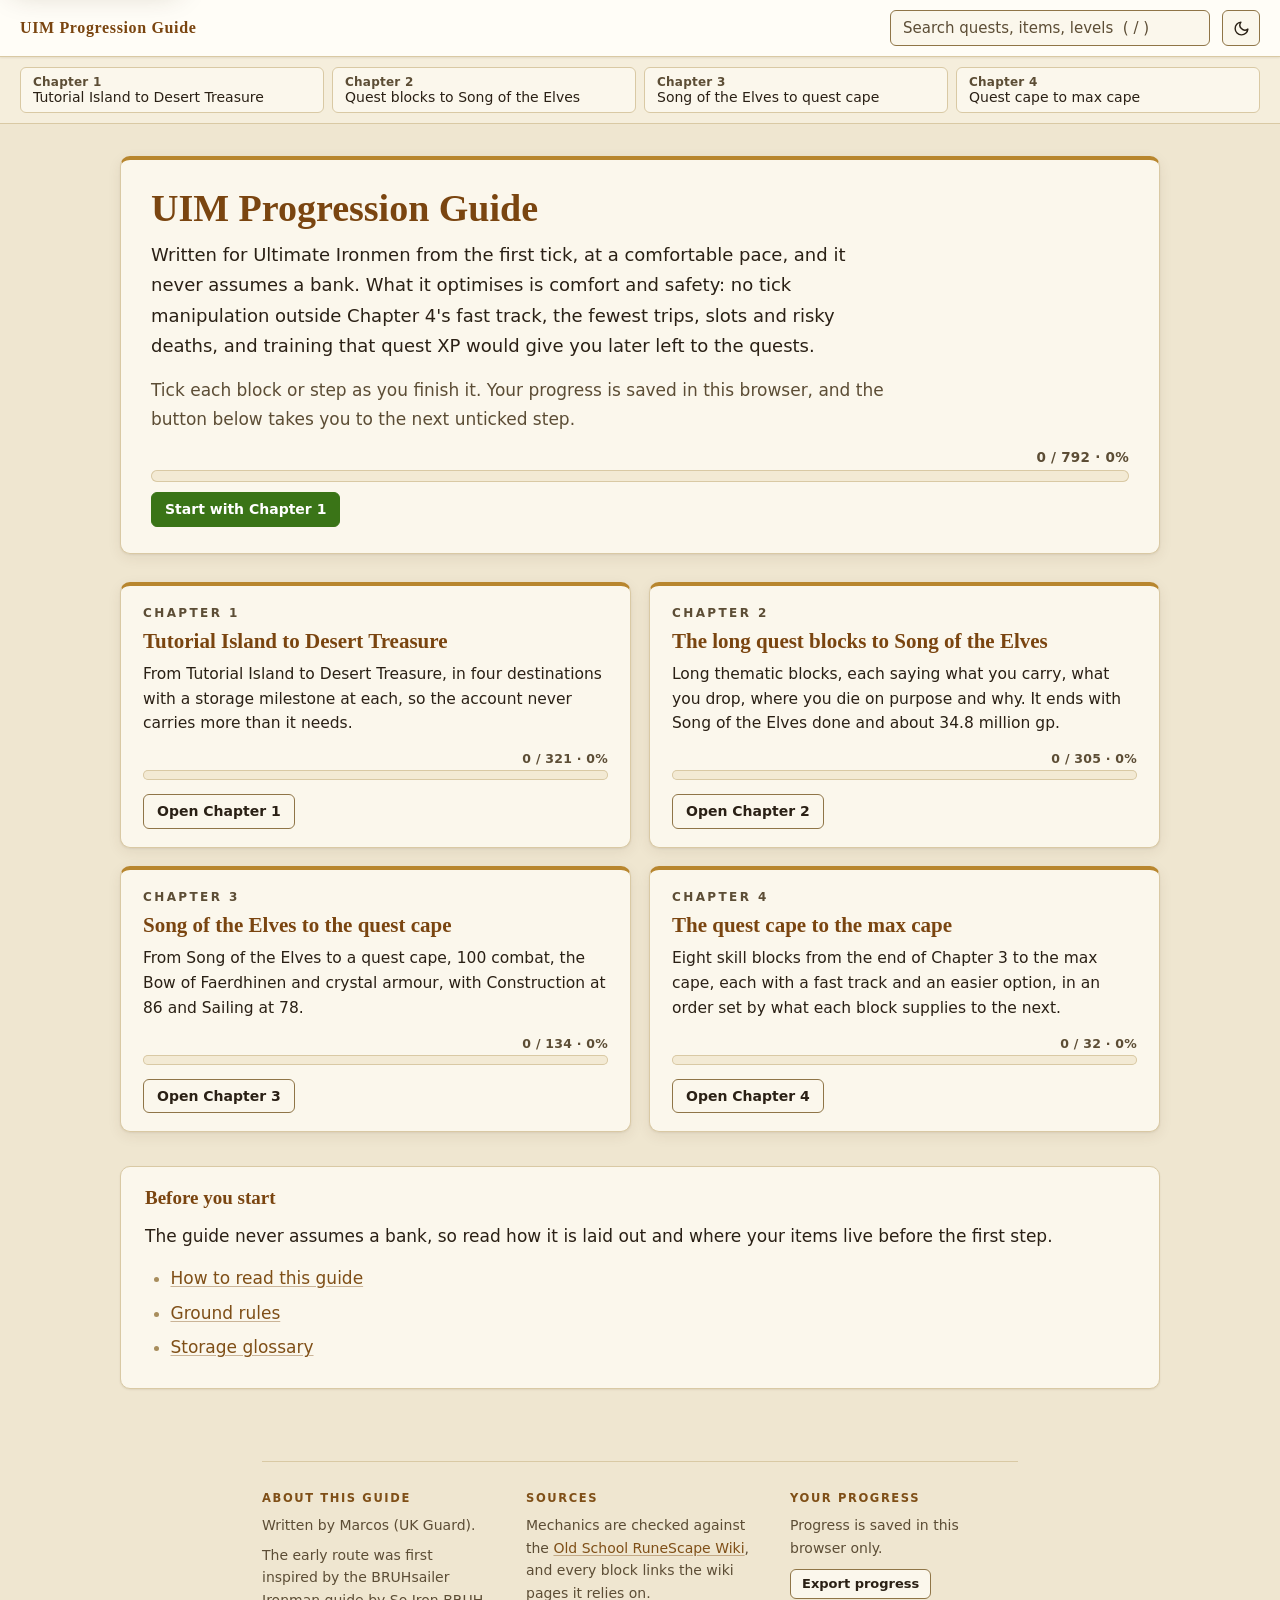
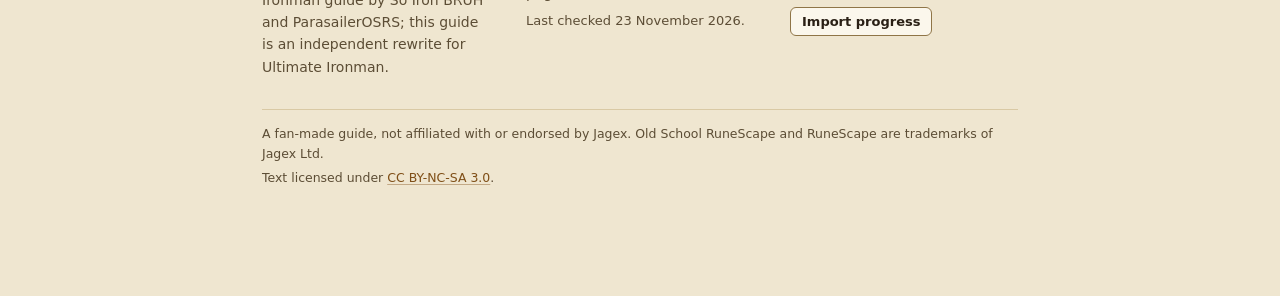
<file: index.html>
<!DOCTYPE html>
<html lang="en">
<head>
<meta charset="utf-8">
<meta http-equiv="Content-Security-Policy" content="default-src 'self'; script-src 'self'; style-src 'self' https://fonts.googleapis.com; font-src https://fonts.gstatic.com; img-src 'self' data:; connect-src 'self'; object-src 'none'; base-uri 'none'; form-action 'none'; upgrade-insecure-requests">
<meta name="referrer" content="strict-origin-when-cross-origin">
<meta name="viewport" content="width=device-width, initial-scale=1">
<title>UIM Progression Guide: Ultimate Ironman from Tutorial Island to the max cape</title>
<meta name="description" content="A comfort-first Ultimate Ironman progression guide for Old School RuneScape, from Tutorial Island to the max cape, with no bank assumed and every step checked against the OSRS Wiki.">
<meta name="author" content="Marcos (UK Guard)">
<link rel="canonical" href="https://uimguide.github.io/uim-guide/">
<meta property="og:type" content="website">
<meta property="og:site_name" content="UIM Progression Guide">
<meta property="og:title" content="UIM Progression Guide: Ultimate Ironman from Tutorial Island to the max cape">
<meta property="og:description" content="A comfort-first Ultimate Ironman progression guide for Old School RuneScape, from Tutorial Island to the max cape, with no bank assumed and every step checked against the OSRS Wiki.">
<meta property="og:url" content="https://uimguide.github.io/uim-guide/">
<meta property="og:image" content="https://uimguide.github.io/uim-guide/og-image.png">
<meta property="og:image:width" content="1200">
<meta property="og:image:height" content="630">
<meta property="og:image:alt" content="UIM Progression Guide: an Ultimate Ironman route for Old School RuneScape, from the first tick to the max cape.">
<meta name="twitter:card" content="summary_large_image">
<meta name="twitter:image" content="https://uimguide.github.io/uim-guide/og-image.png">
<meta name="theme-color" content="#efe6d0" media="(prefers-color-scheme: light)">
<meta name="theme-color" content="#16120c" media="(prefers-color-scheme: dark)">
<link rel="icon" href="favicon-32.png" sizes="32x32" type="image/png">
<link rel="icon" href="favicon.svg" type="image/svg+xml">
<link rel="apple-touch-icon" href="apple-touch-icon.png">
<script src="assets/theme.js"></script>
<link rel="preconnect" href="https://fonts.googleapis.com">
<link href="https://fonts.googleapis.com/css2?family=Cinzel:wght@600;700&family=Inter:wght@400..700&display=swap" rel="stylesheet">
<link rel="stylesheet" href="assets/style.css">
</head>
<body class="home">
<a class="skip" href="#main">Skip to content</a>
<div class="topbar">
  
  <a class="brand" href="index.html">UIM Progression Guide</a>
  <div class="grow"></div>
  <div class="search" role="search"><label class="sr" for="q">Search the guide</label><input id="q" type="search" placeholder="Search quests, items, levels  ( / )" autocomplete="off"><div class="sresults" id="sresults" hidden></div></div>
  <button id="theme" type="button" aria-label="Switch theme"></button>
  
</div>
<nav class="chapbar" aria-label="Chapters"><a href="chapter-1.html" title="Chapter 1: Tutorial Island to Desert Treasure"><span class="cn">Chapter 1</span><span class="ct">Tutorial Island to Desert Treasure</span></a><a href="chapter-2.html" title="Chapter 2: Quest blocks to Song of the Elves"><span class="cn">Chapter 2</span><span class="ct">Quest blocks to Song of the Elves</span></a><a href="chapter-3.html" title="Chapter 3: Song of the Elves to quest cape"><span class="cn">Chapter 3</span><span class="ct">Song of the Elves to quest cape</span></a><a href="chapter-4.html" title="Chapter 4: Quest cape to max cape"><span class="cn">Chapter 4</span><span class="ct">Quest cape to max cape</span></a></nav>
<main class="main" id="main" tabindex="-1">
  <section class="hero">
    <h1>UIM Progression Guide</h1>
    <p class="lede">Written for Ultimate Ironmen from the first tick, at a comfortable pace, and it never assumes a bank. What it optimises is comfort and safety: no tick manipulation outside Chapter 4's fast track, the fewest trips, slots and risky deaths, and training that quest XP would give you later left to the quests.</p>
    <p>Tick each block or step as you finish it. Your progress is saved in this browser, and the button below takes you to the next unticked step.</p>
    <div class="xpbar" id="allbar"><span class="xpfill"></span><span class="xplabel"></span></div>
    <div class="hero-actions"><a class="btn primary" id="go" href="chapter-1.html">Start with Chapter 1</a></div>
  </section>
  <div class="chgrid"><article class="chcard" data-ch="ch1" data-total="321">
  <span class="kicker">Chapter 1</span>
  <h2>Tutorial Island to Desert Treasure</h2>
  <p>From Tutorial Island to Desert Treasure, in four destinations with a storage milestone at each, so the account never carries more than it needs.</p>
  <div class="xpbar"><span class="xpfill"></span><span class="xplabel"></span></div>
  <a class="btn" href="chapter-1.html">Open Chapter 1</a>
</article><article class="chcard" data-ch="ch2" data-total="305">
  <span class="kicker">Chapter 2</span>
  <h2>The long quest blocks to Song of the Elves</h2>
  <p>Long thematic blocks, each saying what you carry, what you drop, where you die on purpose and why. It ends with Song of the Elves done and about 34.8 million gp.</p>
  <div class="xpbar"><span class="xpfill"></span><span class="xplabel"></span></div>
  <a class="btn" href="chapter-2.html">Open Chapter 2</a>
</article><article class="chcard" data-ch="ch3" data-total="134">
  <span class="kicker">Chapter 3</span>
  <h2>Song of the Elves to the quest cape</h2>
  <p>From Song of the Elves to a quest cape, 100 combat, the Bow of Faerdhinen and crystal armour, with Construction at 86 and Sailing at 78.</p>
  <div class="xpbar"><span class="xpfill"></span><span class="xplabel"></span></div>
  <a class="btn" href="chapter-3.html">Open Chapter 3</a>
</article><article class="chcard" data-ch="ch4" data-total="32">
  <span class="kicker">Chapter 4</span>
  <h2>The quest cape to the max cape</h2>
  <p>Eight skill blocks from the end of Chapter 3 to the max cape, each with a fast track and an easier option, in an order set by what each block supplies to the next.</p>
  <div class="xpbar"><span class="xpfill"></span><span class="xplabel"></span></div>
  <a class="btn" href="chapter-4.html">Open Chapter 4</a>
</article></div>
  <section class="homebox">
    <h2>Before you start</h2>
    <p>The guide never assumes a bank, so read how it is laid out and where your items live before the first step.</p>
    <ul><li><a href="chapter-1.html#ch1-s1-h">How to read this guide</a></li><li><a href="chapter-1.html#ch1-b1-h">Ground rules</a></li><li><a href="chapter-1.html#ch1-b4-h">Storage glossary</a></li></ul>
  </section>
  <footer class="site-footer">
  <div class="sf-grid">
    <section class="sf-col" aria-labelledby="sf-about">
      <h2 class="sf-h" id="sf-about">About this guide</h2>
      <p>Written by Marcos (UK Guard).</p>
      <p>The early route was first inspired by the BRUHsailer Ironman guide by So Iron BRUH and ParasailerOSRS; this guide is an independent rewrite for Ultimate Ironman.</p>
    </section>
    <section class="sf-col" aria-labelledby="sf-sources">
      <h2 class="sf-h" id="sf-sources">Sources</h2>
      <p>Mechanics are checked against the <a href="https://oldschool.runescape.wiki/">Old School RuneScape Wiki</a>, and every block links the wiki pages it relies on.</p>
      <p class="sf-meta">Last checked 23 November 2026.</p>
    </section>
    <section class="sf-col" aria-labelledby="sf-progress">
      <h2 class="sf-h" id="sf-progress">Your progress</h2>
      <p>Progress is saved in this browser only.</p>
      <div class="sf-actions"><button type="button" data-progress="export">Export progress</button><button type="button" data-progress="import">Import progress</button><input type="file" id="progress-file" accept=".json,application/json" hidden></div>
      <p class="sf-status" id="progress-status" role="status" aria-live="polite"></p>
    </section>
  </div>
  <div class="sf-legal">
    <p>A fan-made guide, not affiliated with or endorsed by Jagex. Old School RuneScape and RuneScape are trademarks of Jagex Ltd.</p>
    <p>Text licensed under <a href="https://creativecommons.org/licenses/by-nc-sa/3.0/" rel="license noopener">CC BY-NC-SA 3.0</a>.</p>
  </div>
</footer>
</main>
<script src="assets/site.js"></script>
<script src="assets/home.js"></script>
<script src="assets/ux.js"></script>
</body>
</html>
</file>
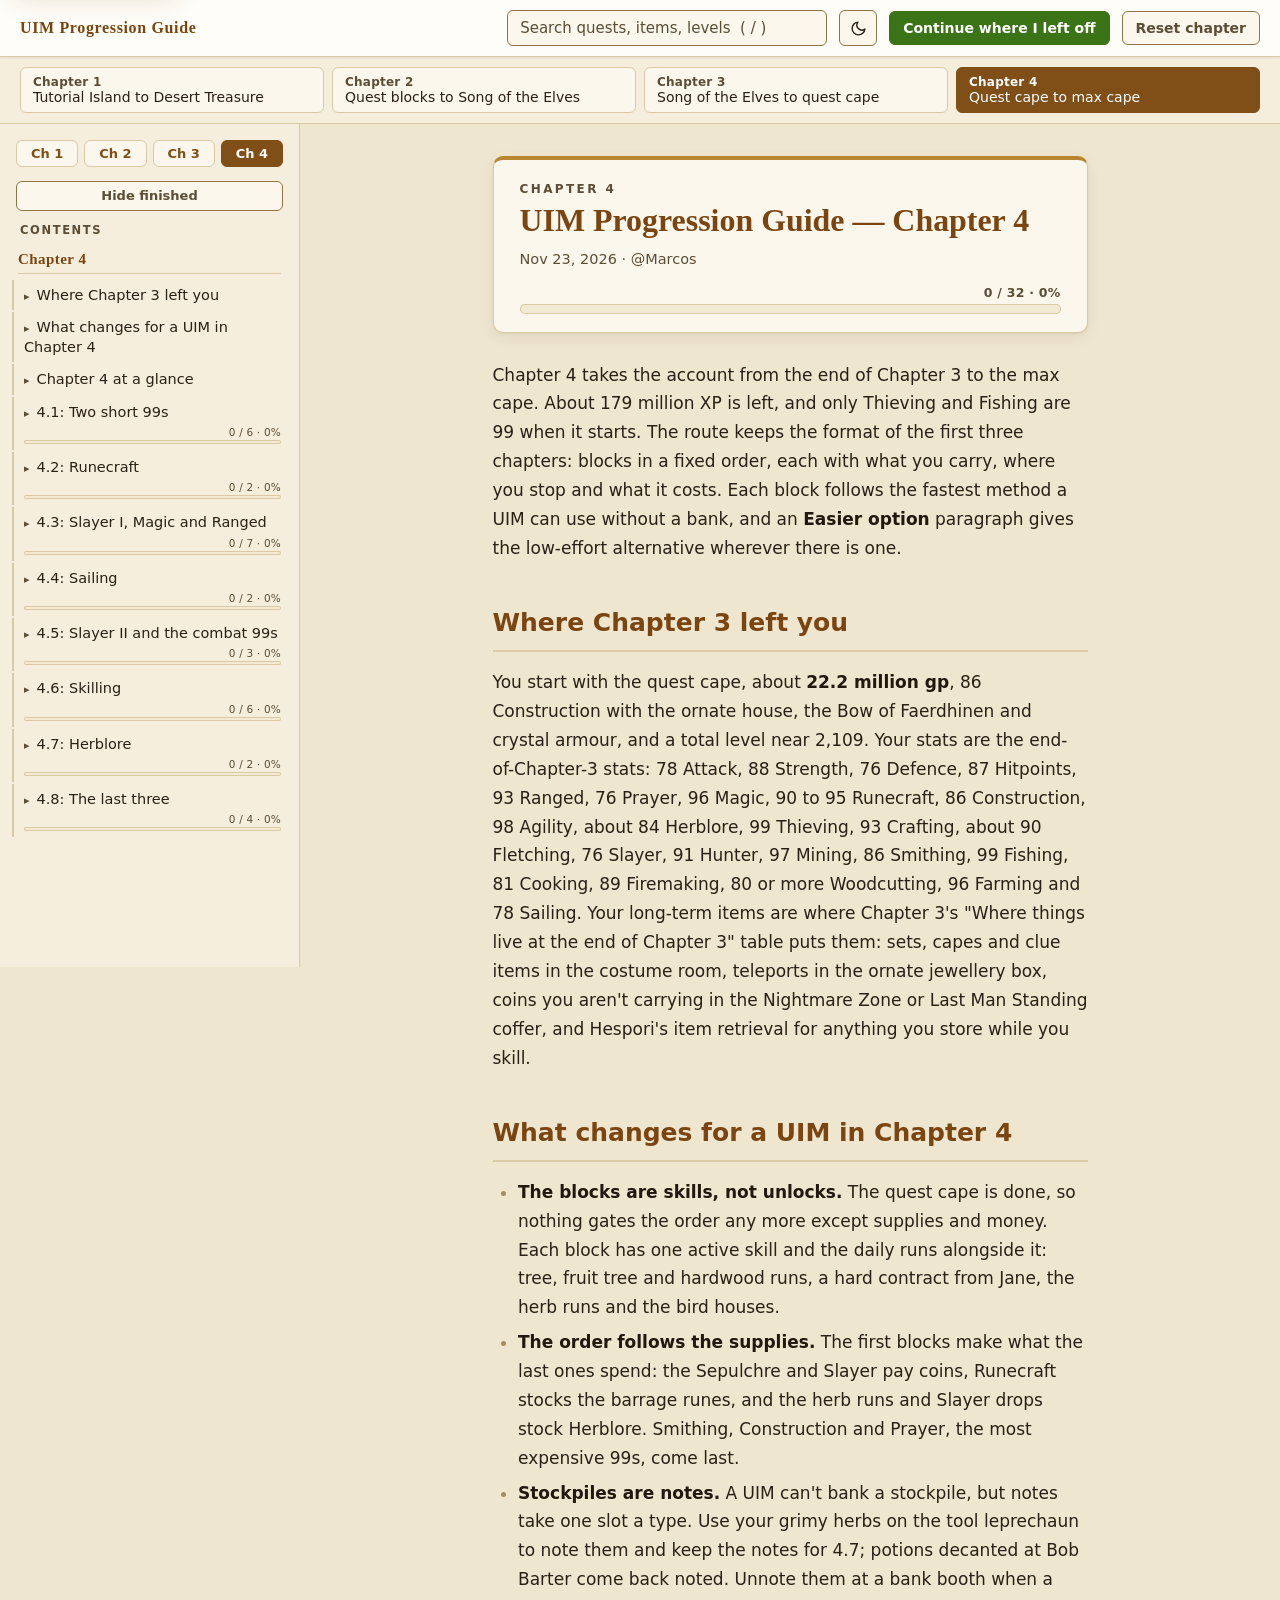
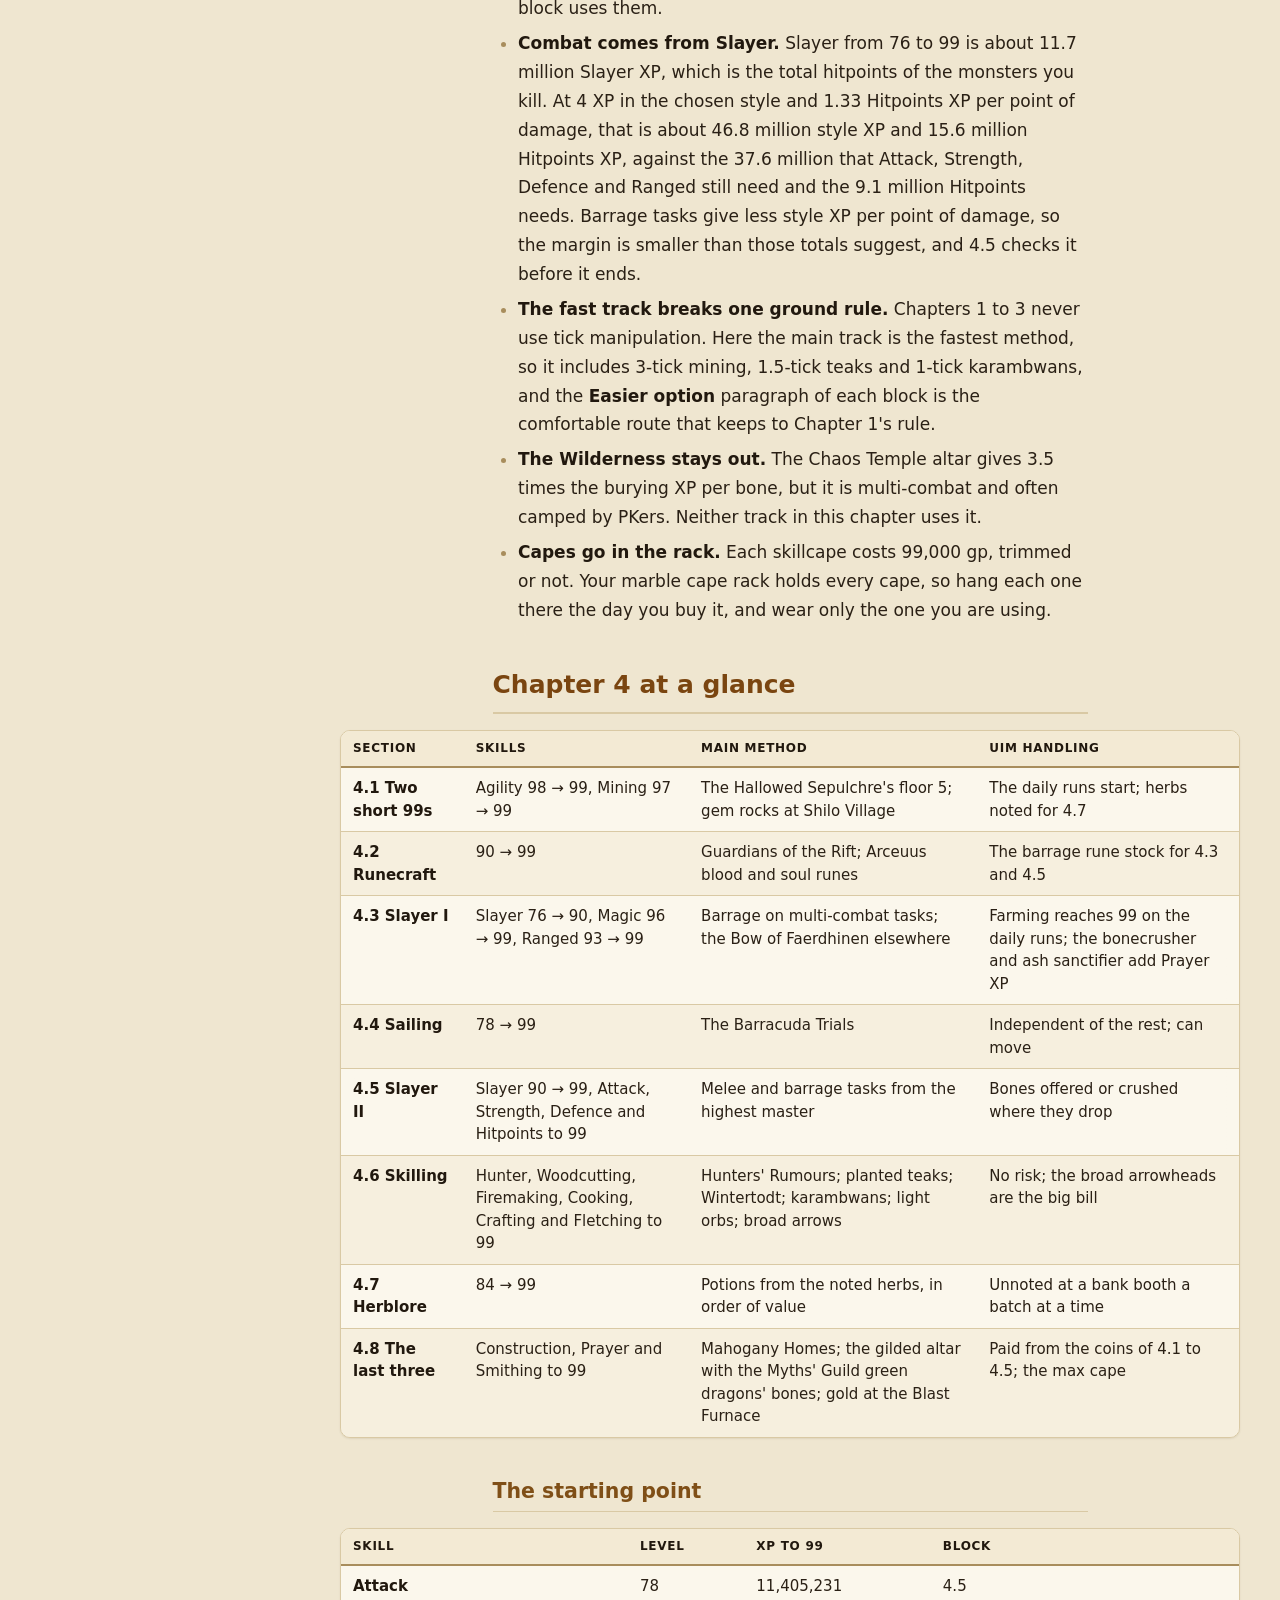
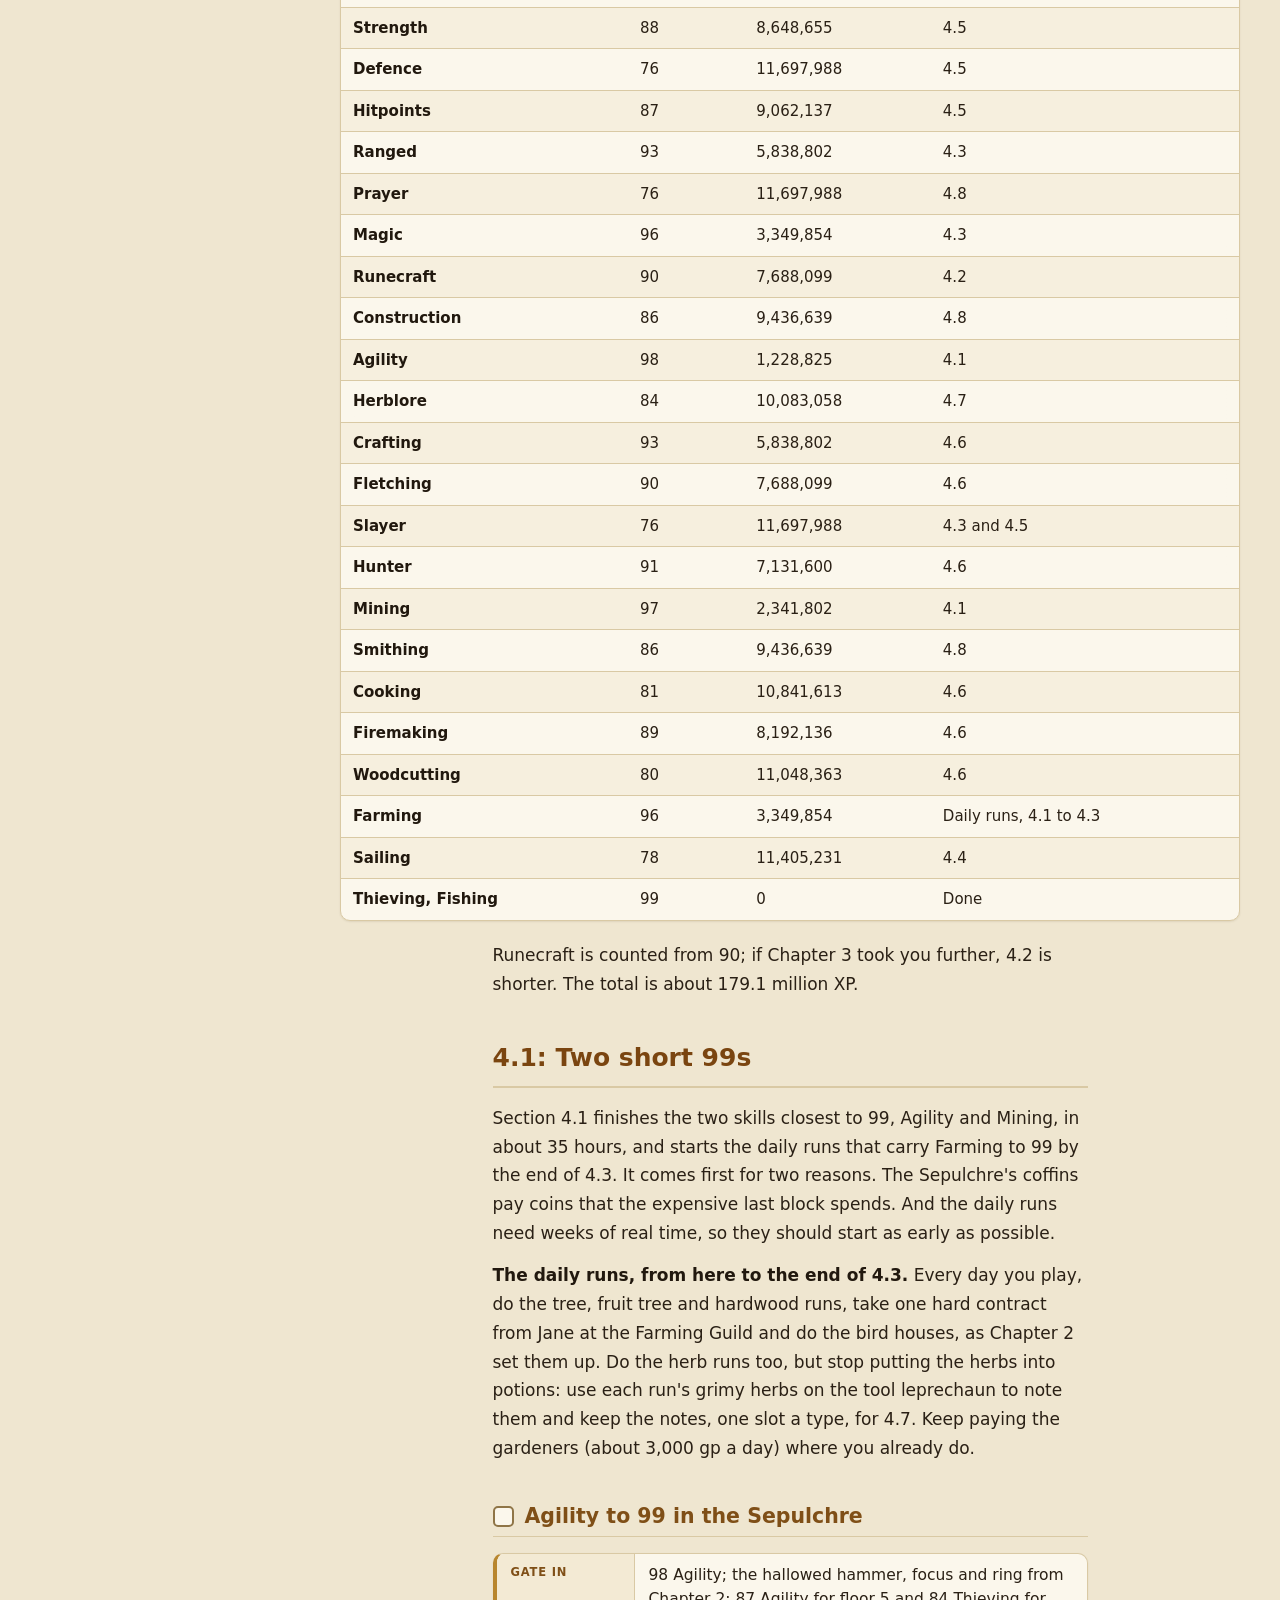
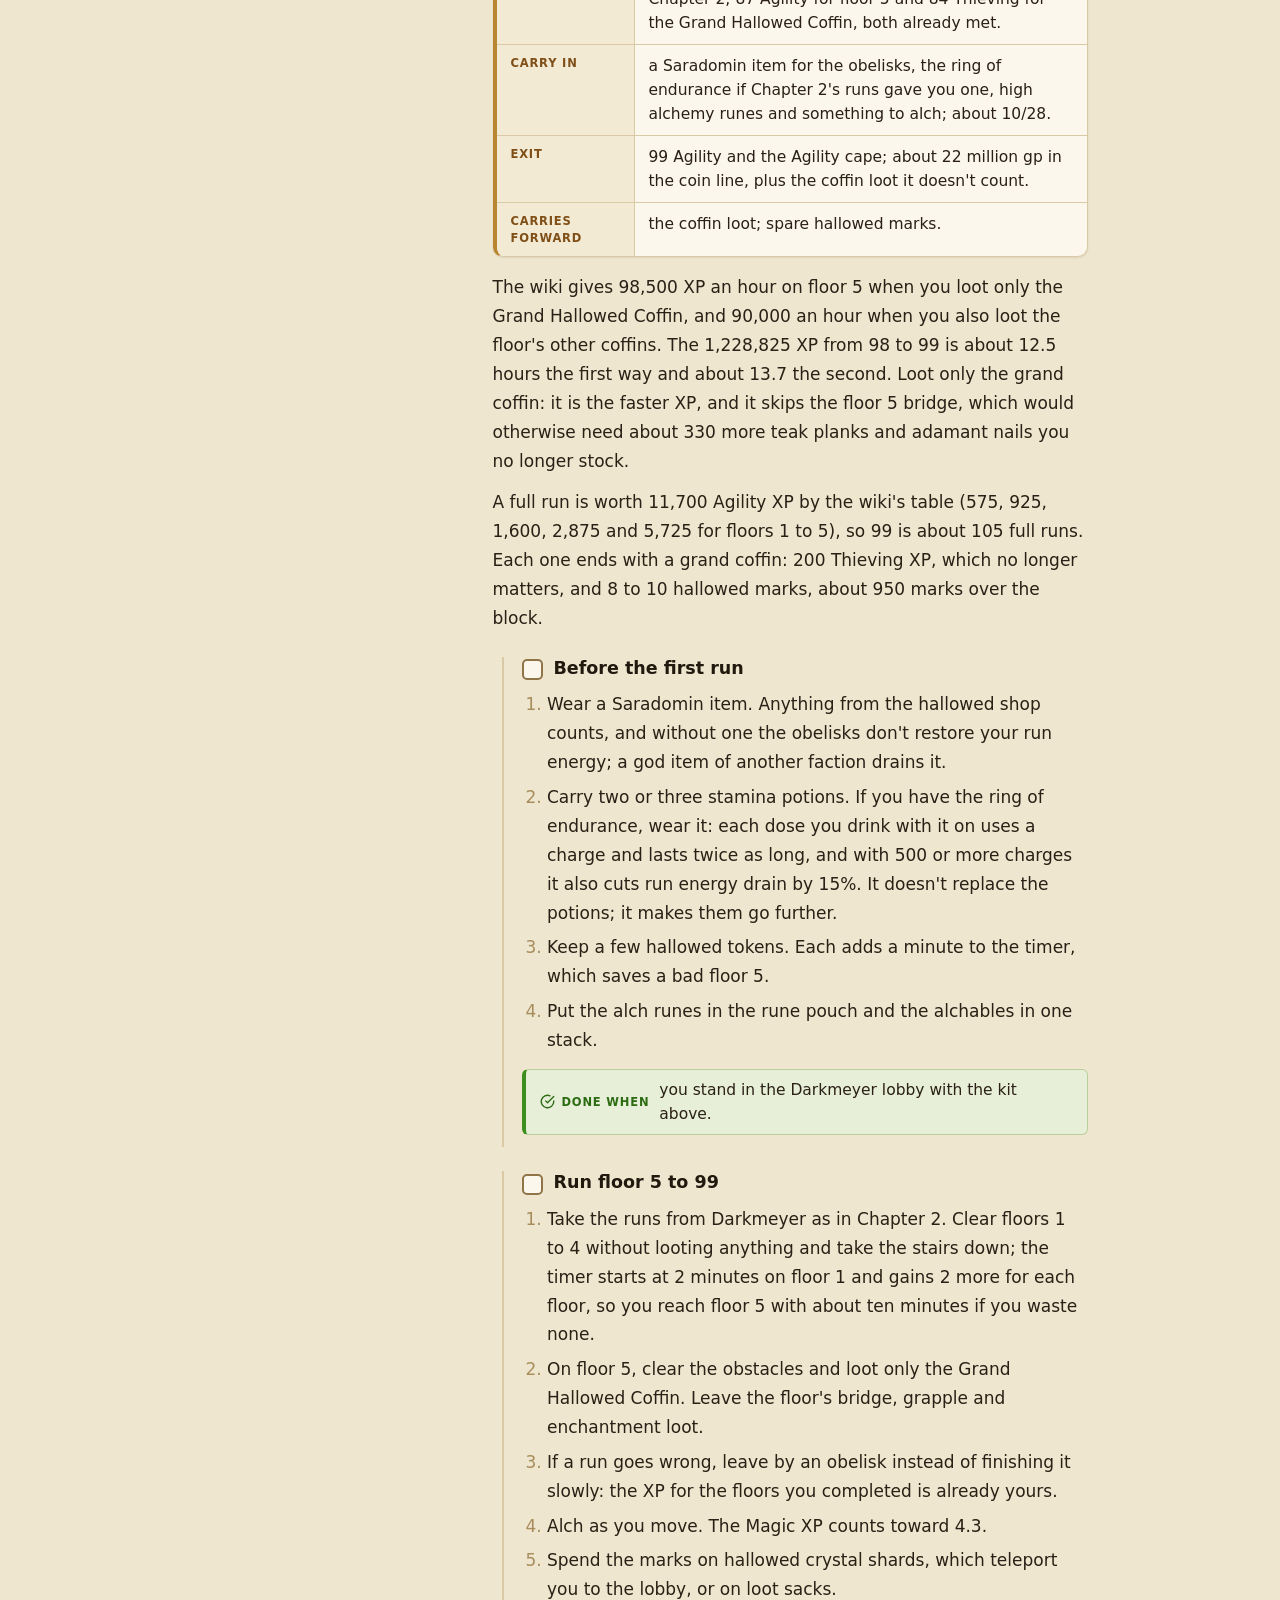
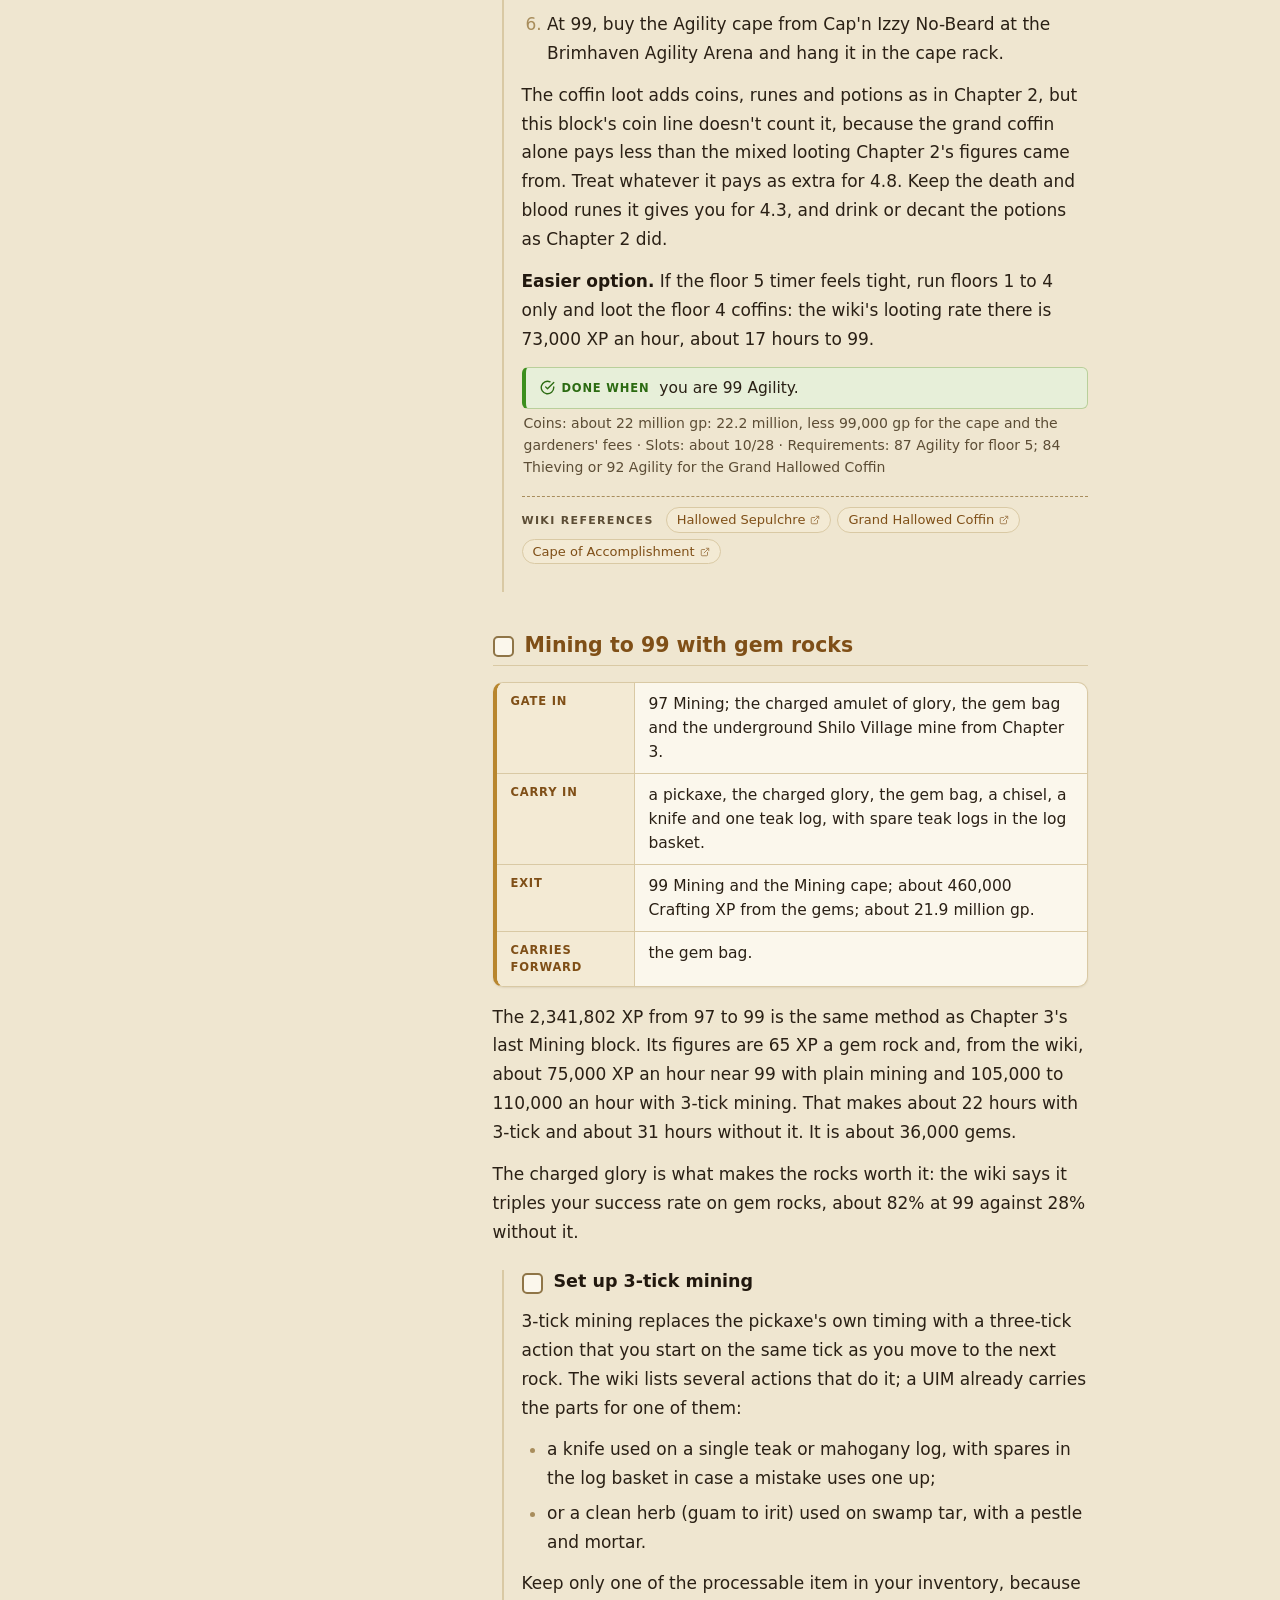
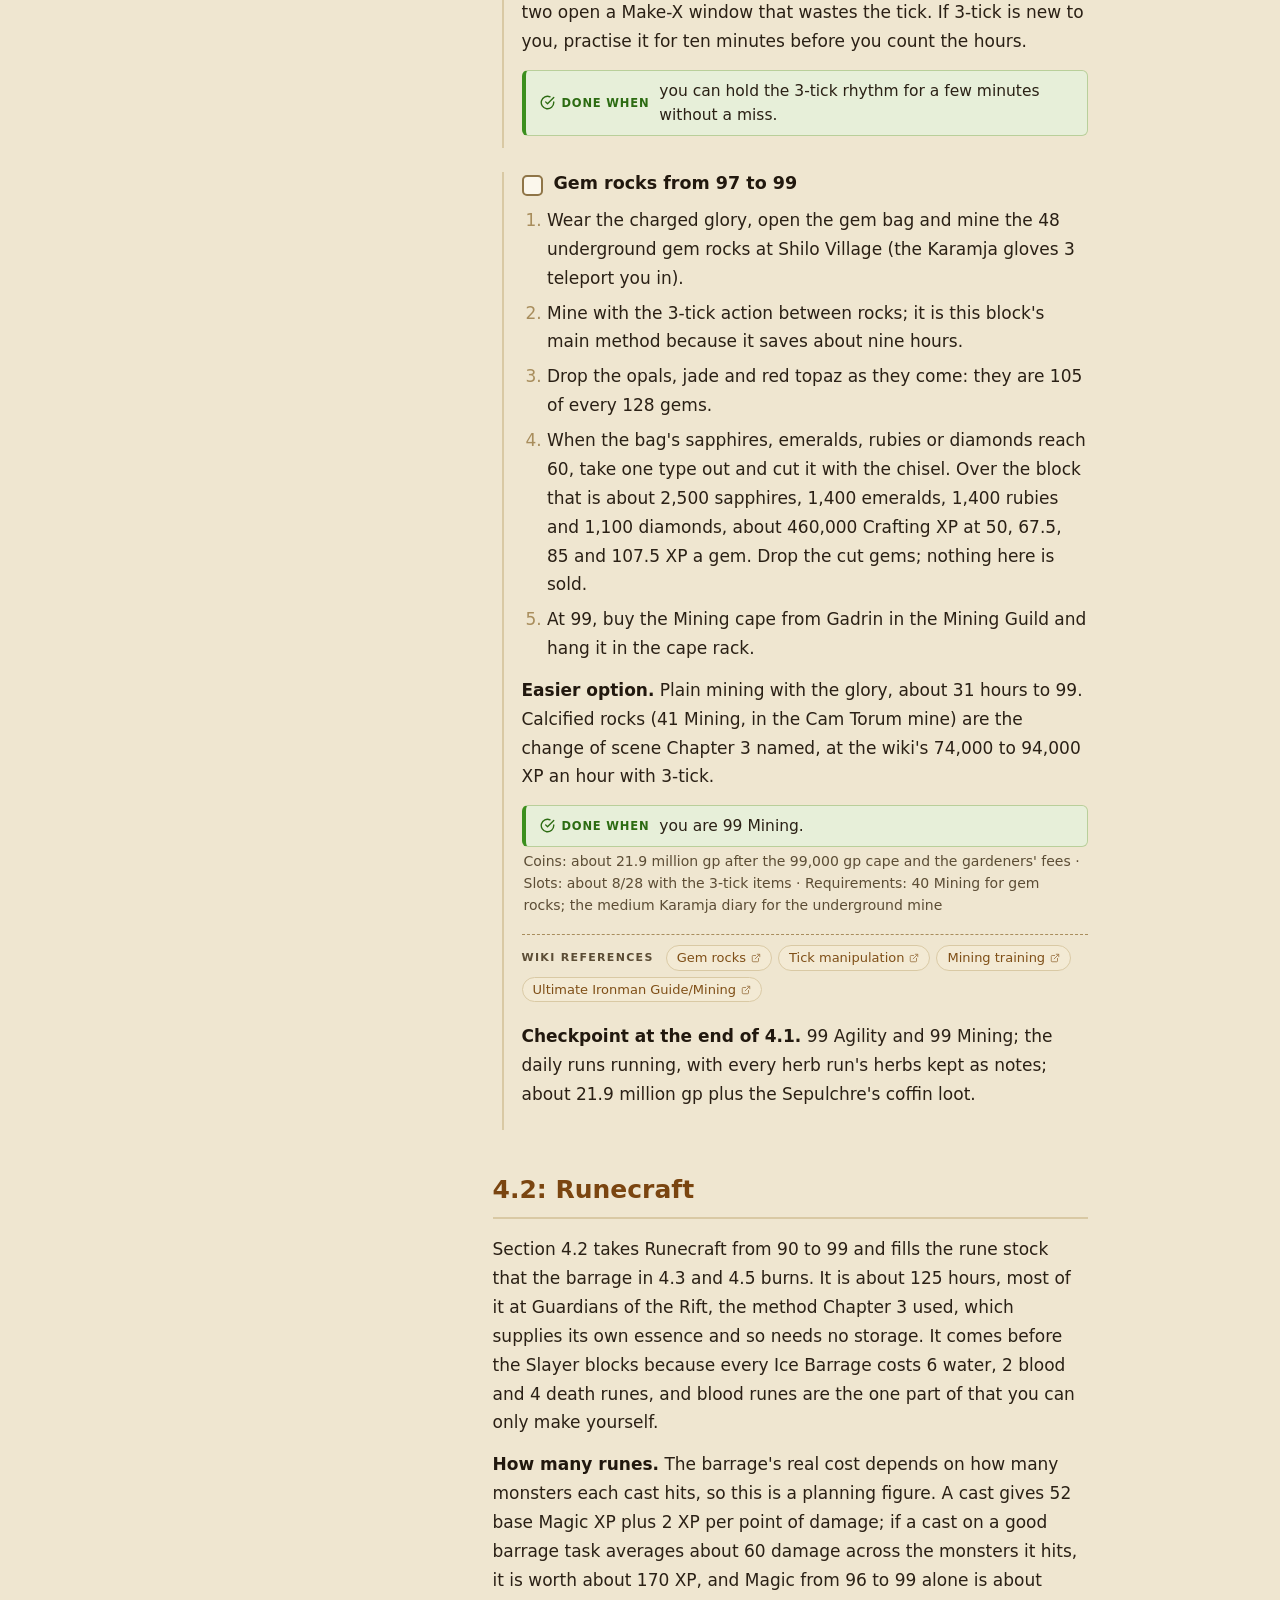
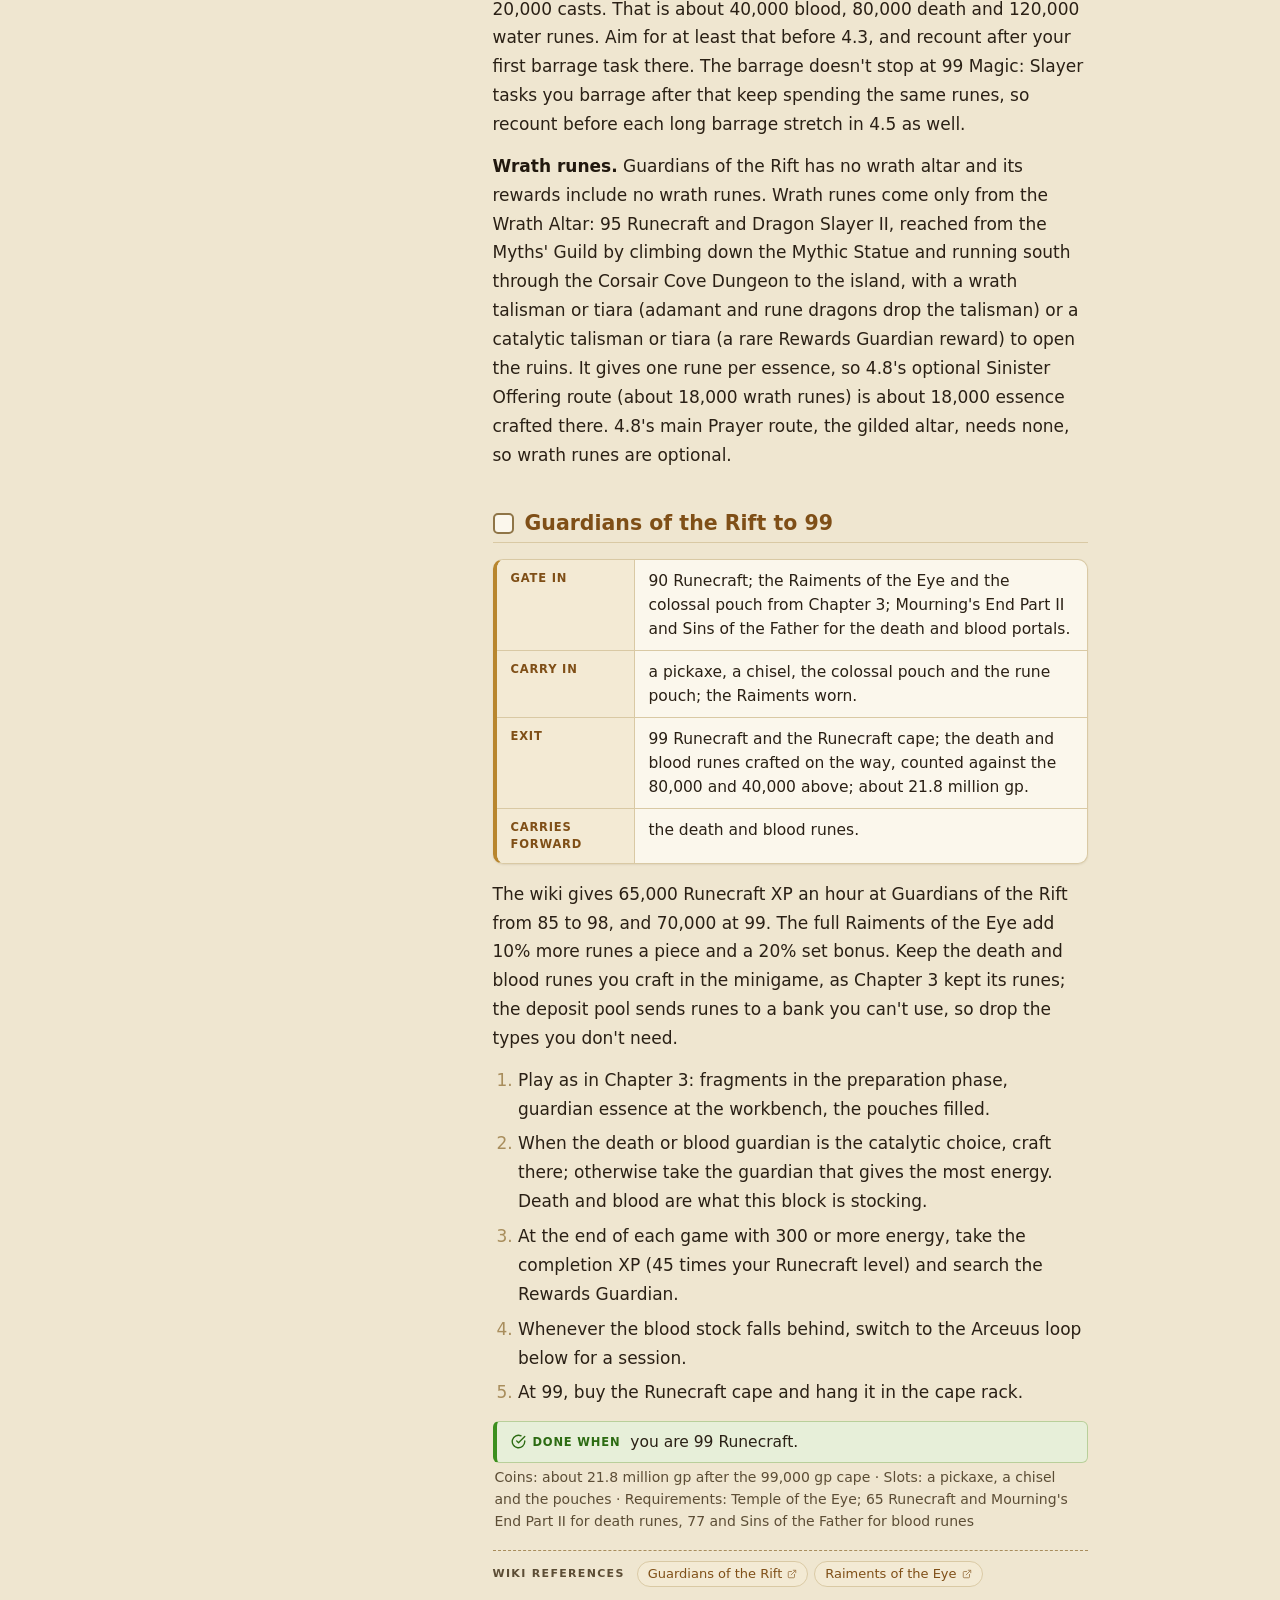
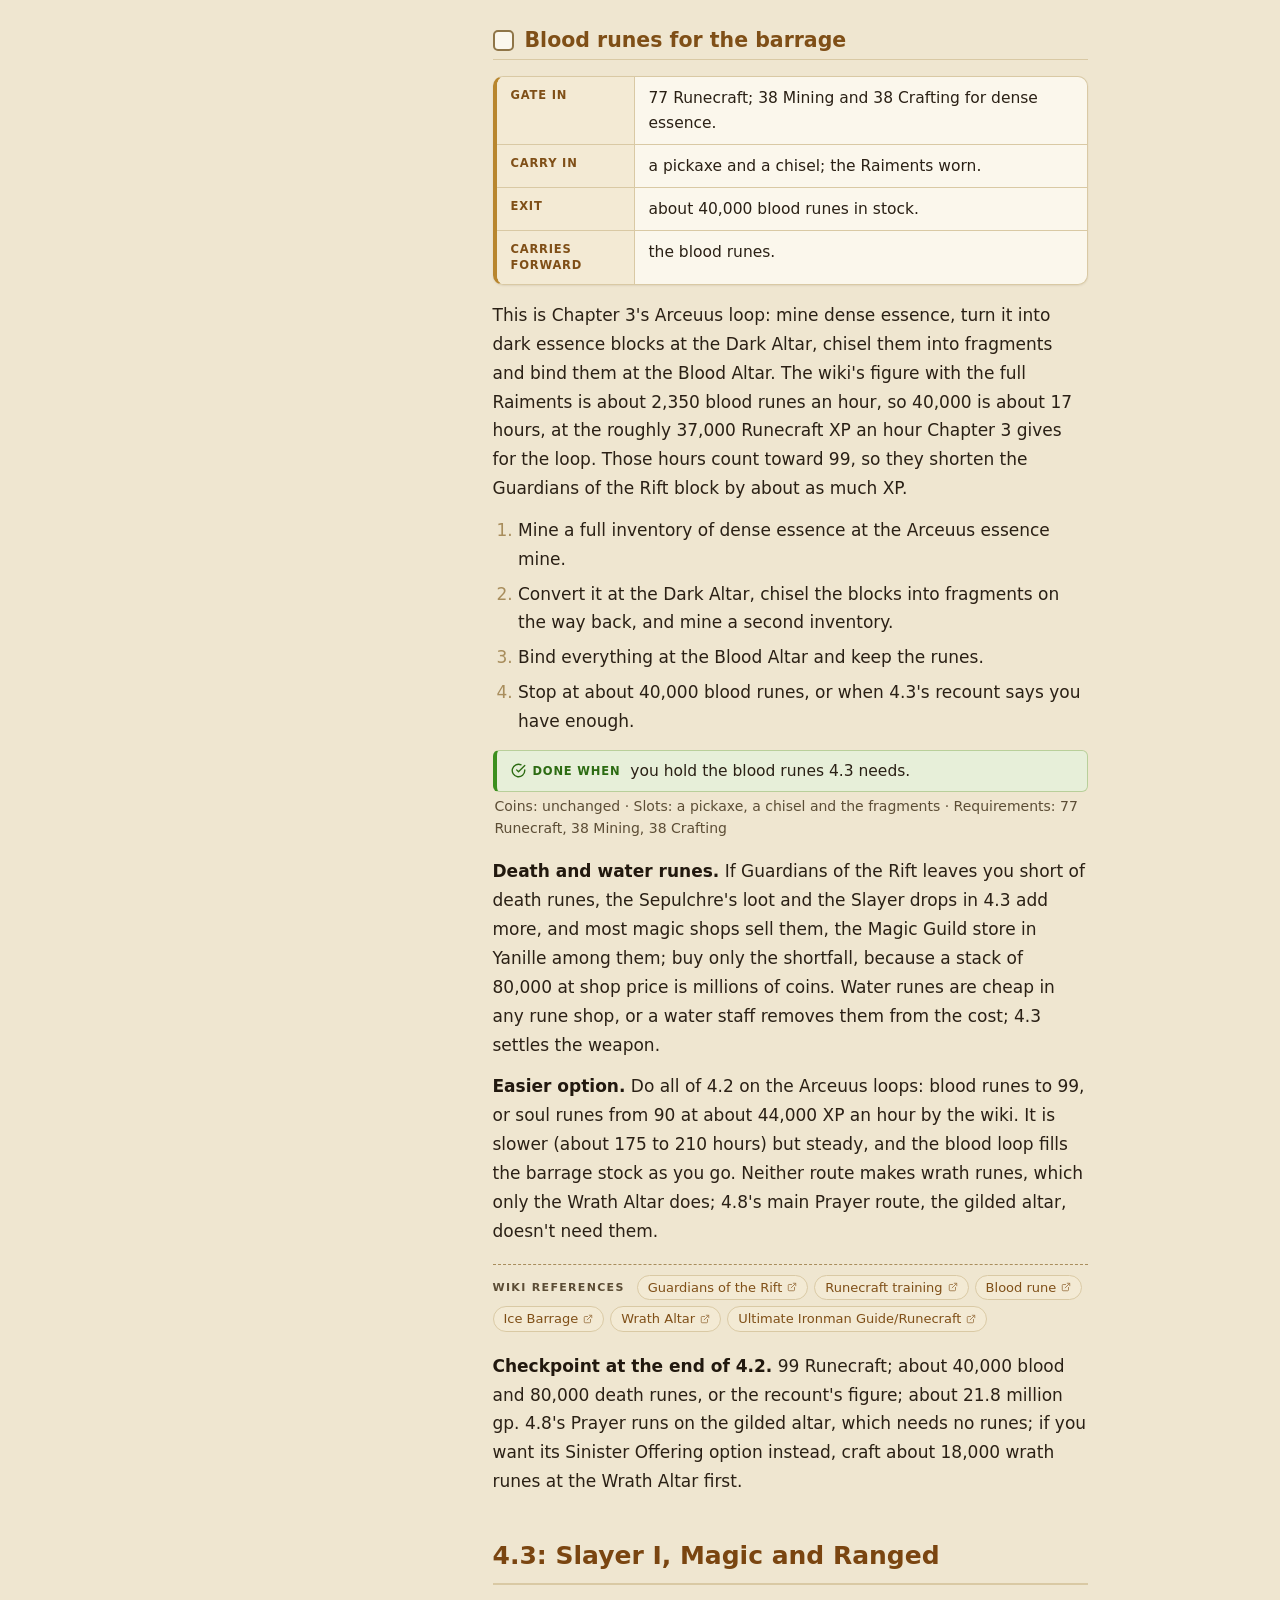
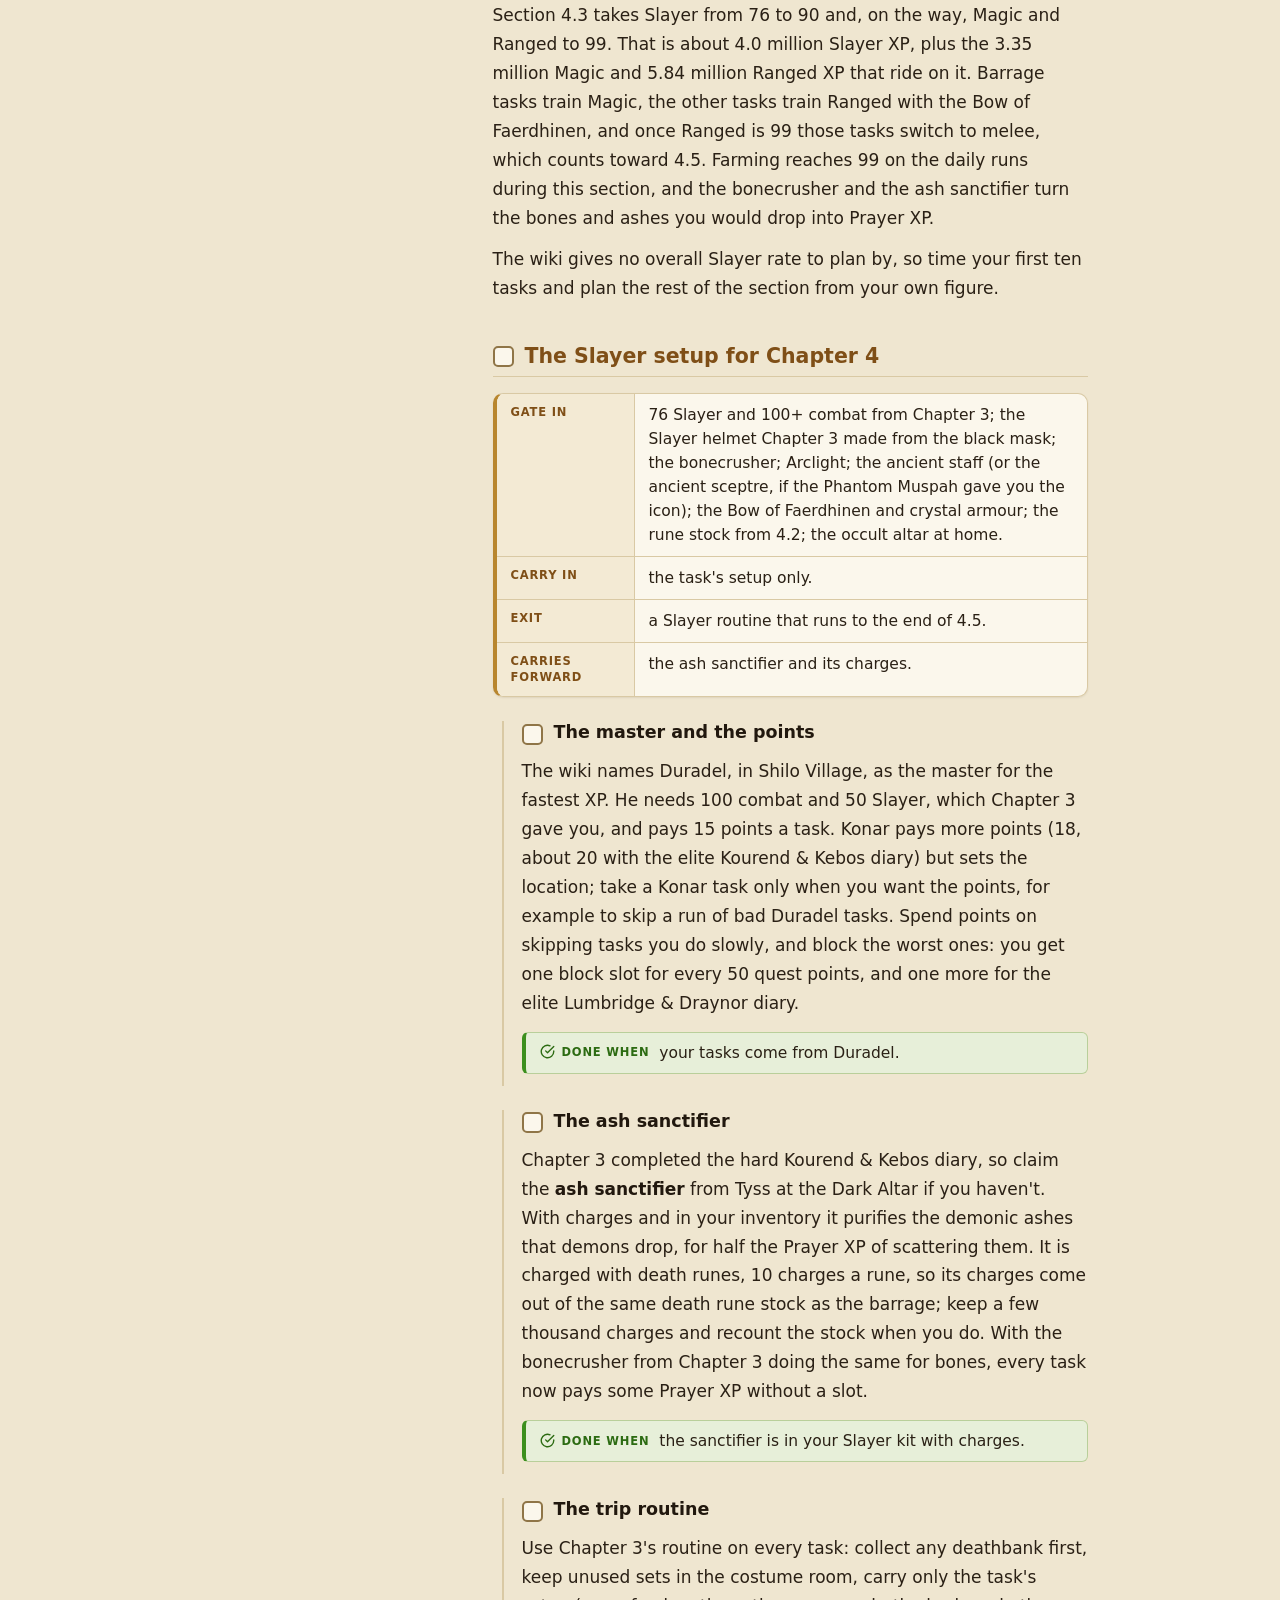
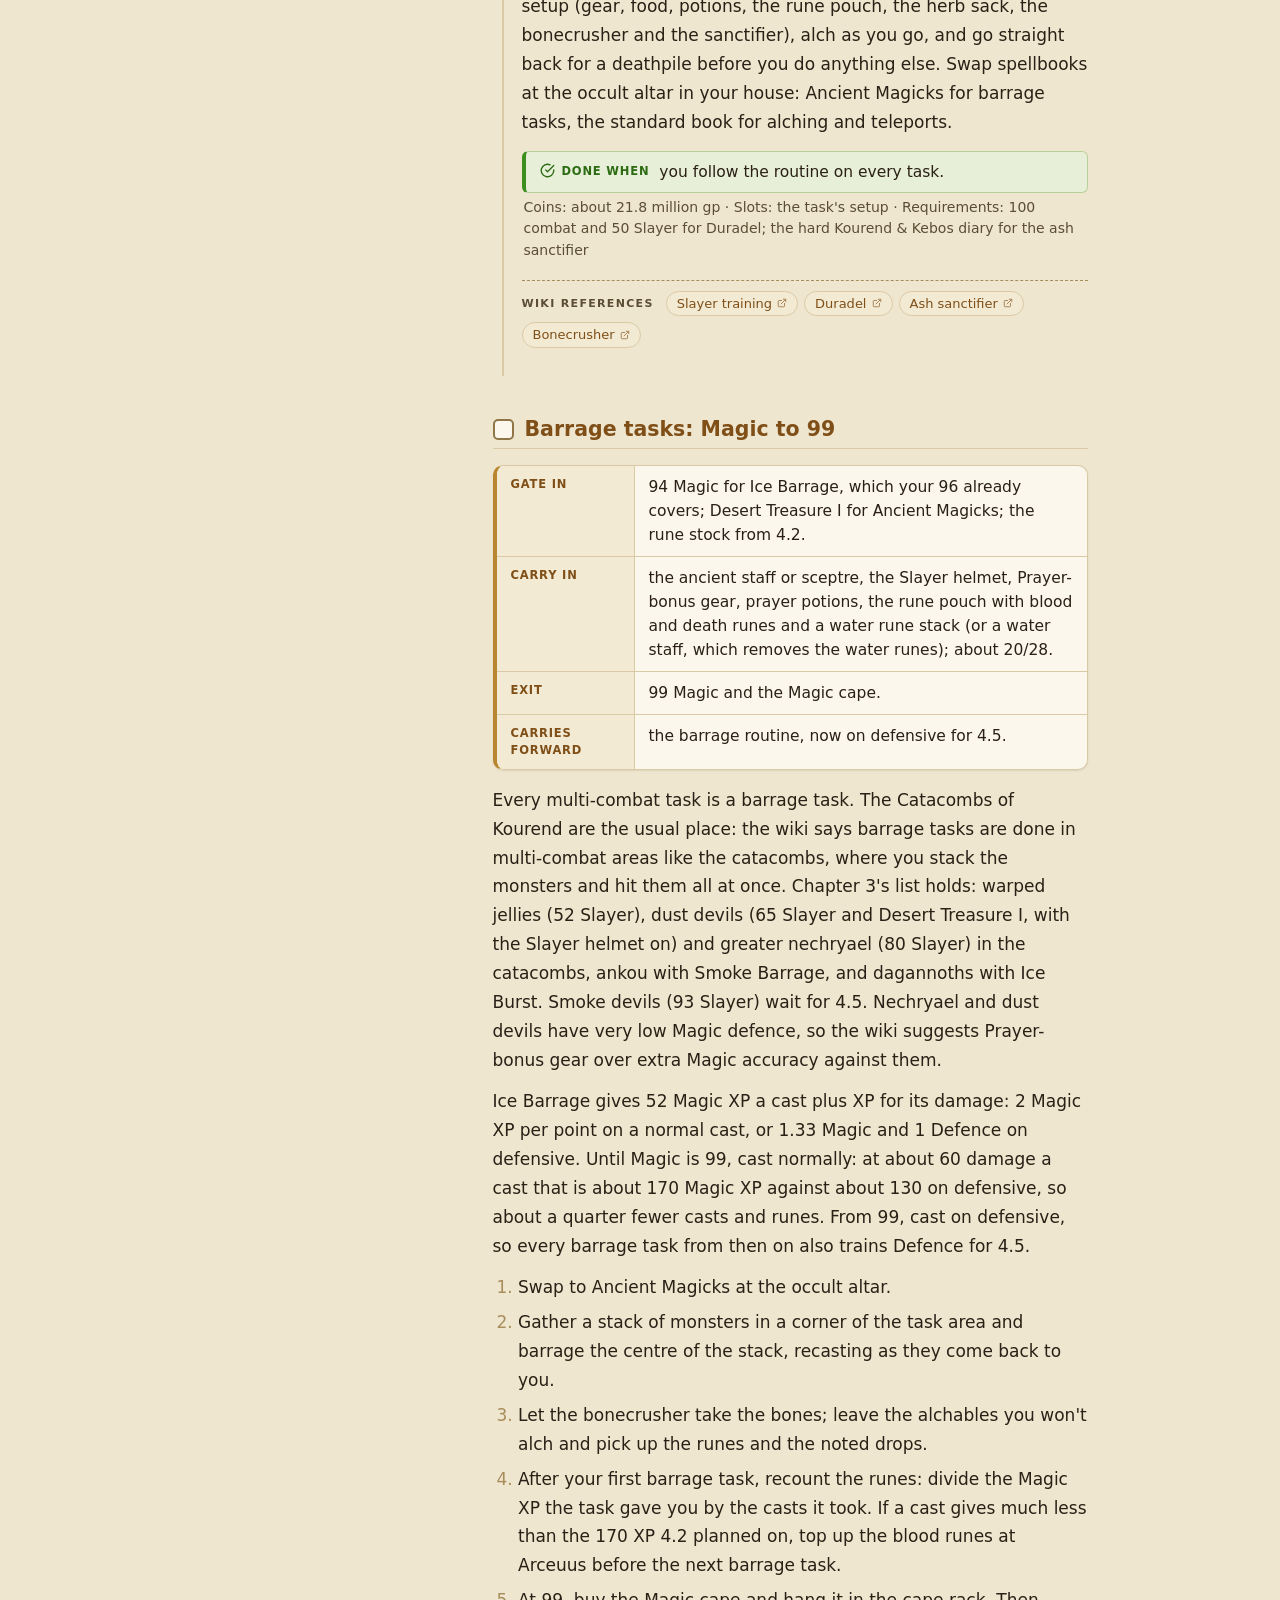
<file: chapter-4.html>
<!DOCTYPE html>
<html lang="en">
<head>
<meta charset="utf-8">
<meta http-equiv="Content-Security-Policy" content="default-src 'self'; script-src 'self'; style-src 'self' https://fonts.googleapis.com; font-src https://fonts.gstatic.com; img-src 'self' data:; connect-src 'self'; object-src 'none'; base-uri 'none'; form-action 'none'; upgrade-insecure-requests">
<meta name="referrer" content="strict-origin-when-cross-origin">
<meta name="viewport" content="width=device-width, initial-scale=1">
<title>Chapter 4: The quest cape to the max cape · UIM Progression Guide</title>
<meta name="description" content="Eight skill blocks from the end of Chapter 3 to the max cape, each with a fast track and an easier option, in an order set by what each block supplies to the next.">
<meta name="author" content="Marcos (UK Guard)">
<link rel="canonical" href="https://uimguide.github.io/uim-guide/chapter-4.html">
<meta property="og:type" content="website">
<meta property="og:site_name" content="UIM Progression Guide">
<meta property="og:title" content="Chapter 4: The quest cape to the max cape · UIM Progression Guide">
<meta property="og:description" content="Eight skill blocks from the end of Chapter 3 to the max cape, each with a fast track and an easier option, in an order set by what each block supplies to the next.">
<meta property="og:url" content="https://uimguide.github.io/uim-guide/chapter-4.html">
<meta property="og:image" content="https://uimguide.github.io/uim-guide/og-image.png">
<meta property="og:image:width" content="1200">
<meta property="og:image:height" content="630">
<meta property="og:image:alt" content="UIM Progression Guide: an Ultimate Ironman route for Old School RuneScape, from the first tick to the max cape.">
<meta name="twitter:card" content="summary_large_image">
<meta name="twitter:image" content="https://uimguide.github.io/uim-guide/og-image.png">
<meta name="theme-color" content="#efe6d0" media="(prefers-color-scheme: light)">
<meta name="theme-color" content="#16120c" media="(prefers-color-scheme: dark)">
<link rel="icon" href="favicon-32.png" sizes="32x32" type="image/png">
<link rel="icon" href="favicon.svg" type="image/svg+xml">
<link rel="apple-touch-icon" href="apple-touch-icon.png">
<script src="assets/theme.js"></script>
<link rel="preconnect" href="https://fonts.googleapis.com">
<link href="https://fonts.googleapis.com/css2?family=Cinzel:wght@600;700&family=Inter:wght@400..700&display=swap" rel="stylesheet">
<link rel="stylesheet" href="assets/style.css">
</head>
<body data-chapter="ch4" data-next="">
<a class="skip" href="#main">Skip to content</a>
<div class="topbar">
  <button id="menu-toggle" aria-label="Contents">☰ Contents</button>
  <a class="brand" href="index.html">UIM Progression Guide</a>
  <div class="grow"></div>
  <div class="search" role="search"><label class="sr" for="q">Search the guide</label><input id="q" type="search" placeholder="Search quests, items, levels  ( / )" autocomplete="off"><div class="sresults" id="sresults" hidden></div></div>
  <button id="theme" type="button" aria-label="Switch theme"></button>
  <button id="resume"><span class="lg">Continue where I left off</span><span class="sm">Continue</span></button><button id="reset"><span class="lg">Reset chapter</span><span class="sm">Reset</span></button>
</div>
<nav class="chapbar" aria-label="Chapters"><a href="chapter-1.html" title="Chapter 1: Tutorial Island to Desert Treasure"><span class="cn">Chapter 1</span><span class="ct">Tutorial Island to Desert Treasure</span></a><a href="chapter-2.html" title="Chapter 2: Quest blocks to Song of the Elves"><span class="cn">Chapter 2</span><span class="ct">Quest blocks to Song of the Elves</span></a><a href="chapter-3.html" title="Chapter 3: Song of the Elves to quest cape"><span class="cn">Chapter 3</span><span class="ct">Song of the Elves to quest cape</span></a><a href="chapter-4.html" title="Chapter 4: Quest cape to max cape" aria-current="page"><span class="cn">Chapter 4</span><span class="ct">Quest cape to max cape</span></a></nav>
<div class="layout">
  <aside class="sidebar" id="sidebar">
    <div class="side-chapters"><a href="chapter-1.html">Ch 1</a><a href="chapter-2.html">Ch 2</a><a href="chapter-3.html">Ch 3</a><a href="chapter-4.html" aria-current="page">Ch 4</a></div>
    <div class="side-title">Contents</div>
    <div class="toc-ch"><a href="#ch4">Chapter 4</a></div><details class="toc-sec"><summary><a href="#ch4-s1">Where Chapter 3 left you</a><span class="xpbar mini" data-target="ch4-s1"><span class="xpfill"></span><span class="xplabel"></span></span></summary><ul></ul></details><details class="toc-sec"><summary><a href="#ch4-s2">What changes for a UIM in Chapter 4</a><span class="xpbar mini" data-target="ch4-s2"><span class="xpfill"></span><span class="xplabel"></span></span></summary><ul></ul></details><details class="toc-sec"><summary><a href="#ch4-s3">Chapter 4 at a glance</a><span class="xpbar mini" data-target="ch4-s3"><span class="xpfill"></span><span class="xplabel"></span></span></summary><ul><li><a href="#ch4-b1">The starting point</a></li></ul></details><details class="toc-sec"><summary><a href="#ch4-s4">4.1: Two short 99s</a><span class="xpbar mini" data-target="ch4-s4"><span class="xpfill"></span><span class="xplabel"></span></span></summary><ul><li><a href="#ch4-b2">Agility to 99 in the Sepulchre</a></li><li><a href="#ch4-b3">Mining to 99 with gem rocks</a></li></ul></details><details class="toc-sec"><summary><a href="#ch4-s5">4.2: Runecraft</a><span class="xpbar mini" data-target="ch4-s5"><span class="xpfill"></span><span class="xplabel"></span></span></summary><ul><li><a href="#ch4-b4">Guardians of the Rift to 99</a></li><li><a href="#ch4-b5">Blood runes for the barrage</a></li></ul></details><details class="toc-sec"><summary><a href="#ch4-s6">4.3: Slayer I, Magic and Ranged</a><span class="xpbar mini" data-target="ch4-s6"><span class="xpfill"></span><span class="xplabel"></span></span></summary><ul><li><a href="#ch4-b6">The Slayer setup for Chapter 4</a></li><li><a href="#ch4-b7">Barrage tasks: Magic to 99</a></li><li><a href="#ch4-b8">Bow tasks: Ranged to 99, then melee</a></li><li><a href="#ch4-b9">Farming to 99 on the daily runs</a></li></ul></details><details class="toc-sec"><summary><a href="#ch4-s7">4.4: Sailing</a><span class="xpbar mini" data-target="ch4-s7"><span class="xpfill"></span><span class="xplabel"></span></span></summary><ul><li><a href="#ch4-b10">The Gwenith Glide to 99</a></li></ul></details><details class="toc-sec"><summary><a href="#ch4-s8">4.5: Slayer II and the combat 99s</a><span class="xpbar mini" data-target="ch4-s8"><span class="xpfill"></span><span class="xplabel"></span></span></summary><ul><li><a href="#ch4-b11">Slayer 90 to 99, with melee and defensive barrage</a></li><li><a href="#ch4-b12">The coin check before the last blocks</a></li></ul></details><details class="toc-sec"><summary><a href="#ch4-s9">4.6: Skilling</a><span class="xpbar mini" data-target="ch4-s9"><span class="xpfill"></span><span class="xplabel"></span></span></summary><ul><li><a href="#ch4-b13">Hunter to 99 with Hunters' Rumours</a></li><li><a href="#ch4-b14">Woodcutting to 99 with teaks</a></li><li><a href="#ch4-b15">Firemaking to 99 at Wintertodt</a></li><li><a href="#ch4-b16">Cooking to 99 with karambwans</a></li><li><a href="#ch4-b17">Crafting to 99 with Superglass Make and light orbs</a></li><li><a href="#ch4-b18">Fletching to 99 with broad arrows</a></li></ul></details><details class="toc-sec"><summary><a href="#ch4-s10">4.7: Herblore</a><span class="xpbar mini" data-target="ch4-s10"><span class="xpfill"></span><span class="xplabel"></span></span></summary><ul><li><a href="#ch4-b19">Count the herbs first</a></li><li><a href="#ch4-b20">Potions to 99</a></li></ul></details><details class="toc-sec"><summary><a href="#ch4-s11">4.8: The last three</a><span class="xpbar mini" data-target="ch4-s11"><span class="xpfill"></span><span class="xplabel"></span></span></summary><ul><li><a href="#ch4-b21">Construction to 99 with Mahogany Homes</a></li><li><a href="#ch4-b22">Prayer to 99</a></li><li><a href="#ch4-b23">Smithing to 99 with UIM gold</a></li><li><a href="#ch4-b24">The max cape</a></li></ul></details>
  </aside>
  <main class="main" id="main" tabindex="-1">
    <article class="chapter" id="ch4"><header class="chap-head"><div class="kicker">Chapter 4</div><h1>UIM Progression Guide — Chapter 4</h1><p class="meta">Nov 23, 2026 · @Marcos</p><div class="xpbar chapter-bar" data-target="ch4"><span class="xpfill"></span><span class="xplabel"></span></div></header><p>Chapter 4 takes the account from the end of Chapter 3 to the max cape. About 179 million XP is left, and only Thieving and Fishing are 99 when it starts. The route keeps the format of the first three chapters: blocks in a fixed order, each with what you carry, where you stop and what it costs. Each block follows the fastest method a UIM can use without a bank, and an <strong>Easier option</strong> paragraph gives the low-effort alternative wherever there is one.</p><section class="sec" id="ch4-s1"><h2 id="ch4-s1-h"><span class="htext">Where Chapter 3 left you</span></h2><p>You start with the quest cape, about <strong>22.2 million gp</strong>, 86 Construction with the ornate house, the Bow of Faerdhinen and crystal armour, and a total level near 2,109. Your stats are the end-of-Chapter-3 stats: 78 Attack, 88 Strength, 76 Defence, 87 Hitpoints, 93 Ranged, 76 Prayer, 96 Magic, 90 to 95 Runecraft, 86 Construction, 98 Agility, about 84 Herblore, 99 Thieving, 93 Crafting, about 90 Fletching, 76 Slayer, 91 Hunter, 97 Mining, 86 Smithing, 99 Fishing, 81 Cooking, 89 Firemaking, 80 or more Woodcutting, 96 Farming and 78 Sailing. Your long-term items are where Chapter 3's "Where things live at the end of Chapter 3" table puts them: sets, capes and clue items in the costume room, teleports in the ornate jewellery box, coins you aren't carrying in the Nightmare Zone or Last Man Standing coffer, and Hespori's item retrieval for anything you store while you skill.</p></section><section class="sec" id="ch4-s2"><h2 id="ch4-s2-h"><span class="htext">What changes for a UIM in Chapter 4</span></h2><ul><li><strong>The blocks are skills, not unlocks.</strong> The quest cape is done, so nothing gates the order any more except supplies and money. Each block has one active skill and the daily runs alongside it: tree, fruit tree and hardwood runs, a hard contract from Jane, the herb runs and the bird houses.</li><li><strong>The order follows the supplies.</strong> The first blocks make what the last ones spend: the Sepulchre and Slayer pay coins, Runecraft stocks the barrage runes, and the herb runs and Slayer drops stock Herblore. Smithing, Construction and Prayer, the most expensive 99s, come last.</li><li><strong>Stockpiles are notes.</strong> A UIM can't bank a stockpile, but notes take one slot a type. Use your grimy herbs on the tool leprechaun to note them and keep the notes for 4.7; potions decanted at Bob Barter come back noted. Unnote them at a bank booth when a block uses them.</li><li><strong>Combat comes from Slayer.</strong> Slayer from 76 to 99 is about 11.7 million Slayer XP, which is the total hitpoints of the monsters you kill. At 4 XP in the chosen style and 1.33 Hitpoints XP per point of damage, that is about 46.8 million style XP and 15.6 million Hitpoints XP, against the 37.6 million that Attack, Strength, Defence and Ranged still need and the 9.1 million Hitpoints needs. Barrage tasks give less style XP per point of damage, so the margin is smaller than those totals suggest, and 4.5 checks it before it ends.</li><li><strong>The fast track breaks one ground rule.</strong> Chapters 1 to 3 never use tick manipulation. Here the main track is the fastest method, so it includes 3-tick mining, 1.5-tick teaks and 1-tick karambwans, and the <strong>Easier option</strong> paragraph of each block is the comfortable route that keeps to Chapter 1's rule.</li><li><strong>The Wilderness stays out.</strong> The Chaos Temple altar gives 3.5 times the burying XP per bone, but it is multi-combat and often camped by PKers. Neither track in this chapter uses it.</li><li><strong>Capes go in the rack.</strong> Each skillcape costs 99,000 gp, trimmed or not. Your marble cape rack holds every cape, so hang each one there the day you buy it, and wear only the one you are using.</li></ul></section><section class="sec" id="ch4-s3"><h2 id="ch4-s3-h"><span class="htext">Chapter 4 at a glance</span></h2><div class="tbl"><table><thead><tr><th>Section</th><th>Skills</th><th>Main method</th><th>UIM handling</th></tr></thead><tbody><tr><td>4.1 Two short 99s</td><td>Agility 98 → 99, Mining 97 → 99</td><td>The Hallowed Sepulchre's floor 5; gem rocks at Shilo Village</td><td>The daily runs start; herbs noted for 4.7</td></tr><tr><td>4.2 Runecraft</td><td>90 → 99</td><td>Guardians of the Rift; Arceuus blood and soul runes</td><td>The barrage rune stock for 4.3 and 4.5</td></tr><tr><td>4.3 Slayer I</td><td>Slayer 76 → 90, Magic 96 → 99, Ranged 93 → 99</td><td>Barrage on multi-combat tasks; the Bow of Faerdhinen elsewhere</td><td>Farming reaches 99 on the daily runs; the bonecrusher and ash sanctifier add Prayer XP</td></tr><tr><td>4.4 Sailing</td><td>78 → 99</td><td>The Barracuda Trials</td><td>Independent of the rest; can move</td></tr><tr><td>4.5 Slayer II</td><td>Slayer 90 → 99, Attack, Strength, Defence and Hitpoints to 99</td><td>Melee and barrage tasks from the highest master</td><td>Bones offered or crushed where they drop</td></tr><tr><td>4.6 Skilling</td><td>Hunter, Woodcutting, Firemaking, Cooking, Crafting and Fletching to 99</td><td>Hunters' Rumours; planted teaks; Wintertodt; karambwans; light orbs; broad arrows</td><td>No risk; the broad arrowheads are the big bill</td></tr><tr><td>4.7 Herblore</td><td>84 → 99</td><td>Potions from the noted herbs, in order of value</td><td>Unnoted at a bank booth a batch at a time</td></tr><tr><td>4.8 The last three</td><td>Construction, Prayer and Smithing to 99</td><td>Mahogany Homes; the gilded altar with the Myths' Guild green dragons' bones; gold at the Blast Furnace</td><td>Paid from the coins of 4.1 to 4.5; the max cape</td></tr></tbody></table></div><div class="block" id="ch4-b1"><h3 id="ch4-b1-h"><span class="htext">The starting point</span></h3><div class="tbl"><table><thead><tr><th>Skill</th><th>Level</th><th>XP to 99</th><th>Block</th></tr></thead><tbody><tr><td>Attack</td><td>78</td><td>11,405,231</td><td>4.5</td></tr><tr><td>Strength</td><td>88</td><td>8,648,655</td><td>4.5</td></tr><tr><td>Defence</td><td>76</td><td>11,697,988</td><td>4.5</td></tr><tr><td>Hitpoints</td><td>87</td><td>9,062,137</td><td>4.5</td></tr><tr><td>Ranged</td><td>93</td><td>5,838,802</td><td>4.3</td></tr><tr><td>Prayer</td><td>76</td><td>11,697,988</td><td>4.8</td></tr><tr><td>Magic</td><td>96</td><td>3,349,854</td><td>4.3</td></tr><tr><td>Runecraft</td><td>90</td><td>7,688,099</td><td>4.2</td></tr><tr><td>Construction</td><td>86</td><td>9,436,639</td><td>4.8</td></tr><tr><td>Agility</td><td>98</td><td>1,228,825</td><td>4.1</td></tr><tr><td>Herblore</td><td>84</td><td>10,083,058</td><td>4.7</td></tr><tr><td>Crafting</td><td>93</td><td>5,838,802</td><td>4.6</td></tr><tr><td>Fletching</td><td>90</td><td>7,688,099</td><td>4.6</td></tr><tr><td>Slayer</td><td>76</td><td>11,697,988</td><td>4.3 and 4.5</td></tr><tr><td>Hunter</td><td>91</td><td>7,131,600</td><td>4.6</td></tr><tr><td>Mining</td><td>97</td><td>2,341,802</td><td>4.1</td></tr><tr><td>Smithing</td><td>86</td><td>9,436,639</td><td>4.8</td></tr><tr><td>Cooking</td><td>81</td><td>10,841,613</td><td>4.6</td></tr><tr><td>Firemaking</td><td>89</td><td>8,192,136</td><td>4.6</td></tr><tr><td>Woodcutting</td><td>80</td><td>11,048,363</td><td>4.6</td></tr><tr><td>Farming</td><td>96</td><td>3,349,854</td><td>Daily runs, 4.1 to 4.3</td></tr><tr><td>Sailing</td><td>78</td><td>11,405,231</td><td>4.4</td></tr><tr><td>Thieving, Fishing</td><td>99</td><td>0</td><td>Done</td></tr></tbody></table></div><p>Runecraft is counted from 90; if Chapter 3 took you further, 4.2 is shorter. The total is about 179.1 million XP.</p></div></section><section class="sec" id="ch4-s4"><h2 id="ch4-s4-h"><span class="htext">4.1: Two short 99s</span></h2><p>Section 4.1 finishes the two skills closest to 99, Agility and Mining, in about 35 hours, and starts the daily runs that carry Farming to 99 by the end of 4.3. It comes first for two reasons. The Sepulchre's coffins pay coins that the expensive last block spends. And the daily runs need weeks of real time, so they should start as early as possible.</p><p><strong>The daily runs, from here to the end of 4.3.</strong> Every day you play, do the tree, fruit tree and hardwood runs, take one hard contract from Jane at the Farming Guild and do the bird houses, as Chapter 2 set them up. Do the herb runs too, but stop putting the herbs into potions: use each run's grimy herbs on the tool leprechaun to note them and keep the notes, one slot a type, for 4.7. Keep paying the gardeners (about 3,000 gp a day) where you already do.</p><div class="block" id="ch4-b2"><h3 id="ch4-b2-h"><label class="chk"><input type="checkbox" data-check="ch4-c6-agility-to-99-in-the-sepulch" aria-label="Mark done: Agility to 99 in the Sepulchre"><span class="box" aria-hidden="true"></span></label><span class="htext">Agility to 99 in the Sepulchre</span></h3><div class="rcard route"><div class="rrow"><span class="rlabel">Gate in</span> <span class="rval">98 Agility; the hallowed hammer, focus and ring from Chapter 2; 87 Agility for floor 5 and 84 Thieving for the Grand Hallowed Coffin, both already met.</span></div><div class="rrow"><span class="rlabel">Carry in</span> <span class="rval">a Saradomin item for the obelisks, the ring of endurance if Chapter 2's runs gave you one, high alchemy runes and something to alch; about 10/28.</span></div><div class="rrow"><span class="rlabel">Exit</span> <span class="rval">99 Agility and the Agility cape; about 22 million gp in the coin line, plus the coffin loot it doesn't count.</span></div><div class="rrow"><span class="rlabel">Carries forward</span> <span class="rval">the coffin loot; spare hallowed marks.</span></div></div><p>The wiki gives 98,500 XP an hour on floor 5 when you loot only the Grand Hallowed Coffin, and 90,000 an hour when you also loot the floor's other coffins. The 1,228,825 XP from 98 to 99 is about 12.5 hours the first way and about 13.7 the second. Loot only the grand coffin: it is the faster XP, and it skips the floor 5 bridge, which would otherwise need about 330 more teak planks and adamant nails you no longer stock.</p><p>A full run is worth 11,700 Agility XP by the wiki's table (575, 925, 1,600, 2,875 and 5,725 for floors 1 to 5), so 99 is about 105 full runs. Each one ends with a grand coffin: 200 Thieving XP, which no longer matters, and 8 to 10 hallowed marks, about 950 marks over the block.</p><div class="step" id="ch4-t7"><h4 id="ch4-t7-h"><label class="chk"><input type="checkbox" data-check="ch4-c7-before-the-first-run" aria-label="Mark done: Before the first run"><span class="box" aria-hidden="true"></span></label><span class="htext">Before the first run</span></h4><ol><li>Wear a Saradomin item. Anything from the hallowed shop counts, and without one the obelisks don't restore your run energy; a god item of another faction drains it.</li><li>Carry two or three stamina potions. If you have the ring of endurance, wear it: each dose you drink with it on uses a charge and lasts twice as long, and with 500 or more charges it also cuts run energy drain by 15%. It doesn't replace the potions; it makes them go further.</li><li>Keep a few hallowed tokens. Each adds a minute to the timer, which saves a bad floor 5.</li><li>Put the alch runes in the rune pouch and the alchables in one stack.</li></ol><div class="rcard done"><div class="rrow"><span class="rlabel">Done when</span> <span class="rval">you stand in the Darkmeyer lobby with the kit above.</span></div></div></div><div class="step" id="ch4-t8"><h4 id="ch4-t8-h"><label class="chk"><input type="checkbox" data-check="ch4-c8-run-floor-5-to-99" aria-label="Mark done: Run floor 5 to 99"><span class="box" aria-hidden="true"></span></label><span class="htext">Run floor 5 to 99</span></h4><ol><li>Take the runs from Darkmeyer as in Chapter 2. Clear floors 1 to 4 without looting anything and take the stairs down; the timer starts at 2 minutes on floor 1 and gains 2 more for each floor, so you reach floor 5 with about ten minutes if you waste none.</li><li>On floor 5, clear the obstacles and loot only the Grand Hallowed Coffin. Leave the floor's bridge, grapple and enchantment loot.</li><li>If a run goes wrong, leave by an obelisk instead of finishing it slowly: the XP for the floors you completed is already yours.</li><li>Alch as you move. The Magic XP counts toward 4.3.</li><li>Spend the marks on hallowed crystal shards, which teleport you to the lobby, or on loot sacks.</li><li>At 99, buy the Agility cape from Cap'n Izzy No-Beard at the Brimhaven Agility Arena and hang it in the cape rack.</li></ol><p>The coffin loot adds coins, runes and potions as in Chapter 2, but this block's coin line doesn't count it, because the grand coffin alone pays less than the mixed looting Chapter 2's figures came from. Treat whatever it pays as extra for 4.8. Keep the death and blood runes it gives you for 4.3, and drink or decant the potions as Chapter 2 did.</p><p><strong>Easier option.</strong> If the floor 5 timer feels tight, run floors 1 to 4 only and loot the floor 4 coffins: the wiki's looting rate there is 73,000 XP an hour, about 17 hours to 99.</p><div class="rcard done"><div class="rrow"><span class="rlabel">Done when</span> <span class="rval">you are 99 Agility.</span></div></div><p><em>Coins: about 22 million gp: 22.2 million, less 99,000 gp for the cape and the gardeners' fees · Slots: about 10/28 · Requirements: 87 Agility for floor 5; 84 Thieving or 92 Agility for the Grand Hallowed Coffin</em></p><div class="wikibar"><span class="wb-label">Wiki references</span> <span class="chip"><a href="https://oldschool.runescape.wiki/w/Hallowed_Sepulchre" target="_blank" rel="noopener">Hallowed Sepulchre</a></span> <span class="chip"><a href="https://oldschool.runescape.wiki/w/Grand_Hallowed_Coffin" target="_blank" rel="noopener">Grand Hallowed Coffin</a></span> <span class="chip"><a href="https://oldschool.runescape.wiki/w/Cape_of_Accomplishment" target="_blank" rel="noopener">Cape of Accomplishment</a></span></div></div></div><div class="block" id="ch4-b3"><h3 id="ch4-b3-h"><label class="chk"><input type="checkbox" data-check="ch4-c9-mining-to-99-with-gem-rocks" aria-label="Mark done: Mining to 99 with gem rocks"><span class="box" aria-hidden="true"></span></label><span class="htext">Mining to 99 with gem rocks</span></h3><div class="rcard route"><div class="rrow"><span class="rlabel">Gate in</span> <span class="rval">97 Mining; the charged amulet of glory, the gem bag and the underground Shilo Village mine from Chapter 3.</span></div><div class="rrow"><span class="rlabel">Carry in</span> <span class="rval">a pickaxe, the charged glory, the gem bag, a chisel, a knife and one teak log, with spare teak logs in the log basket.</span></div><div class="rrow"><span class="rlabel">Exit</span> <span class="rval">99 Mining and the Mining cape; about 460,000 Crafting XP from the gems; about 21.9 million gp.</span></div><div class="rrow"><span class="rlabel">Carries forward</span> <span class="rval">the gem bag.</span></div></div><p>The 2,341,802 XP from 97 to 99 is the same method as Chapter 3's last Mining block. Its figures are 65 XP a gem rock and, from the wiki, about 75,000 XP an hour near 99 with plain mining and 105,000 to 110,000 an hour with 3-tick mining. That makes about 22 hours with 3-tick and about 31 hours without it. It is about 36,000 gems.</p><p>The charged glory is what makes the rocks worth it: the wiki says it triples your success rate on gem rocks, about 82% at 99 against 28% without it.</p><div class="step" id="ch4-t10"><h4 id="ch4-t10-h"><label class="chk"><input type="checkbox" data-check="ch4-c10-set-up-3-tick-mining" aria-label="Mark done: Set up 3-tick mining"><span class="box" aria-hidden="true"></span></label><span class="htext">Set up 3-tick mining</span></h4><p>3-tick mining replaces the pickaxe's own timing with a three-tick action that you start on the same tick as you move to the next rock. The wiki lists several actions that do it; a UIM already carries the parts for one of them:</p><ul><li>a knife used on a single teak or mahogany log, with spares in the log basket in case a mistake uses one up;</li><li>or a clean herb (guam to irit) used on swamp tar, with a pestle and mortar.</li></ul><p>Keep only one of the processable item in your inventory, because two open a Make-X window that wastes the tick. If 3-tick is new to you, practise it for ten minutes before you count the hours.</p><div class="rcard done"><div class="rrow"><span class="rlabel">Done when</span> <span class="rval">you can hold the 3-tick rhythm for a few minutes without a miss.</span></div></div></div><div class="step" id="ch4-t11"><h4 id="ch4-t11-h"><label class="chk"><input type="checkbox" data-check="ch4-c11-gem-rocks-from-97-to-99" aria-label="Mark done: Gem rocks from 97 to 99"><span class="box" aria-hidden="true"></span></label><span class="htext">Gem rocks from 97 to 99</span></h4><ol><li>Wear the charged glory, open the gem bag and mine the 48 underground gem rocks at Shilo Village (the Karamja gloves 3 teleport you in).</li><li>Mine with the 3-tick action between rocks; it is this block's main method because it saves about nine hours.</li><li>Drop the opals, jade and red topaz as they come: they are 105 of every 128 gems.</li><li>When the bag's sapphires, emeralds, rubies or diamonds reach 60, take one type out and cut it with the chisel. Over the block that is about 2,500 sapphires, 1,400 emeralds, 1,400 rubies and 1,100 diamonds, about 460,000 Crafting XP at 50, 67.5, 85 and 107.5 XP a gem. Drop the cut gems; nothing here is sold.</li><li>At 99, buy the Mining cape from Gadrin in the Mining Guild and hang it in the cape rack.</li></ol><p><strong>Easier option.</strong> Plain mining with the glory, about 31 hours to 99. Calcified rocks (41 Mining, in the Cam Torum mine) are the change of scene Chapter 3 named, at the wiki's 74,000 to 94,000 XP an hour with 3-tick.</p><div class="rcard done"><div class="rrow"><span class="rlabel">Done when</span> <span class="rval">you are 99 Mining.</span></div></div><p><em>Coins: about 21.9 million gp after the 99,000 gp cape and the gardeners' fees · Slots: about 8/28 with the 3-tick items · Requirements: 40 Mining for gem rocks; the medium Karamja diary for the underground mine</em></p><div class="wikibar"><span class="wb-label">Wiki references</span> <span class="chip"><a href="https://oldschool.runescape.wiki/w/Gem_rocks" target="_blank" rel="noopener">Gem rocks</a></span> <span class="chip"><a href="https://oldschool.runescape.wiki/w/Tick_manipulation" target="_blank" rel="noopener">Tick manipulation</a></span> <span class="chip"><a href="https://oldschool.runescape.wiki/w/Mining_training" target="_blank" rel="noopener">Mining training</a></span> <span class="chip"><a href="https://oldschool.runescape.wiki/w/Ultimate_Ironman_Guide/Mining" target="_blank" rel="noopener">Ultimate Ironman Guide/Mining</a></span></div><p><strong>Checkpoint at the end of 4.1.</strong> 99 Agility and 99 Mining; the daily runs running, with every herb run's herbs kept as notes; about 21.9 million gp plus the Sepulchre's coffin loot.</p></div></div></section><section class="sec" id="ch4-s5"><h2 id="ch4-s5-h"><span class="htext">4.2: Runecraft</span></h2><p>Section 4.2 takes Runecraft from 90 to 99 and fills the rune stock that the barrage in 4.3 and 4.5 burns. It is about 125 hours, most of it at Guardians of the Rift, the method Chapter 3 used, which supplies its own essence and so needs no storage. It comes before the Slayer blocks because every Ice Barrage costs 6 water, 2 blood and 4 death runes, and blood runes are the one part of that you can only make yourself.</p><p><strong>How many runes.</strong> The barrage's real cost depends on how many monsters each cast hits, so this is a planning figure. A cast gives 52 base Magic XP plus 2 XP per point of damage; if a cast on a good barrage task averages about 60 damage across the monsters it hits, it is worth about 170 XP, and Magic from 96 to 99 alone is about 20,000 casts. That is about 40,000 blood, 80,000 death and 120,000 water runes. Aim for at least that before 4.3, and recount after your first barrage task there. The barrage doesn't stop at 99 Magic: Slayer tasks you barrage after that keep spending the same runes, so recount before each long barrage stretch in 4.5 as well.</p><p><strong>Wrath runes.</strong> Guardians of the Rift has no wrath altar and its rewards include no wrath runes. Wrath runes come only from the Wrath Altar: 95 Runecraft and Dragon Slayer II, reached from the Myths' Guild by climbing down the Mythic Statue and running south through the Corsair Cove Dungeon to the island, with a wrath talisman or tiara (adamant and rune dragons drop the talisman) or a catalytic talisman or tiara (a rare Rewards Guardian reward) to open the ruins. It gives one rune per essence, so 4.8's optional Sinister Offering route (about 18,000 wrath runes) is about 18,000 essence crafted there. 4.8's main Prayer route, the gilded altar, needs none, so wrath runes are optional.</p><div class="block" id="ch4-b4"><h3 id="ch4-b4-h"><label class="chk"><input type="checkbox" data-check="ch4-c13-guardians-of-the-rift-to-99" aria-label="Mark done: Guardians of the Rift to 99"><span class="box" aria-hidden="true"></span></label><span class="htext">Guardians of the Rift to 99</span></h3><div class="rcard route"><div class="rrow"><span class="rlabel">Gate in</span> <span class="rval">90 Runecraft; the Raiments of the Eye and the colossal pouch from Chapter 3; Mourning's End Part II and Sins of the Father for the death and blood portals.</span></div><div class="rrow"><span class="rlabel">Carry in</span> <span class="rval">a pickaxe, a chisel, the colossal pouch and the rune pouch; the Raiments worn.</span></div><div class="rrow"><span class="rlabel">Exit</span> <span class="rval">99 Runecraft and the Runecraft cape; the death and blood runes crafted on the way, counted against the 80,000 and 40,000 above; about 21.8 million gp.</span></div><div class="rrow"><span class="rlabel">Carries forward</span> <span class="rval">the death and blood runes.</span></div></div><p>The wiki gives 65,000 Runecraft XP an hour at Guardians of the Rift from 85 to 98, and 70,000 at 99. The full Raiments of the Eye add 10% more runes a piece and a 20% set bonus. Keep the death and blood runes you craft in the minigame, as Chapter 3 kept its runes; the deposit pool sends runes to a bank you can't use, so drop the types you don't need.</p><ol><li>Play as in Chapter 3: fragments in the preparation phase, guardian essence at the workbench, the pouches filled.</li><li>When the death or blood guardian is the catalytic choice, craft there; otherwise take the guardian that gives the most energy. Death and blood are what this block is stocking.</li><li>At the end of each game with 300 or more energy, take the completion XP (45 times your Runecraft level) and search the Rewards Guardian.</li><li>Whenever the blood stock falls behind, switch to the Arceuus loop below for a session.</li><li>At 99, buy the Runecraft cape and hang it in the cape rack.</li></ol><div class="rcard done"><div class="rrow"><span class="rlabel">Done when</span> <span class="rval">you are 99 Runecraft.</span></div></div><p><em>Coins: about 21.8 million gp after the 99,000 gp cape · Slots: a pickaxe, a chisel and the pouches · Requirements: Temple of the Eye; 65 Runecraft and Mourning's End Part II for death runes, 77 and Sins of the Father for blood runes</em></p><div class="wikibar"><span class="wb-label">Wiki references</span> <span class="chip"><a href="https://oldschool.runescape.wiki/w/Guardians_of_the_Rift" target="_blank" rel="noopener">Guardians of the Rift</a></span> <span class="chip"><a href="https://oldschool.runescape.wiki/w/Raiments_of_the_Eye" target="_blank" rel="noopener">Raiments of the Eye</a></span></div></div><div class="block" id="ch4-b5"><h3 id="ch4-b5-h"><label class="chk"><input type="checkbox" data-check="ch4-c14-blood-runes-for-the-barrage" aria-label="Mark done: Blood runes for the barrage"><span class="box" aria-hidden="true"></span></label><span class="htext">Blood runes for the barrage</span></h3><div class="rcard route"><div class="rrow"><span class="rlabel">Gate in</span> <span class="rval">77 Runecraft; 38 Mining and 38 Crafting for dense essence.</span></div><div class="rrow"><span class="rlabel">Carry in</span> <span class="rval">a pickaxe and a chisel; the Raiments worn.</span></div><div class="rrow"><span class="rlabel">Exit</span> <span class="rval">about 40,000 blood runes in stock.</span></div><div class="rrow"><span class="rlabel">Carries forward</span> <span class="rval">the blood runes.</span></div></div><p>This is Chapter 3's Arceuus loop: mine dense essence, turn it into dark essence blocks at the Dark Altar, chisel them into fragments and bind them at the Blood Altar. The wiki's figure with the full Raiments is about 2,350 blood runes an hour, so 40,000 is about 17 hours, at the roughly 37,000 Runecraft XP an hour Chapter 3 gives for the loop. Those hours count toward 99, so they shorten the Guardians of the Rift block by about as much XP.</p><ol><li>Mine a full inventory of dense essence at the Arceuus essence mine.</li><li>Convert it at the Dark Altar, chisel the blocks into fragments on the way back, and mine a second inventory.</li><li>Bind everything at the Blood Altar and keep the runes.</li><li>Stop at about 40,000 blood runes, or when 4.3's recount says you have enough.</li></ol><div class="rcard done"><div class="rrow"><span class="rlabel">Done when</span> <span class="rval">you hold the blood runes 4.3 needs.</span></div></div><p><em>Coins: unchanged · Slots: a pickaxe, a chisel and the fragments · Requirements: 77 Runecraft, 38 Mining, 38 Crafting</em></p><p><strong>Death and water runes.</strong> If Guardians of the Rift leaves you short of death runes, the Sepulchre's loot and the Slayer drops in 4.3 add more, and most magic shops sell them, the Magic Guild store in Yanille among them; buy only the shortfall, because a stack of 80,000 at shop price is millions of coins. Water runes are cheap in any rune shop, or a water staff removes them from the cost; 4.3 settles the weapon.</p><p><strong>Easier option.</strong> Do all of 4.2 on the Arceuus loops: blood runes to 99, or soul runes from 90 at about 44,000 XP an hour by the wiki. It is slower (about 175 to 210 hours) but steady, and the blood loop fills the barrage stock as you go. Neither route makes wrath runes, which only the Wrath Altar does; 4.8's main Prayer route, the gilded altar, doesn't need them.</p><div class="wikibar"><span class="wb-label">Wiki references</span> <span class="chip"><a href="https://oldschool.runescape.wiki/w/Guardians_of_the_Rift" target="_blank" rel="noopener">Guardians of the Rift</a></span> <span class="chip"><a href="https://oldschool.runescape.wiki/w/Runecraft_training" target="_blank" rel="noopener">Runecraft training</a></span> <span class="chip"><a href="https://oldschool.runescape.wiki/w/Blood_rune" target="_blank" rel="noopener">Blood rune</a></span> <span class="chip"><a href="https://oldschool.runescape.wiki/w/Ice_Barrage" target="_blank" rel="noopener">Ice Barrage</a></span> <span class="chip"><a href="https://oldschool.runescape.wiki/w/Wrath_Altar" target="_blank" rel="noopener">Wrath Altar</a></span> <span class="chip"><a href="https://oldschool.runescape.wiki/w/Ultimate_Ironman_Guide/Runecraft" target="_blank" rel="noopener">Ultimate Ironman Guide/Runecraft</a></span></div><p><strong>Checkpoint at the end of 4.2.</strong> 99 Runecraft; about 40,000 blood and 80,000 death runes, or the recount's figure; about 21.8 million gp. 4.8's Prayer runs on the gilded altar, which needs no runes; if you want its Sinister Offering option instead, craft about 18,000 wrath runes at the Wrath Altar first.</p></div></section><section class="sec" id="ch4-s6"><h2 id="ch4-s6-h"><span class="htext">4.3: Slayer I, Magic and Ranged</span></h2><p>Section 4.3 takes Slayer from 76 to 90 and, on the way, Magic and Ranged to 99. That is about 4.0 million Slayer XP, plus the 3.35 million Magic and 5.84 million Ranged XP that ride on it. Barrage tasks train Magic, the other tasks train Ranged with the Bow of Faerdhinen, and once Ranged is 99 those tasks switch to melee, which counts toward 4.5. Farming reaches 99 on the daily runs during this section, and the bonecrusher and the ash sanctifier turn the bones and ashes you would drop into Prayer XP.</p><p>The wiki gives no overall Slayer rate to plan by, so time your first ten tasks and plan the rest of the section from your own figure.</p><div class="block" id="ch4-b6"><h3 id="ch4-b6-h"><label class="chk"><input type="checkbox" data-check="ch4-c16-the-slayer-setup-for-chapter" aria-label="Mark done: The Slayer setup for Chapter 4"><span class="box" aria-hidden="true"></span></label><span class="htext">The Slayer setup for Chapter 4</span></h3><div class="rcard route"><div class="rrow"><span class="rlabel">Gate in</span> <span class="rval">76 Slayer and 100+ combat from Chapter 3; the Slayer helmet Chapter 3 made from the black mask; the bonecrusher; Arclight; the ancient staff (or the ancient sceptre, if the Phantom Muspah gave you the icon); the Bow of Faerdhinen and crystal armour; the rune stock from 4.2; the occult altar at home.</span></div><div class="rrow"><span class="rlabel">Carry in</span> <span class="rval">the task's setup only.</span></div><div class="rrow"><span class="rlabel">Exit</span> <span class="rval">a Slayer routine that runs to the end of 4.5.</span></div><div class="rrow"><span class="rlabel">Carries forward</span> <span class="rval">the ash sanctifier and its charges.</span></div></div><div class="step" id="ch4-t17"><h4 id="ch4-t17-h"><label class="chk"><input type="checkbox" data-check="ch4-c17-the-master-and-the-points" aria-label="Mark done: The master and the points"><span class="box" aria-hidden="true"></span></label><span class="htext">The master and the points</span></h4><p>The wiki names Duradel, in Shilo Village, as the master for the fastest XP. He needs 100 combat and 50 Slayer, which Chapter 3 gave you, and pays 15 points a task. Konar pays more points (18, about 20 with the elite Kourend &amp; Kebos diary) but sets the location; take a Konar task only when you want the points, for example to skip a run of bad Duradel tasks. Spend points on skipping tasks you do slowly, and block the worst ones: you get one block slot for every 50 quest points, and one more for the elite Lumbridge &amp; Draynor diary.</p><div class="rcard done"><div class="rrow"><span class="rlabel">Done when</span> <span class="rval">your tasks come from Duradel.</span></div></div></div><div class="step" id="ch4-t18"><h4 id="ch4-t18-h"><label class="chk"><input type="checkbox" data-check="ch4-c18-the-ash-sanctifier" aria-label="Mark done: The ash sanctifier"><span class="box" aria-hidden="true"></span></label><span class="htext">The ash sanctifier</span></h4><p>Chapter 3 completed the hard Kourend &amp; Kebos diary, so claim the <strong>ash sanctifier</strong> from Tyss at the Dark Altar if you haven't. With charges and in your inventory it purifies the demonic ashes that demons drop, for half the Prayer XP of scattering them. It is charged with death runes, 10 charges a rune, so its charges come out of the same death rune stock as the barrage; keep a few thousand charges and recount the stock when you do. With the bonecrusher from Chapter 3 doing the same for bones, every task now pays some Prayer XP without a slot.</p><div class="rcard done"><div class="rrow"><span class="rlabel">Done when</span> <span class="rval">the sanctifier is in your Slayer kit with charges.</span></div></div></div><div class="step" id="ch4-t19"><h4 id="ch4-t19-h"><label class="chk"><input type="checkbox" data-check="ch4-c19-the-trip-routine" aria-label="Mark done: The trip routine"><span class="box" aria-hidden="true"></span></label><span class="htext">The trip routine</span></h4><p>Use Chapter 3's routine on every task: collect any deathbank first, keep unused sets in the costume room, carry only the task's setup (gear, food, potions, the rune pouch, the herb sack, the bonecrusher and the sanctifier), alch as you go, and go straight back for a deathpile before you do anything else. Swap spellbooks at the occult altar in your house: Ancient Magicks for barrage tasks, the standard book for alching and teleports.</p><div class="rcard done"><div class="rrow"><span class="rlabel">Done when</span> <span class="rval">you follow the routine on every task.</span></div></div><p><em>Coins: about 21.8 million gp · Slots: the task's setup · Requirements: 100 combat and 50 Slayer for Duradel; the hard Kourend &amp; Kebos diary for the ash sanctifier</em></p><div class="wikibar"><span class="wb-label">Wiki references</span> <span class="chip"><a href="https://oldschool.runescape.wiki/w/Slayer_training" target="_blank" rel="noopener">Slayer training</a></span> <span class="chip"><a href="https://oldschool.runescape.wiki/w/Duradel" target="_blank" rel="noopener">Duradel</a></span> <span class="chip"><a href="https://oldschool.runescape.wiki/w/Ash_sanctifier" target="_blank" rel="noopener">Ash sanctifier</a></span> <span class="chip"><a href="https://oldschool.runescape.wiki/w/Bonecrusher" target="_blank" rel="noopener">Bonecrusher</a></span></div></div></div><div class="block" id="ch4-b7"><h3 id="ch4-b7-h"><label class="chk"><input type="checkbox" data-check="ch4-c20-barrage-tasks-magic-to-99" aria-label="Mark done: Barrage tasks: Magic to 99"><span class="box" aria-hidden="true"></span></label><span class="htext">Barrage tasks: Magic to 99</span></h3><div class="rcard route"><div class="rrow"><span class="rlabel">Gate in</span> <span class="rval">94 Magic for Ice Barrage, which your 96 already covers; Desert Treasure I for Ancient Magicks; the rune stock from 4.2.</span></div><div class="rrow"><span class="rlabel">Carry in</span> <span class="rval">the ancient staff or sceptre, the Slayer helmet, Prayer-bonus gear, prayer potions, the rune pouch with blood and death runes and a water rune stack (or a water staff, which removes the water runes); about 20/28.</span></div><div class="rrow"><span class="rlabel">Exit</span> <span class="rval">99 Magic and the Magic cape.</span></div><div class="rrow"><span class="rlabel">Carries forward</span> <span class="rval">the barrage routine, now on defensive for 4.5.</span></div></div><p>Every multi-combat task is a barrage task. The Catacombs of Kourend are the usual place: the wiki says barrage tasks are done in multi-combat areas like the catacombs, where you stack the monsters and hit them all at once. Chapter 3's list holds: warped jellies (52 Slayer), dust devils (65 Slayer and Desert Treasure I, with the Slayer helmet on) and greater nechryael (80 Slayer) in the catacombs, ankou with Smoke Barrage, and dagannoths with Ice Burst. Smoke devils (93 Slayer) wait for 4.5. Nechryael and dust devils have very low Magic defence, so the wiki suggests Prayer-bonus gear over extra Magic accuracy against them.</p><p>Ice Barrage gives 52 Magic XP a cast plus XP for its damage: 2 Magic XP per point on a normal cast, or 1.33 Magic and 1 Defence on defensive. Until Magic is 99, cast normally: at about 60 damage a cast that is about 170 Magic XP against about 130 on defensive, so about a quarter fewer casts and runes. From 99, cast on defensive, so every barrage task from then on also trains Defence for 4.5.</p><ol><li>Swap to Ancient Magicks at the occult altar.</li><li>Gather a stack of monsters in a corner of the task area and barrage the centre of the stack, recasting as they come back to you.</li><li>Let the bonecrusher take the bones; leave the alchables you won't alch and pick up the runes and the noted drops.</li><li>After your first barrage task, recount the runes: divide the Magic XP the task gave you by the casts it took. If a cast gives much less than the 170 XP 4.2 planned on, top up the blood runes at Arceuus before the next barrage task.</li><li>At 99, buy the Magic cape and hang it in the cape rack. Then switch the barrage to defensive.</li></ol><p><strong>Easier option.</strong> Nightmare Zone is safe for a UIM and needs no runes beyond the spell you choose, but it gives no Slayer XP, so every hour there makes 4.5 longer. Use it only to finish the last few hundred thousand Magic XP if barrage tasks run dry.</p><div class="rcard done"><div class="rrow"><span class="rlabel">Done when</span> <span class="rval">you are 99 Magic.</span></div></div><p><em>Coins: about 21.7 million gp after the cape, plus the alched loot, which 4.5 counts · Slots: about 20/28 · Requirements: 94 Magic and Desert Treasure I for Ice Barrage; each task's Slayer level</em></p><div class="wikibar"><span class="wb-label">Wiki references</span> <span class="chip"><a href="https://oldschool.runescape.wiki/w/Ice_Barrage" target="_blank" rel="noopener">Ice Barrage</a></span> <span class="chip"><a href="https://oldschool.runescape.wiki/w/Catacombs_of_Kourend" target="_blank" rel="noopener">Catacombs of Kourend</a></span> <span class="chip"><a href="https://oldschool.runescape.wiki/w/Greater_nechryael" target="_blank" rel="noopener">Greater nechryael</a></span> <span class="chip"><a href="https://oldschool.runescape.wiki/w/Dust_devil" target="_blank" rel="noopener">Dust devil</a></span></div></div><div class="block" id="ch4-b8"><h3 id="ch4-b8-h"><label class="chk"><input type="checkbox" data-check="ch4-c21-bow-tasks-ranged-to-99-then-" aria-label="Mark done: Bow tasks: Ranged to 99, then melee"><span class="box" aria-hidden="true"></span></label><span class="htext">Bow tasks: Ranged to 99, then melee</span></h3><div class="rcard route"><div class="rrow"><span class="rlabel">Gate in</span> <span class="rval">80 Ranged and 70 Agility for the Bow of Faerdhinen, met in Chapter 3.</span></div><div class="rrow"><span class="rlabel">Carry in</span> <span class="rval">the Bow of Faerdhinen and crystal armour, the Slayer helmet, ranging and prayer potions, food; about 20/28.</span></div><div class="rrow"><span class="rlabel">Exit</span> <span class="rval">99 Ranged and the Ranged cape; 90 Slayer by the end of the section.</span></div><div class="rrow"><span class="rlabel">Carries forward</span> <span class="rval">the melee routine for 4.5.</span></div></div><p>The 5.84 million Ranged XP from 93 to 99 is about 1.46 million points of damage at 4 Ranged XP a point, so it takes a little over a third of this section's 4.0 million Slayer XP. Use the bow on every task you don't barrage: it needs no ammunition, which is the UIM reason it beats a crossbow here.</p><ol><li>On each non-barrage task, use the Bow of Faerdhinen on rapid, with Protect from Melee where the task hits in melee.</li><li>At 99, buy the Ranged cape and hang it in the cape rack.</li><li>From then on, do the non-barrage tasks with melee: Arclight on demons, your best melee weapon elsewhere, with Piety. That XP goes toward 4.5's Attack, Strength and Defence, so 4.5 starts closer than its table says.</li><li>Stop the section at 90 Slayer.</li></ol><p><strong>Easier option.</strong> Red chinchompas, as in Chapter 3, are faster Ranged XP but cost the Slayer XP you would have earned; use them only if you want Ranged 99 before the Slayer tasks give it to you.</p><div class="rcard done"><div class="rrow"><span class="rlabel">Done when</span> <span class="rval">you are 99 Ranged and 90 Slayer.</span></div></div><p><em>Coins: about 21.6 million gp after the cape, plus the alched loot · Slots: about 20/28 · Requirements: 80 Ranged and 70 Agility for the Bow of Faerdhinen</em></p><div class="wikibar"><span class="wb-label">Wiki references</span> <span class="chip"><a href="https://oldschool.runescape.wiki/w/Bow_of_faerdhinen" target="_blank" rel="noopener">Bow of Faerdhinen</a></span> <span class="chip"><a href="https://oldschool.runescape.wiki/w/Crystal_armour" target="_blank" rel="noopener">Crystal armour</a></span></div></div><div class="block" id="ch4-b9"><h3 id="ch4-b9-h"><label class="chk"><input type="checkbox" data-check="ch4-c22-farming-to-99-on-the-daily-r" aria-label="Mark done: Farming to 99 on the daily runs"><span class="box" aria-hidden="true"></span></label><span class="htext">Farming to 99 on the daily runs</span></h3><div class="rcard route"><div class="rrow"><span class="rlabel">Gate in</span> <span class="rval">the daily runs started in 4.1.</span></div><div class="rrow"><span class="rlabel">Carry in</span> <span class="rval">the farm run kit, between Slayer tasks.</span></div><div class="rrow"><span class="rlabel">Exit</span> <span class="rval">99 Farming and the Farming cape; the noted herbs and the seeds kept for 4.7.</span></div><div class="rrow"><span class="rlabel">Carries forward</span> <span class="rval">the noted herbs; the herb runs, which go on to the end of 4.6.</span></div></div><p>Keep the runs going between tasks. Farming needs 3.35 million XP from 96, and the tree, fruit tree and hardwood runs with Jane's hard contracts bring most of it; trees take most of a day to grow, so the pace is set by how many days you play, not how long. If Farming is short of 99 when 4.3 ends, keep the runs going into 4.4: nothing later depends on it except the cape. At 99, buy the Farming cape and hang it in the cape rack. Keep the herb runs going after 99: they are 4.7's supply.</p><div class="rcard done"><div class="rrow"><span class="rlabel">Done when</span> <span class="rval">you are 99 Farming.</span></div></div><p><em>Coins: about 21.5 million gp after the cape and the gardeners' fees · Slots: the farm run kit · Requirements: 85 Farming for hard contracts</em></p><div class="wikibar"><span class="wb-label">Wiki references</span> <span class="chip"><a href="https://oldschool.runescape.wiki/w/Farming_contract" target="_blank" rel="noopener">Farming contract</a></span> <span class="chip"><a href="https://oldschool.runescape.wiki/w/Farming_training" target="_blank" rel="noopener">Farming training</a></span></div><p><strong>Checkpoint at the end of 4.3.</strong> 90 Slayer; 99 Magic, Ranged and Farming; the barrage on defensive and the non-barrage tasks on melee; the noted herbs growing for 4.7; about 21.5 million gp plus the alched loot of 4.1 to 4.3.</p></div></section><section class="sec" id="ch4-s7"><h2 id="ch4-s7-h"><span class="htext">4.4: Sailing</span></h2><p>Section 4.4 takes Sailing from 78 to 99, about 11.4 million XP, on the Gwenith Glide's marlin rank. It depends on nothing before it and nothing after it needs it, so it sits between the two Slayer sections as a change of pace; move it anywhere you like. The daily runs go on alongside it.</p><div class="block" id="ch4-b10"><h3 id="ch4-b10-h"><label class="chk"><input type="checkbox" data-check="ch4-c24-the-gwenith-glide-to-99" aria-label="Mark done: The Gwenith Glide to 99"><span class="box" aria-hidden="true"></span></label><span class="htext">The Gwenith Glide to 99</span></h3><div class="rcard route"><div class="rrow"><span class="rlabel">Gate in</span> <span class="rval">78 Sailing (72 unboosted is the trial's own requirement); Regicide; the shark rank completed in Chapter 3, which opens the marlin rank; the skiff with an adamant or better keel, a wind or gale catcher and the crystal extractor beside the helm, all from Chapter 3.</span></div><div class="rrow"><span class="rlabel">Carry in</span> <span class="rval">food or a regen bracelet for the resonance crystal damage, and nothing you can't afford to leave in a deathpile; no crew on the skiff.</span></div><div class="rrow"><span class="rlabel">Exit</span> <span class="rval">99 Sailing and the Sailing cape; a stack of crystal shards from the extractor.</span></div><div class="rrow"><span class="rlabel">Carries forward</span> <span class="rval">the crystal shards.</span></div></div><p>The wiki's rates for the Gwenith Glide are 113,538 XP an hour at the swordfish rank, 144,543 at shark and 184,369 at marlin, or 198,119 at marlin with a crystal extractor. At marlin with the extractor, 78 to 99 is about 58 hours. Each rank's first completion also gives bonus XP, and the Horizon's lure in your keg adds 2.5% to all Sailing XP.</p><p>The trial is dangerous: the wiki says resonance crystals can kill you, and their damage grows until you clear them. A death leaves a deathpile like any other, so collect your Hespori deathbank before the first session and carry only food and the trial's kit.</p><div class="step" id="ch4-t25"><h4 id="ch4-t25-h"><label class="chk"><input type="checkbox" data-check="ch4-c25-run-the-marlin-rank" aria-label="Mark done: Run the marlin rank"><span class="box" aria-hidden="true"></span></label><span class="htext">Run the marlin rank</span></h4><ol><li>Dismiss any crew first: the trial won't start with a crewmate or another player aboard. Gwyna can dismiss them, and the Crew Registrar reassigns them afterwards.</li><li>Keep the sails trimmed with crystal motes for the whole run; without a full catcher you can't beat the rank's time.</li><li>Collect every floating crate of lost supplies; the trial won't finish without them.</li><li>Pass through the portals to imbue the Crystals of Ithell, which the finish needs.</li><li>When a resonance crystal hits, click the helm three times to clear it. The wiki says dodging them usually isn't worth the time, because early breaks do one damage each; eat when the damage builds.</li><li>At 99, buy the Sailing cape and hang it in the cape rack.</li></ol><p><strong>Optional upgrades.</strong> The wiki suggests a camphor hull and a camphor mast with canvas sails on the skiff for the marlin rank. From 93, the rosewood hull adds about 15% to the trial's rates (93 Sailing, 84 Construction and the schematic you read in Chapter 3), but on a skiff it costs 10 rosewood hull parts, 300 dragon nails, 20 swamp tar and 5 cupronickel bars. Build it only if you already have the parts by 93; it saves about four hours of the last six levels.</p><div class="rcard done"><div class="rrow"><span class="rlabel">Done when</span> <span class="rval">you are 99 Sailing.</span></div></div><p><em>Coins: about 21.4 million gp after the 99,000 gp cape · Slots: food and the trial's kit · Requirements: 72 Sailing (not boostable) and Regicide; a skiff with an adamant or better keel and a catcher</em></p><p><strong>Easier option.</strong> Salvage on the sloop with two hooks, a salvaging station and filled kegs, as in Chapter 2. The wiki puts Fremennik wrecks (80) at 65,000 to 85,000 XP an hour and Merchant wrecks (87) at 70,000 to 95,000, so 99 takes about 150 hours, but it is calm. Courier tasks on the Lunar Isle route (76) are the other fast method, at 130,000 to 160,000 XP an hour by the wiki, but the cargo also sits in the hold, so never summon the boat while you carry a task.</p><div class="qcard risk"><span class="qlabel">UIM risk</span> Keep the salvage moving: it is lost if you summon, quick-transport or recover the ship.</div><div class="wikibar"><span class="wb-label">Wiki references</span> <span class="chip"><a href="https://oldschool.runescape.wiki/w/The_Gwenith_Glide" target="_blank" rel="noopener">The Gwenith Glide</a></span> <span class="chip"><a href="https://oldschool.runescape.wiki/w/Sailing_training" target="_blank" rel="noopener">Sailing training</a></span> <span class="chip"><a href="https://oldschool.runescape.wiki/w/Crystal_extractor" target="_blank" rel="noopener">Crystal extractor</a></span> <span class="chip"><a href="https://oldschool.runescape.wiki/w/Rosewood_hull" target="_blank" rel="noopener">Rosewood hull</a></span></div><p><strong>Checkpoint at the end of 4.4.</strong> 99 Sailing; the daily runs still running; about 21.4 million gp plus the alched loot of 4.1 to 4.3.</p></div></div></section><section class="sec" id="ch4-s8"><h2 id="ch4-s8-h"><span class="htext">4.5: Slayer II and the combat 99s</span></h2><p>Section 4.5 is the longest of the chapter: Slayer from 90 to 99, about 7.7 million Slayer XP, with Attack, Strength, Defence and Hitpoints taken to 99 by the same tasks. It ends with a count of your coins against what 4.6 and 4.8 will spend, because the Slayer loot of 4.3 and 4.5 is what pays for them.</p><div class="block" id="ch4-b11"><h3 id="ch4-b11-h"><label class="chk"><input type="checkbox" data-check="ch4-c27-slayer-90-to-99-with-melee-a" aria-label="Mark done: Slayer 90 to 99, with melee and defensive barrage"><span class="box" aria-hidden="true"></span></label><span class="htext">Slayer 90 to 99, with melee and defensive barrage</span></h3><div class="rcard route"><div class="rrow"><span class="rlabel">Gate in</span> <span class="rval">90 Slayer; 99 Magic and Ranged; the Slayer routine from 4.3; your Chapter 3 melee setup with Hallowfell and Arclight, Piety and the fire cape.</span></div><div class="rrow"><span class="rlabel">Carry in</span> <span class="rval">the task's setup only.</span></div><div class="rrow"><span class="rlabel">Exit</span> <span class="rval">99 Slayer, Attack, Strength, Defence and Hitpoints, and their five capes.</span></div><div class="rrow"><span class="rlabel">Carries forward</span> <span class="rval">the Slayer loot and any noted drops for 4.8.</span></div></div><p>Every point of damage on a melee task gives 4 XP in the style you choose and 1.33 Hitpoints XP; every point on a defensive barrage task gives 1 Defence XP, 1.33 Magic XP and 1.33 Hitpoints XP. Slayer XP is the hitpoints of what you kill, so the 7.7 million Slayer XP of this section is about 30.8 million melee XP if every task were melee, and about 10.2 million Hitpoints XP whatever you use. Hitpoints needs 9.1 million from 87, and 4.3 already gave you several million of it, so Hitpoints reaches 99 well before Slayer does.</p><p>The three melee skills need about 31.8 million XP from where Chapter 3 left them, less what 4.3's melee tasks already gave. That is close to what this section's tasks can give, which is why the styles below are planned rather than left to habit.</p><div class="step" id="ch4-t28"><h4 id="ch4-t28-h"><label class="chk"><input type="checkbox" data-check="ch4-c28-set-the-styles" aria-label="Mark done: Set the styles"><span class="box" aria-hidden="true"></span></label><span class="htext">Set the styles</span></h4><ol><li>Do the barrage tasks on defensive, as 4.3 left them: they are your cheapest Defence.</li><li>On melee tasks, train Attack first and then Strength, each on its own style, so that every melee point goes where it is needed. Leave Defence to the barrage tasks for now.</li><li>At 95 Slayer, check the three: add up the XP each still needs, and compare it with four times the Slayer XP left to 99 (about 4.3 million at 95, so about 17 million melee XP). If Defence is the one behind, move the melee tasks to defensive.</li><li>New tasks open on the way: smoke devils at 93 Slayer are a barrage task (they have Magic defence, so the wiki suggests Magic accuracy against them); the Alchemical Hydra at 95 is optional.</li><li>At each 99, buy its cape and hang it in the cape rack.</li></ol><p><strong>If Slayer reaches 99 first.</strong> Slayer XP keeps counting after 99, so keep taking tasks: they still give combat XP and loot. If you would rather finish a melee skill somewhere calmer, Nightmare Zone is safe for a UIM; with the quest cape's maximum quest points a customisable normal rumble costs 12,000 gp.</p><p><strong>Prayer on the way.</strong> On melee tasks whose monsters drop bones worth offering (dragons, wyverns, drakes, dagannoths), you can take the Arceuus spellbook instead and cast Sinister Offering on the bones as they drop, three at a time, instead of letting the bonecrusher take them: the spell gives three times the burying XP and the bonecrusher half, so every bone is worth six times as much. It costs a wrath and a blood rune a cast, so it is only for an account that has crafted wrath runes at the Wrath Altar (95 Runecraft, Dragon Slayer II); every Prayer level you take here is one 4.8 doesn't need.</p><p><strong>Easier option.</strong> Nightmare Zone for any melee skill at any point, at the cost of the Slayer XP and loot the tasks would have given. The loot matters here, so use it for the last levels only.</p><div class="rcard done"><div class="rrow"><span class="rlabel">Done when</span> <span class="rval">Slayer, Attack, Strength, Defence and Hitpoints are 99.</span></div></div><p><em>Coins: about 20.9 million gp after the five capes (495,000 gp), plus the alched loot of 4.1 to 4.5 · Slots: the task's setup · Requirements: 93 Slayer for smoke devils, 95 for the Alchemical Hydra</em></p><div class="wikibar"><span class="wb-label">Wiki references</span> <span class="chip"><a href="https://oldschool.runescape.wiki/w/Slayer_training" target="_blank" rel="noopener">Slayer training</a></span> <span class="chip"><a href="https://oldschool.runescape.wiki/w/Smoke_devil" target="_blank" rel="noopener">Smoke devil</a></span> <span class="chip"><a href="https://oldschool.runescape.wiki/w/Nightmare_Zone" target="_blank" rel="noopener">Nightmare Zone</a></span> <span class="chip"><a href="https://oldschool.runescape.wiki/w/Combat_training" target="_blank" rel="noopener">Combat training</a></span></div></div></div><div class="block" id="ch4-b12"><h3 id="ch4-b12-h"><label class="chk"><input type="checkbox" data-check="ch4-c29-the-coin-check-before-the-la" aria-label="Mark done: The coin check before the last blocks"><span class="box" aria-hidden="true"></span></label><span class="htext">The coin check before the last blocks</span></h3><div class="rcard route"><div class="rrow"><span class="rlabel">Gate in</span> <span class="rval">the end of the Slayer tasks.</span></div><div class="rrow"><span class="rlabel">Carry in</span> <span class="rval">nothing.</span></div><div class="rrow"><span class="rlabel">Exit</span> <span class="rval">a coin figure for 4.6 and 4.8, and a plan to close the gap if there is one.</span></div><div class="rrow"><span class="rlabel">Carries forward</span> <span class="rval">the coins.</span></div></div><p>This chapter's coin lines only subtract, because the Sepulchre's grand coffins and the Slayer drops vary too much to plan by. Now count what they actually gave you: your coin stack plus the Nightmare Zone and Last Man Standing coffers. Then compare it with what 4.6 and 4.8 will spend, which is more than the rest of the chapter together. Each block prices its part in full; these are the planning figures:</p><div class="tbl"><table><thead><tr><th>What 4.6 and 4.8 buy</th><th>Planning figure</th><th>How it is worked out</th></tr></thead><tbody><tr><td>Raw karambwans for Cooking 81 to 99 (4.6)</td><td>About 6.6 million gp</td><td>About 57,000 karambwans at 190 XP each, from Tiadeche at about 115 gp on average (110, rising 1% a fish)</td></tr><tr><td>Sand, buckets and soda ash for Crafting 93 to 99 (4.6)</td><td>About 3.3 million gp</td><td>About 53,000 sand at 50 gp a bucket from the grinder, at about 101 XP a bucket</td></tr><tr><td>Plank Make runes for Construction 86 to 99 (4.8)</td><td>Your own runes, or their shop price</td><td>About 55,800 astral and 27,900 nature runes on mahogany (about 65,600 and 32,800 on teak); craft them at the Astral and Nature altars during 4.2, or add what you would pay for them to this figure</td></tr><tr><td>Broad arrowheads for Fletching 90 to 99 (4.6)</td><td>About 40.8 million gp</td><td>About 710,000 arrowheads at 55 gp, at 11 XP an arrow with the headless arrow, plus shafts and feathers</td></tr><tr><td>Gold ore for Smithing 86 to 99 (4.8)</td><td>About 40 to 42.5 million gp</td><td>Chapter 3's 4.25 to 4.5 coins per XP for UIM gold, coffer included: about 168,000 ores</td></tr><tr><td>Plank fees for Construction 86 to 99 (4.8)</td><td>About 29.3 million gp, or 11.5 million on teak</td><td>Expert contracts at Chapter 3's 338 XP a mahogany plank, about 27,900 planks at 1,050 gp with Plank Make; Adept contracts at 287.9 XP a teak plank, about 32,800 at 350 gp with Plank Make</td></tr><tr><td>Prayer 76 to 99 (4.8)</td><td>Almost nothing</td><td>The gilded altar needs only marrentills for its burners from your herb runs; the optional Sinister Offering route needs about 18,000 wrath and 18,000 blood runes instead</td></tr></tbody></table></div><p>Together that is about 121 million gp on the main routes, or about 103 million with teak for Construction, plus the skillcapes and the max cape's 2.4 million. If your count falls short, close the gap before you start 4.6, with what you already do:</p><ol><li>More Slayer tasks past 99: the loot keeps coming, and so does the combat XP if a cape is still missing.</li><li>Full-loot Sepulchre runs on floor 5, as in Chapter 2: its figures (about 38.2 million gp for 84 to 98, which is about 104 hours at 85,000 Agility XP an hour) work out to about 370,000 gp an hour.</li><li>Sell the runes you won't use to Ali's Discount Wares at half their price, as Chapter 3 noted.</li></ol><div class="rcard done"><div class="rrow"><span class="rlabel">Done when</span> <span class="rval">your coins cover the planning figure, or you have chosen how to close the gap.</span></div></div><p><em>Coins: your own count · Slots: none · Requirements: none</em></p><p><strong>Checkpoint at the end of 4.5.</strong> 99 in every combat skill and Slayer; Prayer wherever the bonecrusher and sanctifier left it; the coin count done.</p></div></section><section class="sec" id="ch4-s9"><h2 id="ch4-s9-h"><span class="htext">4.6: Skilling</span></h2><p>Section 4.6 takes six skills to 99: Hunter, Woodcutting, Firemaking, Cooking, Crafting and Fletching, about 50.3 million XP after the gems of 4.1. None of them risks your items; Cooking and Crafting cost about 6.6 and 3.3 million gp, and Fletching's broad arrowheads about 40.8 million. The order inside the section doesn't matter; the one link is that Wintertodt's Reward Cart, searched at your current levels, is a good source of the herbs 4.7 needs. The herb runs go on through this section.</p><div class="block" id="ch4-b13"><h3 id="ch4-b13-h"><label class="chk"><input type="checkbox" data-check="ch4-c31-hunter-to-99-with-hunters-ru" aria-label="Mark done: Hunter to 99 with Hunters' Rumours"><span class="box" aria-hidden="true"></span></label><span class="htext">Hunter to 99 with Hunters' Rumours</span></h3><div class="rcard route"><div class="rrow"><span class="rlabel">Gate in</span> <span class="rval">91 Hunter and At First Light for master rumours.</span></div><div class="rrow"><span class="rlabel">Carry in</span> <span class="rval">the Huntsman's kit and each rumour's traps; teleports.</span></div><div class="rrow"><span class="rlabel">Exit</span> <span class="rval">99 Hunter and the Hunter cape.</span></div><div class="rrow"><span class="rlabel">Carries forward</span> <span class="rval">nothing.</span></div></div><p>The wiki gives about 195,000 XP an hour from master rumours at 91 and about 250,000 at 99, with an experience-focused block list, the full guild hunter outfit and good teleports. The 7,131,600 XP from 91 is about 32 hours. Take rumours from the master hunter, block the slow ones, and wear more of the guild hunter outfit as the rumours pay for it. Keep the bird houses going between rumours.</p><p><strong>Easier option.</strong> Bird houses alone: the wiki calls them viable up to 99 if you don't need the levels quickly. Redwood houses need 89 Hunter and 90 Crafting, which you have, and redwood logs, which wait for 90 Woodcutting below.</p><div class="rcard done"><div class="rrow"><span class="rlabel">Done when</span> <span class="rval">you are 99 Hunter.</span></div></div><p><em>Coins: your 4.5 count, less the 99,000 gp cape · Slots: the rumour's kit · Requirements: 91 Hunter and At First Light for master rumours</em></p><div class="wikibar"><span class="wb-label">Wiki references</span> <span class="chip"><a href="https://oldschool.runescape.wiki/w/Hunter_training" target="_blank" rel="noopener">Hunter training</a></span> <span class="chip"><a href="https://oldschool.runescape.wiki/w/Hunters%27_Rumours" target="_blank" rel="noopener">Hunters' Rumours</a></span></div></div><div class="block" id="ch4-b14"><h3 id="ch4-b14-h"><label class="chk"><input type="checkbox" data-check="ch4-c32-woodcutting-to-99-with-teaks" aria-label="Mark done: Woodcutting to 99 with teaks"><span class="box" aria-hidden="true"></span></label><span class="htext">Woodcutting to 99 with teaks</span></h3><div class="rcard route"><div class="rrow"><span class="rlabel">Gate in</span> <span class="rval">80 Woodcutting; Bone Voyage for Fossil Island.</span></div><div class="rrow"><span class="rlabel">Carry in</span> <span class="rval">your best axe, the forestry kit and the 1.5-tick items; nothing else.</span></div><div class="rrow"><span class="rlabel">Exit</span> <span class="rval">99 Woodcutting and the Woodcutting cape.</span></div><div class="rrow"><span class="rlabel">Carries forward</span> <span class="rval">nothing; the logs are dropped.</span></div></div><p>Teaks on Fossil Island with 1.5-tick woodcutting are the wiki's fastest method here: 208,000 XP an hour at 80 and 235,000 at 99, about 50 hours for the 11,048,363 XP. Drop every log: the wiki's rates assume it, and a UIM can't keep 10,000 teak logs anyway (the tool leprechaun won't note them). If 1.5-tick is too intense, 2-tick teaks on Ape Atoll, the Isle of Souls or in Prifddinas give 186,000 to 215,000.</p><p><strong>Easier option.</strong> Forestry events on ironwoods or yews (70,000 to 90,000 XP an hour) from 80 to 90, about 42 hours, then redwoods in the Woodcutting Guild, which need 90: the wiki gives 55,000 to 60,000 XP an hour at 90 and about 65,000 at 99, about 128 hours more. That is roughly 170 hours in all, but with very few clicks.</p><div class="rcard done"><div class="rrow"><span class="rlabel">Done when</span> <span class="rval">you are 99 Woodcutting.</span></div></div><p><em>Coins: less the 99,000 gp cape · Slots: an axe and the tick items · Requirements: Bone Voyage; 35 Woodcutting for teaks</em></p><div class="wikibar"><span class="wb-label">Wiki references</span> <span class="chip"><a href="https://oldschool.runescape.wiki/w/Woodcutting_training" target="_blank" rel="noopener">Woodcutting training</a></span> <span class="chip"><a href="https://oldschool.runescape.wiki/w/Fossil_Island" target="_blank" rel="noopener">Fossil Island</a></span></div></div><div class="block" id="ch4-b15"><h3 id="ch4-b15-h"><label class="chk"><input type="checkbox" data-check="ch4-c33-firemaking-to-99-at-winterto" aria-label="Mark done: Firemaking to 99 at Wintertodt"><span class="box" aria-hidden="true"></span></label><span class="htext">Firemaking to 99 at Wintertodt</span></h3><div class="rcard route"><div class="rrow"><span class="rlabel">Gate in</span> <span class="rval">89 Firemaking; the four warm items and the Wintertodt kit from Chapter 1.</span></div><div class="rrow"><span class="rlabel">Carry in</span> <span class="rval">a hammer, a knife, a tinderbox and the rejuvenation potions the camp gives you; about 10/28.</span></div><div class="rrow"><span class="rlabel">Exit</span> <span class="rval">99 Firemaking and the Firemaking cape; a full Reward Cart to search.</span></div><div class="rrow"><span class="rlabel">Carries forward</span> <span class="rval">the noted herbs from the cart, for 4.7.</span></div><div class="rrow warn"><span class="rlabel">Deathbank check</span> <span class="rval">the Wintertodt can still hurt you when your warmth runs low, and a death here is a normal death. If Hespori or another retrieval service holds your items, collect them before you start.</span></div></div><p>The wiki gives 290,000 Firemaking XP an hour at 90 and 320,000 at 99 at Wintertodt, on a busy official world where games last about four minutes. The 8,192,136 XP from 89 is about 27 hours. You play it as in Chapter 1, but now every game also gives a little Woodcutting XP and stacks more rolls in the Reward Cart.</p><ol><li>Play on the wiki's official Wintertodt worlds, scoring at least 500 points a game.</li><li>Don't search the cart while you train: as Chapter 1 explained, each roll is made at the moment you search, with your levels then.</li><li>At 99, search the cart. Keep the noted herbs (the rolls use your Herblore level, so they are better now than in Chapter 1) and the seeds for the herb runs, and drop the rest.</li><li>Buy the Firemaking cape and hang it in the cape rack.</li></ol><p><strong>Easier option.</strong> Burning redwood logs on a forester's campfire: the wiki gives about 233,000 XP an hour with automatic timing, but it needs about 22,000 redwood logs, which a UIM has to chop and burn in the same trip.</p><div class="rcard done"><div class="rrow"><span class="rlabel">Done when</span> <span class="rval">you are 99 Firemaking and the cart's herbs are in your notes.</span></div></div><p><em>Coins: less the 99,000 gp cape · Slots: about 10/28 · Requirements: 50 Firemaking and four warm items</em></p><div class="wikibar"><span class="wb-label">Wiki references</span> <span class="chip"><a href="https://oldschool.runescape.wiki/w/Wintertodt" target="_blank" rel="noopener">Wintertodt</a></span> <span class="chip"><a href="https://oldschool.runescape.wiki/w/Firemaking_training" target="_blank" rel="noopener">Firemaking training</a></span> <span class="chip"><a href="https://oldschool.runescape.wiki/w/Reward_cart" target="_blank" rel="noopener">Reward Cart</a></span></div></div><div class="block" id="ch4-b16"><h3 id="ch4-b16-h"><label class="chk"><input type="checkbox" data-check="ch4-c34-cooking-to-99-with-karambwan" aria-label="Mark done: Cooking to 99 with karambwans"><span class="box" aria-hidden="true"></span></label><span class="htext">Cooking to 99 with karambwans</span></h3><div class="rcard route"><div class="rrow"><span class="rlabel">Gate in</span> <span class="rval">81 Cooking; Tai Bwo Wannai Trio, which you finished in Chapter 2.</span></div><div class="rrow"><span class="rlabel">Carry in</span> <span class="rval">coins, a tinderbox and logs for the fire.</span></div><div class="rrow"><span class="rlabel">Exit</span> <span class="rval">99 Cooking and the Cooking cape.</span></div><div class="rrow"><span class="rlabel">Carries forward</span> <span class="rval">nothing.</span></div></div><p>Karambwans give 190 Cooking XP each, so the 10,841,613 XP from 81 is about 57,000 karambwans. The cooking is fast (the wiki gives 273,000 XP an hour AFK at 99 and up to 950,000 with 1-tick cooking), so the limit is the raw fish. Tiadeche's Karambwan Stall in Tai Bwo Wannai sells them at 110 gp, 10 in stock and one back every 6 seconds, with the price rising 1% for each one you buy from a full stock, so about 115 gp a fish on average. That makes the supply about 6.6 million gp, and at 10 a world it is about 5,700 purchases, each followed by a world hop. If the hopping wears on you, fishing them yourself is free but slower, and it gives no XP now that Fishing is 99.</p><ol><li>Buy the stall's 10, hop worlds and buy 10 more, until your inventory is full. A fish barrel doesn't help here: the wiki's UIM storage table says its fish come out only at a bank, which a UIM can't use for it.</li><li>Light a fire nearby with your logs and cook the lot, 1-tick if you know the technique.</li><li>Eat or drop the cooked karambwans; keep one inventory for your next Slayer or boss trip if you want the food.</li><li>Repeat, and time your first hour: the buying, not the cooking, sets your rate.</li><li>At 99, buy the Cooking cape and hang it in the cape rack.</li></ol><p><strong>Easier option.</strong> Jugs of wine: the wiki gives up to 490,000 XP an hour from 68, 200 XP each, but only if you grow the grapes yourself on your runs, and that many grapes is a long farming project. Karambwans stay the route.</p><div class="rcard done"><div class="rrow"><span class="rlabel">Done when</span> <span class="rval">you are 99 Cooking.</span></div></div><p><em>Coins: less about 6.7 million gp: about 6.6 million for the karambwans and 99,000 gp for the cape · Slots: an inventory of raw karambwans · Requirements: Tai Bwo Wannai Trio for cooking karambwans</em></p><div class="wikibar"><span class="wb-label">Wiki references</span> <span class="chip"><a href="https://oldschool.runescape.wiki/w/Raw_karambwan" target="_blank" rel="noopener">Raw karambwan</a></span> <span class="chip"><a href="https://oldschool.runescape.wiki/w/Tiadeche%27s_Karambwan_Stall" target="_blank" rel="noopener">Tiadeche's Karambwan Stall</a></span> <span class="chip"><a href="https://oldschool.runescape.wiki/w/Cooking_training" target="_blank" rel="noopener">Cooking training</a></span></div></div><div class="block" id="ch4-b17"><h3 id="ch4-b17-h"><label class="chk"><input type="checkbox" data-check="ch4-c35-crafting-to-99-with-supergla" aria-label="Mark done: Crafting to 99 with Superglass Make and light orbs"><span class="box" aria-hidden="true"></span></label><span class="htext">Crafting to 99 with Superglass Make and light orbs</span></h3><div class="rcard route"><div class="rrow"><span class="rlabel">Gate in</span> <span class="rval">93 Crafting; 77 Magic and Lunar Diplomacy for Superglass Make; 87 Crafting for light orbs; the Desert Quarry grinder from Chapter 3.</span></div><div class="rrow"><span class="rlabel">Carry in</span> <span class="rval">one cast's sand and soda ash or giant seaweed, a glassblowing pipe, the rune pouch with astral, air and fire runes, and a pickaxe for the sandstone.</span></div><div class="rrow"><span class="rlabel">Exit</span> <span class="rval">99 Crafting and the Crafting cape.</span></div><div class="rrow"><span class="rlabel">Carries forward</span> <span class="rval">nothing.</span></div></div><p>This is Chapter 3's loop with one change: blow every molten glass into an empty light orb (87 Crafting, 70 XP) instead of an unpowered orb. A bucket of sand is then worth about 101 Crafting XP with soda ash (10 for the cast and about 1.3 glass at 70 each), or about 122 with giant seaweed. After the 4.1 gems, Crafting needs about 5.4 million XP, so about 53,000 sand with soda ash or 44,000 with seaweed: two or three fills of the grinder.</p><ol><li>Deposit noted bucket packs with Drew and mine sandstone into the grinder, as in Chapter 3; it holds up to 25,000 sand at a time.</li><li>Take the sand back noted (50 gp a bucket), unnote one cast's worth at a bank booth, Nardah's being the usual one, and cast Superglass Make.</li><li>Blow every glass into empty light orbs and drop them.</li><li>At 99, buy the Crafting cape and hang it in the cape rack.</li></ol><p>At 50 gp a bucket, 53,000 sand is about 2.7 million gp; with the bucket packs and soda ash, about 3.3 million in all.</p><p><strong>Easier option.</strong> The same loop with unpowered orbs (52.5 XP, as in Chapter 3) or any glass item you prefer; it only costs more sand.</p><div class="rcard done"><div class="rrow"><span class="rlabel">Done when</span> <span class="rval">you are 99 Crafting.</span></div></div><p><em>Coins: less about 3.3 million gp of sand, buckets and soda ash and the 99,000 gp cape · Slots: a cast's materials, the pipe and the rune pouch · Requirements: 77 Magic and Lunar Diplomacy; 87 Crafting for light orbs</em></p><div class="wikibar"><span class="wb-label">Wiki references</span> <span class="chip"><a href="https://oldschool.runescape.wiki/w/Superglass_Make" target="_blank" rel="noopener">Superglass Make</a></span> <span class="chip"><a href="https://oldschool.runescape.wiki/w/Empty_light_orb" target="_blank" rel="noopener">Empty light orb</a></span> <span class="chip"><a href="https://oldschool.runescape.wiki/w/Grinder" target="_blank" rel="noopener">Grinder</a></span></div></div><div class="block" id="ch4-b18"><h3 id="ch4-b18-h"><label class="chk"><input type="checkbox" data-check="ch4-c36-fletching-to-99-with-broad-a" aria-label="Mark done: Fletching to 99 with broad arrows"><span class="box" aria-hidden="true"></span></label><span class="htext">Fletching to 99 with broad arrows</span></h3><div class="rcard route"><div class="rrow"><span class="rlabel">Gate in</span> <span class="rval">90 Fletching; Broader Fletching from Chapter 3; the headless arrows left from Chapter 3; the coins from the 4.5 count.</span></div><div class="rrow"><span class="rlabel">Carry in</span> <span class="rval">the arrowhead, headless arrow, shaft and feather stacks; they stack, so a few slots at most.</span></div><div class="rrow"><span class="rlabel">Exit</span> <span class="rval">99 Fletching and the Fletching cape.</span></div><div class="rrow"><span class="rlabel">Carries forward</span> <span class="rval">nothing.</span></div></div><p>Chapter 3's arrowheads stop at the 2.5 million gp reserve, which leaves Fletching at about 90, not 99: 26.6 million gp is about 483,600 broad arrows at 10 XP each. The last nine levels are about 7.7 million XP. Each broad arrow you make from scratch is worth 11 XP, 1 for the headless arrow and 10 for the broad arrow, so with the headless arrows left over from Chapter 3 (about 116,000 if the Sepulchre gave you 600,000) you need about 710,000 more arrowheads.</p><ol><li>Buy broad arrowhead packs from any Slayer master (5,500 gp for 100), hopping worlds if the stock falls to 700 or lower, as in Chapter 3.</li><li>Make the headless arrows as you go: arrow shafts are 1 gp at Dargaud's Bow and Arrows in the Ranging Guild (stock 1,000, restocking every 30 seconds) or 15 to a log, and fishing shops sell feather packs of 100 for 200 gp.</li><li>Fletch the broad arrows, fifteen an action (150 XP).</li><li>At 99, buy the Fletching cape and hang it in the cape rack.</li></ol><p>About 710,000 arrowheads are about 39 million gp, and the shafts and feathers about 1.8 million more, so this is about 40.8 million gp, the biggest bill in 4.6. The wiki gives about 450,000 XP an hour for broad arrows, so the fletching itself is about 17 hours. If the coins are short, do this block last in the chapter and stop where the coins run out; nothing else in the guide needs 99 Fletching.</p><p><strong>Easier option.</strong> Fletch the stacks in the quiet moments of other blocks, as Chapter 3 did at Pest Control: everything here stacks, so it needs no planning.</p><div class="rcard done"><div class="rrow"><span class="rlabel">Done when</span> <span class="rval">you are 99 Fletching.</span></div></div><p><em>Coins: less about 40.8 million gp of arrowheads, shafts and feathers and the 99,000 gp cape · Slots: the fletching stacks · Requirements: Broader Fletching, 52 Fletching</em></p><div class="wikibar"><span class="wb-label">Wiki references</span> <span class="chip"><a href="https://oldschool.runescape.wiki/w/Broad_arrowheads" target="_blank" rel="noopener">Broad arrowheads</a></span> <span class="chip"><a href="https://oldschool.runescape.wiki/w/Fletching_training" target="_blank" rel="noopener">Fletching training</a></span> <span class="chip"><a href="https://oldschool.runescape.wiki/w/Feather_pack" target="_blank" rel="noopener">Feather pack</a></span></div><p><strong>Checkpoint at the end of 4.6.</strong> 99 Hunter, Woodcutting, Firemaking, Cooking, Crafting and Fletching; the Reward Cart's herbs added to your notes; your 4.5 count less about 51.2 million gp (arrowheads, karambwans, sand and six capes).</p></div></section><section class="sec" id="ch4-s10"><h2 id="ch4-s10-h"><span class="htext">4.7: Herblore</span></h2><p>Section 4.7 takes Herblore from 84 to 99, about 10.1 million XP, and for a UIM it is a supply problem more than a training one. At Chapter 3's figure of about 160 XP a herb for an ordinary potion (cleaning included), 99 is about 63,000 herbs. A ten-patch herb run gives about 88, so that is the equivalent of about 700 runs, which is why every block since 4.1 has noted its herbs for this one.</p><div class="block" id="ch4-b19"><h3 id="ch4-b19-h"><label class="chk"><input type="checkbox" data-check="ch4-c38-count-the-herbs-first" aria-label="Mark done: Count the herbs first"><span class="box" aria-hidden="true"></span></label><span class="htext">Count the herbs first</span></h3><div class="rcard route"><div class="rrow"><span class="rlabel">Gate in</span> <span class="rval">the noted herbs from 4.1 to 4.6, the Reward Cart's herbs from 4.6 and the herb sack.</span></div><div class="rrow"><span class="rlabel">Carry in</span> <span class="rval">your herb notes.</span></div><div class="rrow"><span class="rlabel">Exit</span> <span class="rval">a count of herbs, and of the XP they can cover.</span></div><div class="rrow"><span class="rlabel">Carries forward</span> <span class="rval">the plan for the rest of 4.7.</span></div></div><ol><li>Add up your noted herbs and the herb sack. Multiply by 160: that is roughly how much XP the stock covers.</li><li>If it covers 10.1 million, make potions as below and finish 4.7 in one go.</li><li>If it doesn't, start 4.8 anyway and keep the herb runs going between 4.8's sessions. Return to 4.7 whenever the notes have grown, and finish it last if you have to.</li></ol><div class="rcard done"><div class="rrow"><span class="rlabel">Done when</span> <span class="rval">you know whether your herbs cover 99.</span></div></div></div><div class="block" id="ch4-b20"><h3 id="ch4-b20-h"><label class="chk"><input type="checkbox" data-check="ch4-c39-potions-to-99" aria-label="Mark done: Potions to 99"><span class="box" aria-hidden="true"></span></label><span class="htext">Potions to 99</span></h3><div class="rcard route"><div class="rrow"><span class="rlabel">Gate in</span> <span class="rval">84 Herblore; the herb notes; vial of water packs; each potion's secondary.</span></div><div class="rrow"><span class="rlabel">Carry in</span> <span class="rval">one batch: 6 unnoted herbs, 6 vials of water and 6 secondaries, plus the herb, vial and secondary notes: 21 slots, 22 with a pestle and mortar, which leaves room for the rune pouch, the herb sack and a teleport.</span></div><div class="rrow"><span class="rlabel">Exit</span> <span class="rval">99 Herblore and the Herblore cape.</span></div><div class="rrow"><span class="rlabel">Carries forward</span> <span class="rval">the potions you want for later trips, decanted and noted.</span></div></div><p>Vials of water come noted in packs: Jatix's Herblore Shop in Taverley sells the water-filled vial pack, 100 noted vials of water, for 201 gp, 750 in stock. About 630 packs cover 63,000 potions for about 127,000 gp, so buy them a few hundred at a time and unnote the vials with your herbs.</p><ol><li>Unnote one batch at a bank booth: 6 herbs, 6 vials and 6 secondaries. With the three stacks of notes that is 21 slots, so a pestle and mortar and the rest of your kit still fit.</li><li>Clean the herbs, make the unfinished potions, add the secondary.</li><li>Pick the potion by what each herb can make with a secondary you actually have, highest XP first. The ones Chapter 3 named suit a UIM's supply: super combat potions from 90 (a torstol with a super attack, a super strength and a super defence (4); they take no vial or secondary, so make them in batches of five, 20 slots), magic potions (lantadyme and potato cactus), super restores (snapdragon and red spiders' eggs), super defence (cadantine and white berries) and prayer potions (ranarr and snape grass).</li><li>Drop what you won't use, or decant it at Bob Barter so it comes back noted for later Slayer or boss trips.</li><li>At 99, buy the Herblore cape and hang it in the cape rack.</li></ol><p><strong>Herbs with no secondary.</strong> Mastering Mixology needs no secondaries: the herbs become pastes, and the pastes become ordered potions worth 190 to 365 XP each by Chapter 3's figures. The wiki gives about 45,000 XP an hour passively at 81 and about 70,000 with every speed-up, and doesn't give a herb cost per hour, so run it for an hour as Chapter 3 said and count the herbs it used before you rely on it. The wiki doesn't say whether the hopper's paste survives logging out for a UIM either; test it with a little paste first.</p><p><strong>Easier option.</strong> Mastering Mixology for the whole block, once your first hour has shown what it costs in herbs. It is slower but needs no secondaries at all.</p><div class="rcard done"><div class="rrow"><span class="rlabel">Done when</span> <span class="rval">you are 99 Herblore.</span></div></div><p><em>Coins: less about 130,000 gp for the vial packs and 99,000 gp for the cape · Slots: one batch · Requirements: each potion's Herblore level</em></p><div class="wikibar"><span class="wb-label">Wiki references</span> <span class="chip"><a href="https://oldschool.runescape.wiki/w/Herblore_training" target="_blank" rel="noopener">Herblore training</a></span> <span class="chip"><a href="https://oldschool.runescape.wiki/w/Vial_of_water_pack" target="_blank" rel="noopener">Vial of water pack</a></span> <span class="chip"><a href="https://oldschool.runescape.wiki/w/Mastering_Mixology" target="_blank" rel="noopener">Mastering Mixology</a></span> <span class="chip"><a href="https://oldschool.runescape.wiki/w/Ultimate_Ironman_Guide/Herblore" target="_blank" rel="noopener">Ultimate Ironman Guide/Herblore</a></span></div><p><strong>Checkpoint at the end of 4.7.</strong> 99 Herblore, or the herb runs still running alongside 4.8 until the notes cover it.</p></div></section><section class="sec" id="ch4-s11"><h2 id="ch4-s11-h"><span class="htext">4.8: The last three</span></h2><p>Section 4.8 finishes the three most expensive skills: Construction, Prayer and Smithing, each 9 to 12 million XP. Do them in that order. Construction first, while the 4.5 count is fresh, because it is the biggest bill after Smithing and the one with a cheaper fallback (teak) if the coins are short; its cape's house teleports also serve the Prayer block's gilded altar. Prayer next; Smithing last, because it is nothing but coins turned into XP, so it can wait for whatever money the other two leave.</p><div class="block" id="ch4-b21"><h3 id="ch4-b21-h"><label class="chk"><input type="checkbox" data-check="ch4-c41-construction-to-99-with-maho" aria-label="Mark done: Construction to 99 with Mahogany Homes"><span class="box" aria-hidden="true"></span></label><span class="htext">Construction to 99 with Mahogany Homes</span></h3><div class="rcard route"><div class="rrow"><span class="rlabel">Gate in</span> <span class="rval">86 Construction; the plank sack and log basket; 86 Magic for Plank Make; the coins from the 4.5 count.</span></div><div class="rrow"><span class="rlabel">Carry in</span> <span class="rval">the plank sack full of mahogany planks, a hammer, a saw and a few steel bars; the log basket when you chop.</span></div><div class="rrow"><span class="rlabel">Exit</span> <span class="rval">99 Construction and the Construction cape.</span></div><div class="rrow"><span class="rlabel">Carries forward</span> <span class="rval">the Construction cape's house teleports, for the Prayer block.</span></div></div><p>This is Chapter 3's loop to the end: Expert contracts, with the mahogany chopped and planked yourself, because the contract completion bonus makes Mahogany Homes far cheaper in planks than building furniture. Chapter 3's figures are about 4,400 XP and 13 planks a contract, about 338 XP a plank, so the 9,436,639 XP from 86 is about 27,900 mahogany planks. With Plank Make at 1,050 gp a plank that is about 29.3 million gp, plus about 55,800 astral and 27,900 nature runes and either about 418,500 earth runes or a staff of earth; the sawmill instead, at 1,500 gp, is about 41.9 million. The wiki gives 185,000 to 210,000 XP an hour for Expert contracts without the plank sack, so the contracts themselves are about 47 hours; the chopping comes on top.</p><ol><li>Chop mahogany with the log basket (the trees north of the Farming Guild, as in Chapter 3) and Plank Make it into the sack.</li><li>Take Expert contracts from Amy, Marlo, Ellie or Angelo, repair or replace every listed piece, then talk to the client.</li><li>Restock the sack between contracts, and the astral and nature runes between sessions.</li><li>At 99, buy the Construction cape and hang it in the cape rack.</li></ol><p><strong>Easier option.</strong> Adept contracts with teak planks: Chapter 2's figure is 287.9 XP a teak plank, so about 32,800 teak planks, about 11.5 million gp with Plank Make at 350 gp a plank (16.4 million at the sawmill's 500 gp). It is the cheaper route by a wide margin, with lower XP an hour, so it is the one to take if the 4.5 count came in short.</p><div class="rcard done"><div class="rrow"><span class="rlabel">Done when</span> <span class="rval">you are 99 Construction.</span></div></div><p><em>Coins: less about 29.3 million gp of Plank Make fees (or about 11.5 million on teak), plus the runes, and the 99,000 gp cape · Slots: the plank sack and log basket · Requirements: 70 Construction for Expert contracts; 86 Magic for Plank Make</em></p><div class="wikibar"><span class="wb-label">Wiki references</span> <span class="chip"><a href="https://oldschool.runescape.wiki/w/Mahogany_Homes" target="_blank" rel="noopener">Mahogany Homes</a></span> <span class="chip"><a href="https://oldschool.runescape.wiki/w/Construction_training" target="_blank" rel="noopener">Construction training</a></span> <span class="chip"><a href="https://oldschool.runescape.wiki/w/Plank_Make" target="_blank" rel="noopener">Plank Make</a></span></div></div><div class="block" id="ch4-b22"><h3 id="ch4-b22-h"><label class="chk"><input type="checkbox" data-check="ch4-c42-prayer-to-99" aria-label="Mark done: Prayer to 99"><span class="box" aria-hidden="true"></span></label><span class="htext">Prayer to 99</span></h3><div class="rcard route"><div class="rrow"><span class="rlabel">Gate in</span> <span class="rval">Prayer where 4.3 and 4.5 left it; a gilded altar (75 Construction) in your chapel, marrentills for its burners and the Construction cape; Dragon Slayer II for the Myths' Guild part of the Corsair Cove Dungeon; for the Sinister Offering option only, 92 Magic, A Kingdom Divided and wrath runes from the Wrath Altar (95 Runecraft).</span></div><div class="rrow"><span class="rlabel">Carry in</span> <span class="rval">your dragon setup with antifire potions, two marrentills, and space for the bones (with the rune pouch's wrath and blood runes on the Sinister Offering option).</span></div><div class="rrow"><span class="rlabel">Exit</span> <span class="rval">99 Prayer and the Prayer cape.</span></div><div class="rrow"><span class="rlabel">Carries forward</span> <span class="rval">nothing.</span></div></div><p>The wiki's UIM Prayer page puts the green dragons in the Corsair Cove Dungeon under the Myths' Guild as the method that keeps you out of the Wilderness. This guide's main route takes their bones to the gilded altar in your house, because it needs no runes: Guardians of the Rift doesn't make wrath runes, and the Wrath Altar makes one per essence, so the Offering route would mean crafting about 18,000 essence there first.</p><ol><li>Build a gilded altar (75 Construction) in your chapel if you haven't; if the house has no chapel yet, add one first (45 Construction, 50,000 gp).</li><li>Kill the green dragons with antifire protection, and turn the bonecrusher off for this block, so the bones drop.</li><li>Kill until two slots are left, unnote two marrentills for the burners, teleport home with the Construction cape, light the burners and use the bones on the altar. The mythical cape from Dragon Slayer II teleports you back to the Myths' Guild.</li><li>Drop the hides, or alch them if you want the coins for Smithing.</li><li>At 99, buy the Prayer cape and hang it in the cape rack.</li></ol><p>The wiki's page gives 55,000 to 75,000 XP an hour on the gilded altar, depending on whether you have the Construction cape and whether you count gathering the marrentills; shorter trips lower it considerably. At 62,500 an hour the full 11.7 million XP from 76 would be about 187 hours, and the bonecrusher and the sanctifier will have taken some of it off already.</p><p><strong>Sinister Offering option.</strong> If you have crafted wrath runes at the Wrath Altar, you can instead offer the bones on the spot with Sinister Offering, an Arceuus spell that takes up to three bones a cast, 1 blood and 1 wrath rune, for three times their burying XP: 648 XP for three dragon bones. The page gives 50,000 to 75,000 XP an hour for it, but it strongly recommends a dragon hunter lance and calls the method significantly worse without one, and this guide doesn't give you a lance, so it is no faster here than the gilded altar. Swap to the Arceuus spellbook at the occult altar and cast it every three bones; it needs 92 Magic and A Kingdom Divided, and about one wrath and one blood rune for every three bones, about 18,000 of each for the whole skill.</p><p><strong>Bones from bosses.</strong> The noted bones the wiki's UIM page lists from Vorkath, Zulrah, the Alchemical Hydra and the Dagannoth Kings can go a better way: unnote them at a bank booth, bless them at the exposed altar south of the Teomat in Varlamore and break them with a chisel into blessed bone shards, which stack. Each shard gives 5 Prayer XP at the libation bowl (6 with blessed sunfire wine), and a superior dragon bone makes 121 shards, about 605 XP. One jug of blessed wine covers 400 shards; the Flaming Arrow in Civitas illa Fortis sells jugs of wine for 1 gp with no stock limit, and you bless them at the same altar.</p><div class="rcard done"><div class="rrow"><span class="rlabel">Done when</span> <span class="rval">you are 99 Prayer.</span></div></div><p><em>Coins: less the 99,000 gp cape · Slots: the dragon setup and the bones · Requirements: 75 Construction for the gilded altar; Dragon Slayer II for the Myths' Guild dungeon; for Sinister Offering, 92 Magic, A Kingdom Divided and wrath runes from the Wrath Altar</em></p><div class="wikibar"><span class="wb-label">Wiki references</span> <span class="chip"><a href="https://oldschool.runescape.wiki/w/Ultimate_Ironman_Guide/Prayer" target="_blank" rel="noopener">Ultimate Ironman Guide/Prayer</a></span> <span class="chip"><a href="https://oldschool.runescape.wiki/w/Gilded_altar" target="_blank" rel="noopener">Gilded altar</a></span> <span class="chip"><a href="https://oldschool.runescape.wiki/w/Wrath_Altar" target="_blank" rel="noopener">Wrath Altar</a></span> <span class="chip"><a href="https://oldschool.runescape.wiki/w/Sinister_Offering" target="_blank" rel="noopener">Sinister Offering</a></span> <span class="chip"><a href="https://oldschool.runescape.wiki/w/Blessed_bone_shards" target="_blank" rel="noopener">Blessed bone shards</a></span> <span class="chip"><a href="https://oldschool.runescape.wiki/w/Jug_of_blessed_wine" target="_blank" rel="noopener">Jug of blessed wine</a></span></div></div><div class="block" id="ch4-b23"><h3 id="ch4-b23-h"><label class="chk"><input type="checkbox" data-check="ch4-c43-smithing-to-99-with-uim-gold" aria-label="Mark done: Smithing to 99 with UIM gold"><span class="box" aria-hidden="true"></span></label><span class="htext">Smithing to 99 with UIM gold</span></h3><div class="rcard route"><div class="rrow"><span class="rlabel">Gate in</span> <span class="rval">86 Smithing; the goldsmith gauntlets and ice gloves; the rest of the coins.</span></div><div class="rrow"><span class="rlabel">Carry in</span> <span class="rval">the UIM gold setup from Chapter 3: coins, the gauntlets and the ice gloves.</span></div><div class="rrow"><span class="rlabel">Exit</span> <span class="rval">99 Smithing and the Smithing cape.</span></div><div class="rrow"><span class="rlabel">Carries forward</span> <span class="rval">nothing.</span></div></div><p>The same Blast Furnace dropping routine Chapter 3 used to reach 86: buy gold ore from Ordan, load it wearing the goldsmith gauntlets (56.2 XP a bar instead of 22.5), take the bars with the ice gloves and drop them. Chapter 3 put the method at about 4.25 to 4.5 coins per XP with the coffer's drain, so the 9,436,639 XP from 86 costs about 40 to 42.5 million gp, about 168,000 ores. There is no cheaper Smithing route: every method turns bars or ore into XP. If the coins run short partway, stop, earn more as 4.5 described, and come back.</p><ol><li>Hop to an official Blast Furnace world and put about 100,000 gp in the coffer.</li><li>Load two inventories of ore with the gauntlets on, wait for the XP drop, take the bars with the ice gloves, drop them and put the gauntlets back on.</li><li>When a world's ore runs out, hop.</li><li>At 99, buy the Smithing cape and hang it in the cape rack.</li></ol><div class="rcard done"><div class="rrow"><span class="rlabel">Done when</span> <span class="rval">you are 99 Smithing.</span></div></div><p><em>Coins: less about 40 to 42.5 million gp and the 99,000 gp cape · Slots: the UIM gold setup · Requirements: the goldsmith gauntlets (Family Crest) and ice gloves</em></p><div class="wikibar"><span class="wb-label">Wiki references</span> <span class="chip"><a href="https://oldschool.runescape.wiki/w/Blast_Furnace" target="_blank" rel="noopener">Blast Furnace</a></span> <span class="chip"><a href="https://oldschool.runescape.wiki/w/Goldsmith_gauntlets" target="_blank" rel="noopener">Goldsmith gauntlets</a></span> <span class="chip"><a href="https://oldschool.runescape.wiki/w/Ultimate_Ironman_Guide/Smithing" target="_blank" rel="noopener">Ultimate Ironman Guide/Smithing</a></span></div></div><div class="block" id="ch4-b24"><h3 id="ch4-b24-h"><label class="chk"><input type="checkbox" data-check="ch4-c44-the-max-cape" aria-label="Mark done: The max cape"><span class="box" aria-hidden="true"></span></label><span class="htext">The max cape</span></h3><p>With the last 99, buy the max cape from Mac, on his island west of the Warriors' Guild: 2,376,000 gp (99,000 a skill), with the max hood. Reaching him needs a pickaxe and an axe, and the 99s you now have. Every block of this chapter, and of the three chapters before it, is done.</p><div class="rcard done"><div class="rrow"><span class="rlabel">Done when</span> <span class="rval">you wear the max cape.</span></div></div><p><em>Coins: less 2,376,000 gp · Slots: a pickaxe and an axe · Requirements: 99 in all 24 skills</em></p><div class="wikibar"><span class="wb-label">Wiki references</span> <span class="chip"><a href="https://oldschool.runescape.wiki/w/Max_cape" target="_blank" rel="noopener">Max cape</a></span></div></div></section></article>
    <nav class="chapnav" aria-label="Previous and next chapter"><a class="prev" href="chapter-3.html"><span class="k">Previous</span><span class="n">Chapter 3</span></a></nav>
    <footer class="site-footer">
  <div class="sf-grid">
    <section class="sf-col" aria-labelledby="sf-about">
      <h2 class="sf-h" id="sf-about">About this guide</h2>
      <p>Written by Marcos (UK Guard).</p>
      <p>The early route was first inspired by the BRUHsailer Ironman guide by So Iron BRUH and ParasailerOSRS; this guide is an independent rewrite for Ultimate Ironman.</p>
    </section>
    <section class="sf-col" aria-labelledby="sf-sources">
      <h2 class="sf-h" id="sf-sources">Sources</h2>
      <p>Mechanics are checked against the <a href="https://oldschool.runescape.wiki/">Old School RuneScape Wiki</a>, and every block links the wiki pages it relies on.</p>
      <p class="sf-meta">Last checked 23 November 2026.</p>
    </section>
    <section class="sf-col" aria-labelledby="sf-progress">
      <h2 class="sf-h" id="sf-progress">Your progress</h2>
      <p>Progress is saved in this browser only.</p>
      <div class="sf-actions"><button type="button" data-progress="export">Export progress</button><button type="button" data-progress="import">Import progress</button><input type="file" id="progress-file" accept=".json,application/json" hidden></div>
      <p class="sf-status" id="progress-status" role="status" aria-live="polite"></p>
    </section>
  </div>
  <div class="sf-legal">
    <p>A fan-made guide, not affiliated with or endorsed by Jagex. Old School RuneScape and RuneScape are trademarks of Jagex Ltd.</p>
    <p>Text licensed under <a href="https://creativecommons.org/licenses/by-nc-sa/3.0/" rel="license noopener">CC BY-NC-SA 3.0</a>.</p>
  </div>
</footer>
  </main>
</div>
<script src="assets/site.js"></script>
<script src="assets/progress.js"></script>
<script src="assets/ux.js"></script>
</body>
</html>
</file>
<file: assets/style.css>
/* UIM Progression Guide: site stylesheet.
   Generated into assets/style.css by build_site.py. Edit this file, not assets/style.css.
   Every colour comes from the tokens below; the dark theme only redefines tokens. */

/* ---------- 1. Tokens ---------- */
:root{
  color-scheme:light;
  /* surfaces, from the page up */
  --bg:#efe6d0; --side:#f5eedc; --surface:#fbf7ec; --sunken:#f3ead4; --elevated:#fffdf7;
  /* lines */
  --border:#d9c9a4; --border-strong:#a88d5c; --control:#8f7547; --rule:#b8862e;
  /* text */
  --text:#2a2015; --text-strong:#21180e; --muted:#5c4d35; --accent:#7a4510; --accent-2:#7f4f17; --link:#7f4f17;
  /* status: text, tint, line */
  --success:#2c6b12; --success-bg:#e7efd9; --success-line:#b9cf9a; --success-mark:#3c8f1e;
  --danger:#9e2d18; --danger-bg:#f8e4dd; --danger-line:#e2b4a6; --danger-mark:#b8371e; --danger-solid:#b8371e;
  --info:#2a5282; --info-bg:#e6edf5; --info-line:#bccbe0; --info-mark:#3d6fa5;
  --warning:#8a5300; --warning-bg:#f8edd5; --warning-line:#e3c98f;
  /* actions */
  --primary:#3a7417; --on-primary:#fff; --current:#7f4f17; --on-current:#fff;
  --hover:rgba(184,134,46,.12); --mark:#ecd9a6; --focus:#7f4f17;
  --shadow-sm:0 1px 2px rgba(80,55,20,.10); --shadow:0 1px 2px rgba(80,55,20,.08),0 4px 14px rgba(80,55,20,.08);
  --shadow-pop:0 10px 30px rgba(60,40,10,.22);
  /* type */
  --sans:"Inter",system-ui,-apple-system,"Segoe UI",Roboto,Helvetica,Arial,sans-serif;
  --serif:Cinzel,Georgia,serif; --mono:Consolas,Menlo,monospace;
  /* layout */
  --topbar-h:58px; --side-w:18.75rem; --measure:35em; --wide:54em; --radius:6px; --radius-lg:10px;
}
:root[data-theme="dark"]{
  color-scheme:dark;
  --bg:#16120c; --side:#1a150e; --surface:#211b12; --sunken:#1c170f; --elevated:#2a2218;
  --border:#3d3222; --border-strong:#6d5734; --control:#8a7046; --rule:#b8862e;
  --text:#ece3cf; --text-strong:#fbf3e0; --muted:#b4a587; --accent:#e6bd6a; --accent-2:#dcae58; --link:#e3b866;
  --success:#94d070; --success-bg:#1c2716; --success-line:#3d5a26; --success-mark:#5aa030;
  --danger:#f29a85; --danger-bg:#341a12; --danger-line:#6a3324; --danger-mark:#e06a50; --danger-solid:#a8321c;
  --info:#9dbfeb; --info-bg:#182131; --info-line:#34465f; --info-mark:#5b88c0;
  --warning:#f0c060; --warning-bg:#2e2412; --warning-line:#6b5222;
  --primary:#3a7417; --on-primary:#fff; --current:#dcae58; --on-current:#1b160e;
  --hover:rgba(220,174,88,.10); --mark:#6b5222; --focus:#e3b866;
  --shadow-sm:0 1px 2px rgba(0,0,0,.4); --shadow:0 1px 2px rgba(0,0,0,.35),0 4px 14px rgba(0,0,0,.3);
  --shadow-pop:0 10px 30px rgba(0,0,0,.55);
}

/* ---------- 2. Base ---------- */
*,*::before,*::after{box-sizing:border-box}
html{background:var(--bg);scroll-behavior:smooth;-webkit-text-size-adjust:100%}
body{margin:0;background:var(--bg);color:var(--text);font:1.0625rem/1.7 var(--sans);-webkit-font-smoothing:antialiased;text-rendering:optimizeLegibility}
a{color:var(--link);text-decoration-color:color-mix(in srgb,currentColor 40%,transparent);text-underline-offset:2px}
a:hover{text-decoration-color:currentColor}
strong{font-weight:650;color:var(--text-strong)}
em{font-style:italic}
code{font-family:var(--mono);font-size:.92em;background:var(--sunken);border:1px solid var(--border);padding:0 .3em;border-radius:4px}
::selection{background:var(--mark);color:var(--text-strong)}
p{margin:.75em 0}
ul,ol{padding-left:1.5em;margin:.6em 0}
li{margin:.35em 0}
li::marker{color:var(--border-strong)}
.sr{position:absolute;width:1px;height:1px;overflow:hidden;clip:rect(0 0 0 0);clip-path:inset(50%);white-space:nowrap}
.empty{display:none}

/* focus: visible on everything a keyboard can reach */
:focus{outline:none}
:focus-visible{outline:2px solid var(--focus);outline-offset:2px;border-radius:3px}

/* ---------- 3. Top bar ---------- */
.topbar{position:sticky;top:0;z-index:20;display:flex;align-items:center;gap:12px;padding:10px 20px;background:var(--elevated);border-bottom:1px solid var(--border);box-shadow:var(--shadow-sm)}
.topbar .brand{font:700 1rem/1.2 var(--serif);color:var(--accent);letter-spacing:.04em;white-space:nowrap;text-decoration:none}
.topbar .grow{flex:1}
.search{position:relative;flex:0 1 20rem;min-width:160px}
.search input{width:100%;height:36px;border:1px solid var(--control);border-radius:var(--radius);padding:0 12px;font:0.9375rem var(--sans);color:var(--text);background:var(--surface)}
.search input::placeholder{color:var(--muted);opacity:1}
.search input:focus-visible{outline-offset:1px}

/* chapter bar: below the top bar, scrolls away */
.chapbar{display:grid;grid-template-columns:repeat(4,minmax(0,1fr));gap:8px;padding:10px 20px;background:var(--side);border-bottom:1px solid var(--border)}
.chapbar a{display:block;min-width:0;padding:7px 12px;border:1px solid var(--border);border-radius:var(--radius);background:var(--surface);color:var(--text);text-decoration:none;line-height:1.3}
.chapbar a:hover{border-color:var(--border-strong);background:var(--elevated)}
.chapbar .cn{display:block;font:600 0.75rem var(--sans);letter-spacing:.02em;color:var(--muted)}
.chapbar .ct{display:block;font:500 0.875rem var(--sans);white-space:nowrap;overflow:hidden;text-overflow:ellipsis}
.chapbar a[aria-current="page"]{background:var(--current);border-color:var(--current);color:var(--on-current)}
.chapbar a[aria-current="page"] .cn{color:var(--on-current)}

/* ---------- 4. Buttons ---------- */
button,.btn{display:inline-flex;align-items:center;justify-content:center;gap:6px;font:600 0.875rem/1.2 var(--sans);cursor:pointer;color:var(--text);background:var(--surface);border:1px solid var(--control);border-radius:var(--radius);padding:8px 13px;text-decoration:none;white-space:nowrap;transition:background-color .12s,border-color .12s}
button:hover,.btn:hover{background:var(--sunken);border-color:var(--accent-2);color:var(--text)}
button:active,.btn:active{transform:translateY(1px)}
#resume,.btn.primary{background:var(--primary);border-color:var(--primary);color:var(--on-primary)}
#resume:hover,.btn.primary:hover{background:color-mix(in srgb,var(--primary) 88%,#000);border-color:color-mix(in srgb,var(--primary) 88%,#000);color:var(--on-primary)}
#reset{color:var(--muted)}
#theme{width:38px;height:36px;padding:0}
#theme svg{width:17px;height:17px}
#menu-toggle{display:none}
button .sm{display:none}

/* ---------- 5. Layout ---------- */
.layout{display:flex;align-items:flex-start}
.sidebar{position:sticky;top:var(--topbar-h);flex:0 0 var(--side-w);width:var(--side-w);height:calc(100vh - var(--topbar-h));height:calc(100dvh - var(--topbar-h));overflow:auto;overscroll-behavior:contain;padding:16px 12px 48px;background:var(--side);border-right:1px solid var(--border);scrollbar-width:thin;scrollbar-color:var(--border-strong) transparent}
.main{flex:1;min-width:0;padding:32px 40px 96px;container-type:inline-size}
.main>.chapter,.main>.chapnav,.main>.site-footer{max-width:var(--measure);margin-left:auto;margin-right:auto}

/* sidebar contents */
.side-chapters{display:flex;gap:6px;margin:0 4px 14px}
.side-chapters a{flex:1;text-align:center;padding:5px 0;border:1px solid var(--border);border-radius:var(--radius);font:600 0.8125rem var(--sans);color:var(--accent-2);text-decoration:none;background:var(--surface)}
.side-chapters a:hover{border-color:var(--border-strong)}
.side-chapters a[aria-current="page"]{background:var(--current);border-color:var(--current);color:var(--on-current)}
.side-title{font:700 0.7188rem var(--sans);color:var(--muted);text-transform:uppercase;letter-spacing:.14em;margin:4px 8px 8px}
.toc-ch{margin:14px 6px 6px;padding-bottom:5px;border-bottom:1px solid var(--border);font:700 0.9375rem var(--serif);letter-spacing:.03em}
.toc-ch a{color:var(--accent);text-decoration:none}
.toc-sec{margin:2px 0;border-left:2px solid var(--border);padding-left:4px}
.toc-sec[open]{border-left-color:var(--rule)}
.toc-sec summary{cursor:pointer;list-style:none;padding:5px 6px;border-radius:4px;font-size:0.9062rem;line-height:1.4}
.toc-sec summary::-webkit-details-marker{display:none}
.toc-sec summary::before{content:"\25B8\00a0\00a0";color:var(--muted);font-size:0.6875rem}
.toc-sec[open] summary::before{content:"\25BE\00a0\00a0"}
.toc-sec summary:hover{background:var(--hover)}
.toc-sec summary a{color:var(--text);text-decoration:none;font-weight:500}
.toc-sec ul{list-style:none;margin:2px 0 8px 12px;padding:0}
.toc-sec li{font-size:0.8625rem;margin:0;line-height:1.4}
.toc-sec li a{display:block;padding:3px 6px;border-radius:4px;color:var(--muted);text-decoration:none}
.toc-sec li a:hover{background:var(--hover);color:var(--accent-2)}
.toc-sec summary a:hover{color:var(--accent-2)}

/* ---------- 6. Reading: headings and structure ---------- */
.chapter{margin-bottom:64px}
.chap-head{position:relative;background:var(--surface);border:1px solid var(--border);border-top:4px solid var(--rule);box-shadow:var(--shadow);padding:22px 26px 18px;margin:0 0 28px;border-radius:var(--radius-lg)}
.chap-head .kicker{font:700 0.75rem var(--sans);letter-spacing:.2em;text-transform:uppercase;color:var(--muted)}
.chap-head h1{font:700 clamp(1.5rem,1.4vw + 0.875rem,2rem)/1.22 var(--serif);color:var(--accent);margin:6px 0 6px;text-wrap:balance}
.chap-head .meta{margin:0 0 10px;color:var(--muted);font-size:0.9062rem}

h2,h3,h4{font-family:var(--sans);scroll-margin-top:calc(var(--topbar-h) + 16px);display:flex;align-items:flex-start;gap:11px;text-wrap:balance}
h2{color:var(--accent);font-size:1.5625rem;line-height:1.25;font-weight:700;margin:60px 0 16px;padding:0 0 12px;border-bottom:2px solid var(--border)}
h3{color:var(--accent-2);font-size:1.2812rem;line-height:1.3;font-weight:700;margin:40px 0 10px;padding:0 0 6px;border-bottom:1px solid var(--border)}
h4{color:var(--text-strong);font-size:1.0938rem;line-height:1.35;font-weight:650;margin:24px 0 6px}
.sec,.block{scroll-margin-top:calc(var(--topbar-h) + 16px)}
.sec>h2:first-child{margin-top:44px}
.htext{flex:1;min-width:0}
.done .htext{text-decoration:line-through;text-decoration-color:color-mix(in srgb,var(--muted) 60%,transparent);color:var(--muted)}
.sec{position:relative;margin-bottom:8px}
.block{margin:0 0 16px}
.step{margin:0 0 8px 9px;padding:0 0 8px 18px;border-left:2px solid var(--border)}
.step:has(> h4.done){border-left-color:var(--success-mark)}

/* checkbox */
.chk{display:inline-flex;align-items:center;cursor:pointer;position:relative;top:.15em;flex:0 0 auto}
.chk input{position:absolute;opacity:0;width:0;height:0}
.chk .box{width:21px;height:21px;position:relative;background:var(--surface);border:2px solid var(--control);border-radius:5px;transition:border-color .12s,background-color .12s}
.chk:hover .box{border-color:var(--accent-2)}
.chk input:checked + .box{background:var(--success-bg);border-color:var(--success-mark)}
.chk input:checked + .box::after{content:"";position:absolute;left:5px;top:0;width:6px;height:12px;border-right:3px solid var(--success);border-bottom:3px solid var(--success);transform:rotate(45deg)}
.chk input:focus-visible + .box{outline:2px solid var(--focus);outline-offset:2px}

.flash{background:color-mix(in srgb,var(--rule) 18%,transparent);box-shadow:0 0 0 3px var(--rule);border-radius:4px;transition:background-color 1s,box-shadow 1s}

/* ---------- 7. Components ---------- */
/* icons: one mask each, coloured by currentColor (data: URIs are allowed by the CSP's img-src) */
:root{--i-warn:url("data:image/svg+xml,%3Csvg xmlns='http://www.w3.org/2000/svg' viewBox='0 0 24 24' fill='none' stroke='black' stroke-width='2.2' stroke-linecap='round' stroke-linejoin='round'%3E%3Cpath d='M10.3 3.9 1.8 18a2 2 0 0 0 1.7 3h17a2 2 0 0 0 1.7-3L13.7 3.9a2 2 0 0 0-3.4 0z'/%3E%3Cpath d='M12 9v4'/%3E%3Cpath d='M12 17h.01'/%3E%3C/svg%3E");--i-need:url("data:image/svg+xml,%3Csvg xmlns='http://www.w3.org/2000/svg' viewBox='0 0 24 24' fill='none' stroke='black' stroke-width='2.2' stroke-linecap='round' stroke-linejoin='round'%3E%3Cpath d='M9 11l3 3L22 4'/%3E%3Cpath d='M21 12v7a2 2 0 0 1-2 2H5a2 2 0 0 1-2-2V5a2 2 0 0 1 2-2h11'/%3E%3C/svg%3E");--i-rew:url("data:image/svg+xml,%3Csvg xmlns='http://www.w3.org/2000/svg' viewBox='0 0 24 24' fill='none' stroke='black' stroke-width='2.2' stroke-linecap='round' stroke-linejoin='round'%3E%3Cpath d='M12 2l3.1 6.3 6.9 1-5 4.9 1.2 6.8L12 17.8 5.8 21l1.2-6.8-5-4.9 6.9-1z'/%3E%3C/svg%3E");--i-done:url("data:image/svg+xml,%3Csvg xmlns='http://www.w3.org/2000/svg' viewBox='0 0 24 24' fill='none' stroke='black' stroke-width='2.2' stroke-linecap='round' stroke-linejoin='round'%3E%3Cpath d='M22 11.1V12a10 10 0 1 1-5.9-9.1'/%3E%3Cpath d='M22 4 12 14l-3-3'/%3E%3C/svg%3E");--i-alt:url("data:image/svg+xml,%3Csvg xmlns='http://www.w3.org/2000/svg' viewBox='0 0 24 24' fill='none' stroke='black' stroke-width='2.2' stroke-linecap='round' stroke-linejoin='round'%3E%3Cpath d='M1 4v6h6'/%3E%3Cpath d='M3.5 15a9 9 0 1 0 2.1-9.4L1 10'/%3E%3C/svg%3E");--i-ext:url("data:image/svg+xml,%3Csvg xmlns='http://www.w3.org/2000/svg' viewBox='0 0 24 24' fill='none' stroke='black' stroke-width='2.2' stroke-linecap='round' stroke-linejoin='round'%3E%3Cpath d='M18 13v6a2 2 0 0 1-2 2H5a2 2 0 0 1-2-2V8a2 2 0 0 1 2-2h6'/%3E%3Cpath d='M15 3h6v6'/%3E%3Cpath d='M10 14 21 3'/%3E%3C/svg%3E");--i-box:url("data:image/svg+xml,%3Csvg xmlns='http://www.w3.org/2000/svg' viewBox='0 0 24 24' fill='none' stroke='black' stroke-width='2.2' stroke-linecap='round' stroke-linejoin='round'%3E%3Cpath d='M21 8 12 3 3 8v8l9 5 9-5z'/%3E%3Cpath d='M3 8l9 5 9-5'/%3E%3Cpath d='M12 13v8'/%3E%3C/svg%3E")}
.qlabel::before,.rcard .rrow.warn .rlabel::before,.rcard .rrow.alt .rlabel::before,.rcard.done .rlabel::before,.panel-label::before{content:"";display:inline-block;flex:0 0 auto;width:15px;height:15px;background:currentColor;-webkit-mask:var(--icon) center/contain no-repeat;mask:var(--icon) center/contain no-repeat}

/* tables: clear header, light zebra, scroll shadows when they overflow */
.tbl{--tw:min(var(--wide),100cqw);width:var(--tw);margin:16px 0 20px calc((100% - var(--tw)) / 2);overflow-x:auto;overscroll-behavior-x:contain;border:1px solid var(--border);border-radius:var(--radius-lg);box-shadow:var(--shadow-sm);
  background:linear-gradient(to right,var(--surface) 30%,transparent) left center/40px 100% no-repeat local,linear-gradient(to left,var(--surface) 30%,transparent) right center/40px 100% no-repeat local,radial-gradient(farthest-side at 0 50%,rgba(0,0,0,.18),transparent) left center/14px 100% no-repeat scroll,radial-gradient(farthest-side at 100% 50%,rgba(0,0,0,.18),transparent) right center/14px 100% no-repeat scroll,var(--surface)}
table{border-collapse:collapse;width:100%;font-size:0.9375rem;line-height:1.5;background:transparent;font-variant-numeric:tabular-nums}
th{background:var(--sunken);color:var(--text-strong);text-align:left;font:700 0.75rem/1.3 var(--sans);letter-spacing:.06em;text-transform:uppercase;padding:10px 12px;border-bottom:2px solid var(--border-strong);white-space:nowrap}
td{padding:9px 12px;border-bottom:1px solid var(--border);vertical-align:top}
td:first-child{font-weight:600;color:var(--text-strong)}
tbody tr:last-child td{border-bottom:0}
tbody tr:nth-child(even) td{background:color-mix(in srgb,var(--sunken) 55%,transparent)}
tbody tr:hover td{background:var(--hover)}

/* route card: a labelled grid, the label column set apart */
.rcard{margin:16px 0;border:1px solid var(--border);border-radius:var(--radius-lg);background:var(--surface);font-size:0.9688rem;line-height:1.55;overflow:hidden;box-shadow:var(--shadow-sm)}
.rcard .rrow{display:grid;grid-template-columns:8.625rem minmax(0,1fr);border-top:1px solid var(--border)}
.rcard .rrow:first-child{border-top:0}
.rcard .rlabel{display:flex;align-items:flex-start;gap:7px;padding:10px 12px 10px 14px;background:var(--sunken);border-right:1px solid var(--border);font:700 0.7188rem/1.45 var(--sans);letter-spacing:.07em;text-transform:uppercase;color:var(--accent-2)}
.rcard .rval{padding:9px 14px}
.rcard.route{border-left:4px solid var(--rule)}
/* the two rows that must not be skimmed past */
.rcard .rrow.warn{background:var(--danger-bg);border-top:1px solid var(--danger-line);border-bottom:1px solid var(--danger-line);box-shadow:inset 4px 0 0 var(--danger-mark)}
.rcard .rrow.warn .rlabel{--icon:var(--i-warn);background:transparent;border-right-color:var(--danger-line);color:var(--danger)}
.rcard .rrow.warn .rval{color:var(--text-strong);font-weight:500}
.rcard .rrow.alt{background:var(--info-bg);border-top:1px solid var(--info-line);box-shadow:inset 4px 0 0 var(--info-mark)}
.rcard .rrow.alt .rlabel{--icon:var(--i-alt);background:transparent;border-right-color:var(--info-line);color:var(--info)}
.rcard .rrow:last-child{border-bottom:0}
/* "Done when": a compact goal line, not a second card */
.rcard.done{display:block;margin:14px 0 4px;border:1px solid var(--success-line);border-left:4px solid var(--success-mark);background:var(--success-bg);box-shadow:none;border-radius:var(--radius)}
.rcard.done .rrow{display:flex;align-items:baseline;flex-wrap:wrap;gap:2px 10px;padding:8px 14px}
.rcard.done .rlabel{--icon:var(--i-done);align-self:center;padding:0;background:transparent;border:0;color:var(--success)}
.rcard.done .rval{padding:0;flex:1 1 16em}
/* the coins / slots / requirements line after a card */
.rcard + p:has(> em:only-child){margin:4px 0 18px;padding:0 2px;font-size:0.875rem;line-height:1.55;color:var(--muted)}
.rcard + p:has(> em:only-child) em{font-style:normal}

/* callouts: risk, requirements, rewards */
.qcard{position:relative;margin:16px 0;padding:11px 16px 12px;border:1px solid var(--border);border-left:4px solid var(--rule);background:var(--surface);border-radius:var(--radius);font-size:1rem;line-height:1.6}
.qlabel{display:flex;align-items:center;gap:7px;margin-bottom:3px;font:700 0.75rem/1.4 var(--sans);letter-spacing:.07em;text-transform:uppercase;color:var(--accent-2)}
.qcard.need{border-color:var(--info-line);border-left-color:var(--info-mark);background:color-mix(in srgb,var(--info-bg) 75%,transparent)}
.qcard.need .qlabel{--icon:var(--i-need);color:var(--info)}
.qcard.rew{border-color:var(--success-line);border-left-color:var(--success-mark);background:color-mix(in srgb,var(--success-bg) 75%,transparent)}
.qcard.rew .qlabel{--icon:var(--i-rew);color:var(--success)}
.qcard.risk{border:1px solid var(--danger-line);border-left:6px solid var(--danger-mark);background:var(--danger-bg);box-shadow:0 0 0 3px color-mix(in srgb,var(--danger-mark) 12%,transparent);padding:13px 16px 14px}
.qcard.risk .qlabel{--icon:var(--i-warn);font-size:0.8125rem;color:var(--danger)}
.qcard.risk .qlabel::before{width:17px;height:17px}
.qcard.risk{color:var(--text-strong)}

/* panel: a labelled box ("Quests"), or just a caption over the table that follows ("Where your things are") */
.panel{margin:16px 0;padding:12px 16px 13px;background:var(--surface);border:1px solid var(--border);border-left:4px solid var(--rule);border-radius:var(--radius);font-size:0.9688rem;line-height:1.6;box-shadow:var(--shadow-sm)}
.panel-label{--icon:var(--i-box);display:flex;align-items:center;gap:7px;margin-bottom:4px;font:700 0.75rem/1.4 var(--sans);letter-spacing:.12em;text-transform:uppercase;color:var(--accent)}
.panel:has(+ .tbl):has(> .panel-label:only-child){--tw:min(var(--wide),100cqw);width:var(--tw);margin:24px 0 -8px calc((100% - var(--tw)) / 2);padding:0 4px;font-size:inherit;background:none;border:0;box-shadow:none}
.panel:has(+ .tbl) > .panel-label:only-child{margin:0}

/* wiki references: quiet tags with an external-link mark */
.wikibar{display:flex;flex-wrap:wrap;gap:6px 6px;align-items:center;margin:18px 0 20px;padding:10px 0 0;border-top:1px dashed var(--border-strong);font-size:0.8125rem}
.wb-label{font:700 0.6875rem/1.4 var(--sans);color:var(--muted);text-transform:uppercase;letter-spacing:.12em;margin-right:6px}
.chip{display:inline-flex;border:1px solid var(--border);border-radius:999px;background:var(--sunken);transition:border-color .12s,background-color .12s}
.chip:hover{border-color:var(--accent-2);background:var(--surface)}
.chip a{display:inline-flex;align-items:center;gap:5px;padding:2px 10px;color:var(--link);text-decoration:none;line-height:1.5}
.chip a::after{content:"";width:10px;height:10px;flex:0 0 auto;background:currentColor;opacity:.7;-webkit-mask:var(--i-ext) center/contain no-repeat;mask:var(--i-ext) center/contain no-repeat}
.chip a:focus-visible{border-radius:999px}

/* progress bars: thin track, the count written above it */
.xpbar{position:relative;display:block;margin-top:12px;padding-top:20px;height:auto;background:none;border:0;overflow:visible}
.xpbar::before{content:"";display:block;height:10px;border-radius:999px;background:var(--sunken);box-shadow:inset 0 0 0 1px var(--border)}
.xpbar .xpfill{position:absolute;left:0;bottom:0;top:auto;height:10px;width:0;max-width:100%;border-radius:999px;background:var(--success-mark);transition:width .3s ease}
.xpbar .xplabel{position:absolute;top:0;right:0;left:auto;bottom:auto;display:block;font:600 0.7812rem/1.4 var(--sans);color:var(--muted);text-shadow:none;letter-spacing:.02em;font-variant-numeric:tabular-nums}
.xpbar.mini{max-width:none;margin:3px 0 1px;padding-top:15px}
.xpbar.mini::before,.xpbar.mini .xpfill{height:4px}
.xpbar.mini .xplabel{font-size:0.6562rem;font-weight:500}
.hero .xpbar{padding-top:22px}
.hero .xpbar::before,.hero .xpbar .xpfill{height:12px}
.hero .xpbar .xplabel{font-size:0.8438rem}

/* finished steps and blocks: the heading is struck through, the body steps back */
.step:has(> h4.done)>:not(h4),.block:has(> h3.done)>:not(h3):not(.step){color:var(--muted);filter:grayscale(.75)}
.step:has(> h4.done) strong,.block:has(> h3.done)>:not(.step) strong{color:inherit}
.step:has(> h4.done){padding-bottom:4px}

/* ---------- 8. Search results ---------- */
.sresults{position:absolute;right:0;top:44px;width:min(560px,92vw);max-height:70vh;overflow:auto;background:var(--elevated);border:1px solid var(--border-strong);border-radius:var(--radius-lg);box-shadow:var(--shadow-pop);padding:6px;z-index:40}
.sres{display:block;padding:9px 11px;border-radius:var(--radius);text-decoration:none;color:var(--text)}
.sres:hover,.sres:focus-visible{background:var(--hover);outline:none}
.sres:focus-visible{box-shadow:inset 0 0 0 2px var(--focus)}
.sres-p{display:block;font-size:0.75rem;color:var(--muted)}
.sres-t{display:block;font-weight:650;color:var(--accent-2);font-size:0.9375rem;line-height:1.35}
.sres-x{display:block;font-size:0.8438rem;line-height:1.45;color:var(--muted);margin-top:2px}
.sres mark{background:var(--mark);color:inherit;border-radius:2px;padding:0 1px}
.sempty{padding:12px;color:var(--muted);font-size:0.875rem}

/* ---------- 9. Chapter navigation and footer ---------- */
.chapnav{display:grid;grid-template-columns:repeat(2,minmax(0,1fr));gap:12px;margin:40px auto 0}
.chapnav a{display:block;padding:14px 18px;background:var(--surface);border:1px solid var(--border);border-radius:var(--radius-lg);text-decoration:none;color:var(--text);box-shadow:var(--shadow-sm)}
.chapnav a:hover{border-color:var(--border-strong)}
.chapnav .k{display:block;font:700 0.75rem var(--sans);letter-spacing:.12em;text-transform:uppercase;color:var(--muted)}
.chapnav .n{font:700 1.0625rem var(--serif);color:var(--accent)}
.chapnav .next{text-align:right;grid-column:2}
.site-footer{margin-top:72px;padding:28px 0 12px;border-top:1px solid var(--border);color:var(--muted);font-size:0.875rem;line-height:1.6}
.main>.site-footer{max-width:var(--wide)}
.sf-grid{display:grid;grid-template-columns:repeat(auto-fit,minmax(min(100%,200px),1fr));gap:24px 36px}
.sf-col p{margin:0 0 .5em}
.sf-h{all:unset;display:block;margin:0 0 8px;font:700 0.7188rem/1.4 var(--sans);letter-spacing:.14em;text-transform:uppercase;color:var(--accent-2)}
.sf-meta{font-size:0.8125rem}
.sf-legal{display:flex;flex-wrap:wrap;justify-content:space-between;gap:4px 24px;margin-top:24px;padding-top:14px;border-top:1px solid var(--border);font-size:0.7812rem}
.sf-legal p{margin:0}
.site-footer a{color:var(--link)}
.footer{margin-top:56px;padding:16px 0;color:var(--muted);font-size:0.8438rem;border-top:1px solid var(--border)}

/* ---------- 10. Home ---------- */
.home .main{max-width:1120px;margin:0 auto}
.hero{background:var(--surface);border:1px solid var(--border);border-top:4px solid var(--rule);box-shadow:var(--shadow);padding:26px 30px;border-radius:var(--radius-lg);margin-bottom:28px}
.hero h1{font:700 1.875rem/1.2 var(--serif);color:var(--accent);margin:0 0 8px;text-wrap:balance}
.home .hero h1{font-size:clamp(1.75rem,2vw + 0.875rem,2.375rem)}
.hero p{margin:6px 0 14px;color:var(--muted);max-width:68ch}
.home .hero .lede{font-size:1.125rem;color:var(--text);max-width:64ch}
.hero .xpbar{height:28px}
.hero .xpbar .xplabel{font-size:0.8438rem}
.hero-actions{display:flex;flex-wrap:wrap;gap:10px;margin-top:16px;align-items:center}
.chgrid{display:grid;grid-template-columns:repeat(2,minmax(0,1fr));gap:18px;margin:8px 0 34px}
.chcard{position:relative;display:flex;flex-direction:column;gap:8px;background:var(--surface);border:1px solid var(--border);border-top:4px solid var(--rule);box-shadow:var(--shadow);border-radius:var(--radius-lg);padding:20px 22px 18px}
.chcard .kicker{font:700 0.75rem var(--sans);letter-spacing:.2em;text-transform:uppercase;color:var(--muted)}
.chcard h2{all:unset;display:block;font:700 1.3125rem/1.25 var(--serif);color:var(--accent)}
.chcard p{margin:0;color:var(--text);font-size:0.9688rem;line-height:1.6;flex:1}
.chcard .xpbar{margin-top:6px}
.chcard .btn{align-self:flex-start;margin-top:6px}
.homebox{background:var(--surface);border:1px solid var(--border);border-radius:var(--radius-lg);padding:20px 24px;margin-bottom:22px;box-shadow:var(--shadow-sm)}
.homebox h2{all:unset;display:block;font:700 1.1875rem var(--serif);color:var(--accent);margin-bottom:6px}
.homebox ul{margin:6px 0 0}

/* ---------- 10b. Stage 3: navigation and progress tools ---------- */
/* skip link: hidden until focused */
.skip{position:absolute;left:12px;top:-60px;z-index:60;padding:10px 16px;background:var(--elevated);color:var(--text-strong);border:2px solid var(--focus);border-radius:var(--radius);font:600 0.9375rem var(--sans);text-decoration:none;box-shadow:var(--shadow-pop)}
.skip:focus{top:10px}
#main:focus{outline:none}

/* back to top */
.to-top{position:fixed;right:20px;bottom:20px;z-index:25;width:44px;height:44px;padding:0;border-radius:999px;background:var(--elevated);border:1px solid var(--control);color:var(--accent);box-shadow:var(--shadow-pop)}
.to-top svg{width:20px;height:20px}
.to-top[hidden]{display:none}

/* drawer backdrop */
.scrim{position:fixed;inset:0;z-index:29;background:rgba(20,14,6,.45)}
:root[data-theme="dark"] .scrim{background:rgba(0,0,0,.62)}
.scrim[hidden]{display:none}

/* sidebar tools: hide finished */
.side-tools{display:flex;gap:6px;margin:0 4px 12px}
.side-tools button{flex:1;padding:6px 10px;font-size:0.8125rem;color:var(--muted)}
.side-tools button[aria-pressed="true"]{background:var(--current);border-color:var(--current);color:var(--on-current)}
.hiding-done .block:has(> h3.done),.hiding-done .step:has(> h4.done){display:none}

/* contents: where you are, and what is finished */
.toc-sec li a.is-done{text-decoration:line-through;text-decoration-color:color-mix(in srgb,var(--muted) 55%,transparent)}
.toc-sec a.active{background:var(--hover);color:var(--accent);font-weight:600;box-shadow:inset 3px 0 0 var(--rule)}
.toc-sec summary a.active-sec{color:var(--accent);font-weight:600}
.toc-sec summary:has(a.active){background:var(--hover)}

/* footer: export and import */
.sf-actions{display:flex;flex-wrap:wrap;gap:8px;margin:10px 0 6px}
.sf-actions button{padding:6px 11px;font-size:0.8125rem}
.sf-status{min-height:1.4em;margin:4px 0 0;font-size:0.8125rem;color:var(--text)}
.sf-confirm{margin:10px 0 4px;padding:12px 14px;border:1px solid var(--danger-line);border-left:4px solid var(--danger-mark);border-radius:var(--radius);background:var(--danger-bg);color:var(--text-strong);font-size:0.875rem}
.sf-confirm p{margin:0 0 10px}
.sf-confirm button{margin:0 8px 0 0;padding:6px 11px;font-size:0.8125rem}
button.danger,#reset.armed{background:var(--danger-solid);border-color:var(--danger-solid);color:#fff}
button.danger:hover,#reset.armed:hover{background:color-mix(in srgb,var(--danger-solid) 85%,#000);border-color:color-mix(in srgb,var(--danger-solid) 85%,#000);color:#fff}

/* search: result count line */
.scount{padding:4px 11px 8px;margin-bottom:4px;border-bottom:1px solid var(--border);font-size:0.75rem;color:var(--muted)}

/* Wide screens: everything set in rem grows with the root size, and the column widens a little,
   so the page fills more of a large monitor without lines getting too long. */
@media (min-width:1440px){:root{font-size:106.25%;--measure:42em;--wide:56em}}
@media (min-width:1700px){:root{font-size:112.5%;--measure:47em;--wide:60em}}
@media (min-width:2100px){:root{font-size:125%;--measure:48em;--wide:62em}}

/* ---------- 11. Responsive ---------- */
/* Below 1200px the action buttons use their short labels. */
@media (max-width:1199px){
  #resume .lg,#reset .lg{display:none}
  #resume .sm,#reset .sm{display:inline}
}
/* Below 1100px the chapter bar shows the chapter numbers only. */
@media (max-width:1099px){
  .chapbar .ct{display:none}
  .chapbar a{text-align:center;padding:6px 10px}
  .chapbar .cn{font-size:0.8125rem}
  .main{padding:28px 28px 88px}
}
/* Below 900px the sidebar becomes a drawer. */
@media (max-width:900px){
  #menu-toggle{display:inline-flex}
  .sidebar{position:fixed;left:0;top:0;height:100vh;height:100dvh;width:min(86vw,340px);transform:translateX(-102%);transition:transform .2s,visibility .2s;visibility:hidden;z-index:30}
  .sidebar.open{transform:none;visibility:visible;box-shadow:var(--shadow-pop)}
  body.drawer-open{overflow:hidden}
  .to-top{right:14px;bottom:14px}
  .main{padding:20px 18px 72px}
  .topbar{padding:8px 14px;gap:10px}
  .topbar .grow{display:none}
  .search{flex:1 1 200px}
  .hero{padding:18px 20px}
  .chap-head{padding:18px 18px 16px}
  h2{font-size:1.375rem;margin-top:48px}
  h3{font-size:1.1875rem}
  .step{margin-left:4px;padding-left:12px}
  .chgrid{grid-template-columns:minmax(0,1fr)}
}
/* Phones: the search gets its own row, the chapter bar scrolls sideways. */
@media (max-width:640px){
  body{font-size:1rem;line-height:1.65}
  .topbar{flex-wrap:wrap}
  .topbar .brand{display:none}
  .home .topbar .brand{display:inline}
  #resume{margin-left:auto}
  .search{order:10;flex:1 1 100%;min-width:0}
  .chapbar{display:flex;overflow-x:auto;gap:6px;padding:8px 14px;scrollbar-width:thin}
  .chapbar a{flex:0 0 auto}
  .rcard .rrow{grid-template-columns:1fr;gap:0}
  .rcard .rlabel{border-right:0;padding:7px 14px 3px}
  .rcard .rrow.warn .rlabel,.rcard .rrow.alt .rlabel{padding-left:16px}
  .rcard .rval{padding:2px 14px 9px}
  .chapnav{grid-template-columns:minmax(0,1fr)}
  .chapnav .next{grid-column:1}
  .main{padding:16px 14px 64px}
}

/* ---------- 12. Motion ---------- */
@media (prefers-reduced-motion:reduce){
  html{scroll-behavior:auto}
  *,*::before,*::after{transition-duration:.01ms!important;animation-duration:.01ms!important;animation-iteration-count:1!important}
}
</file>
